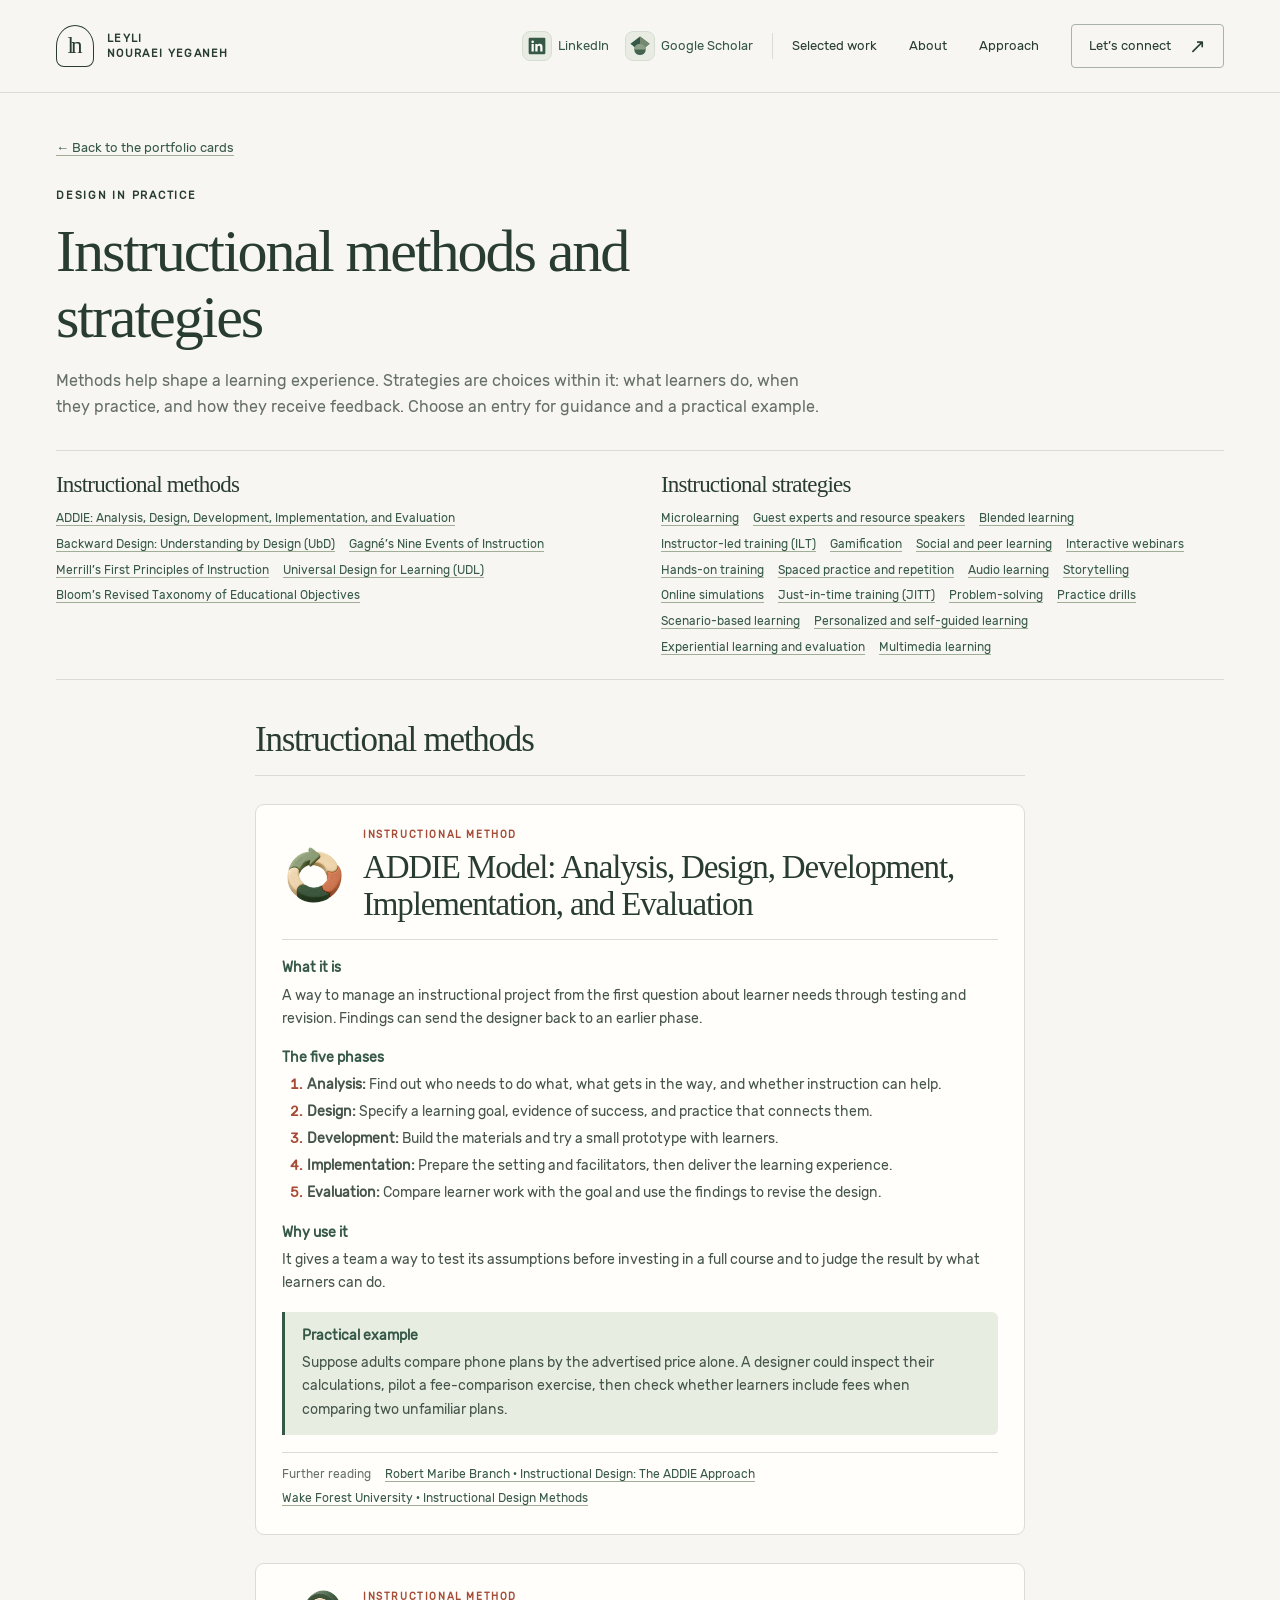
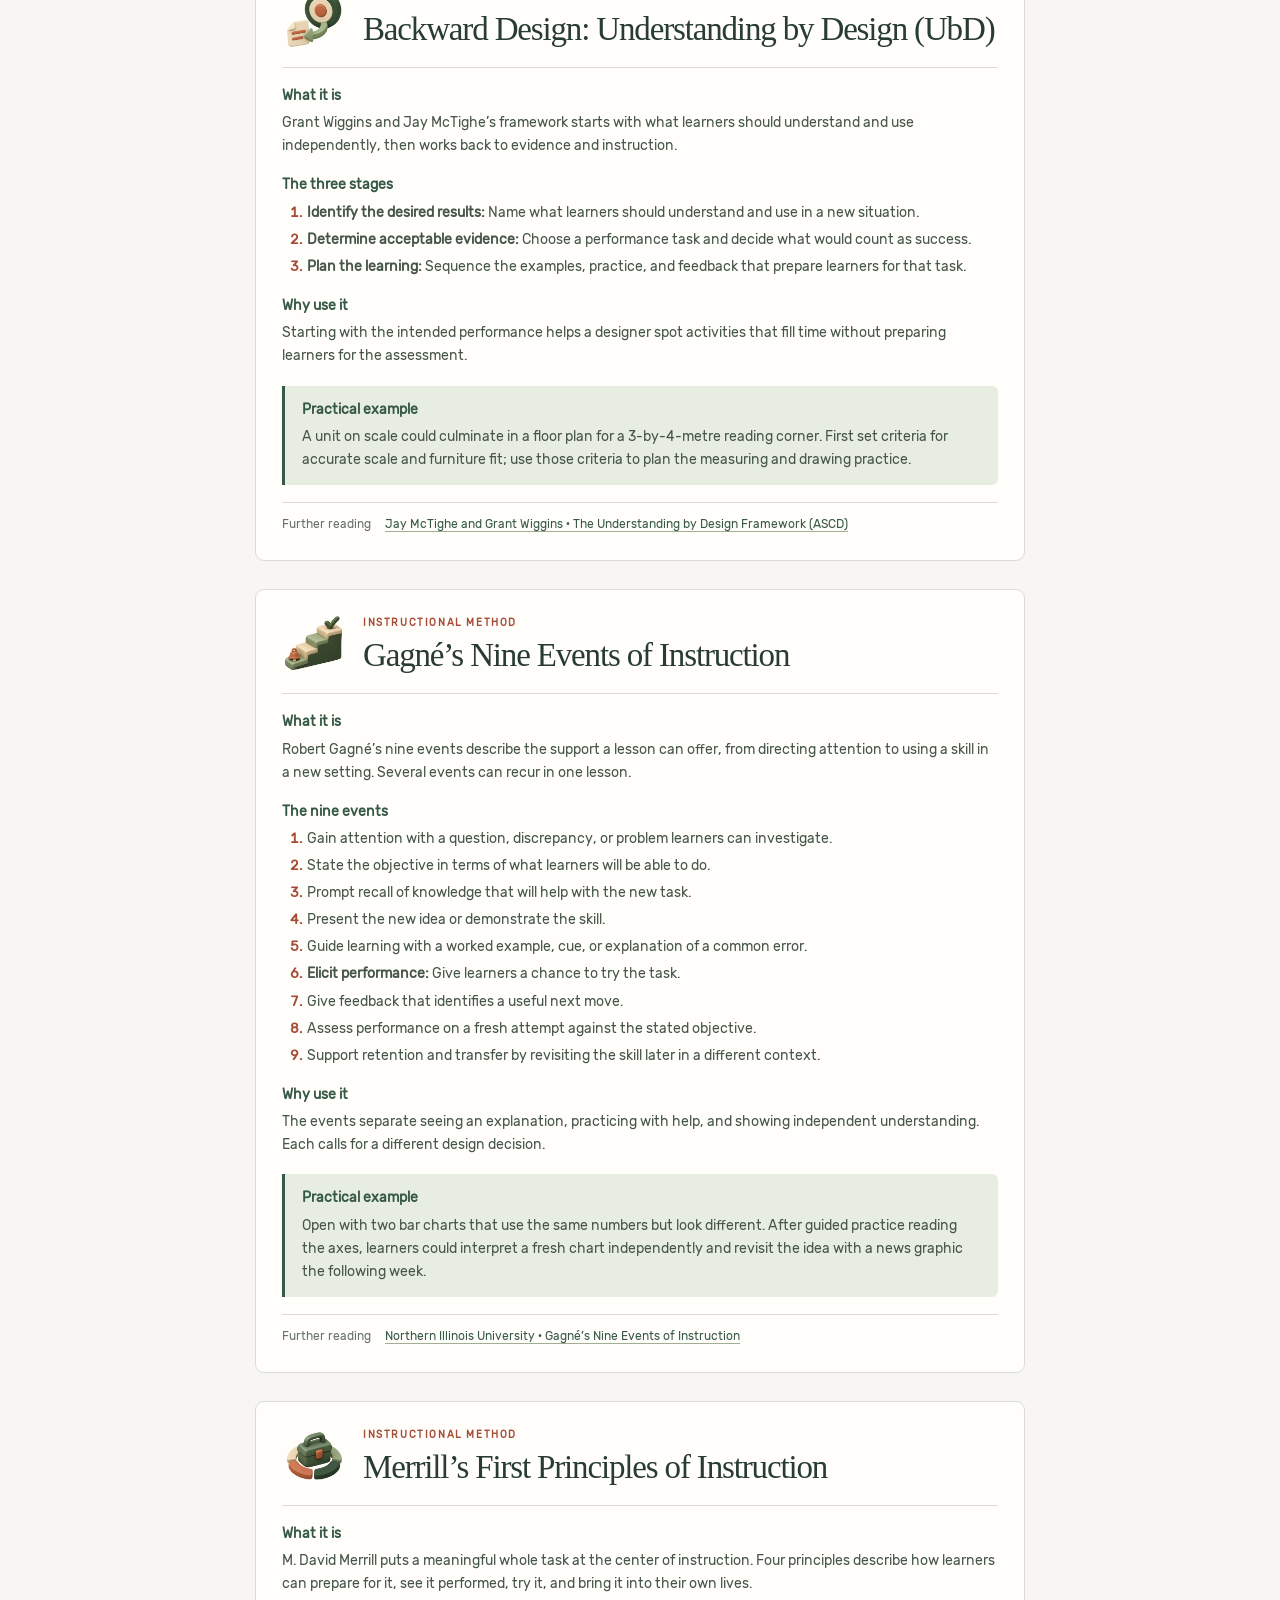
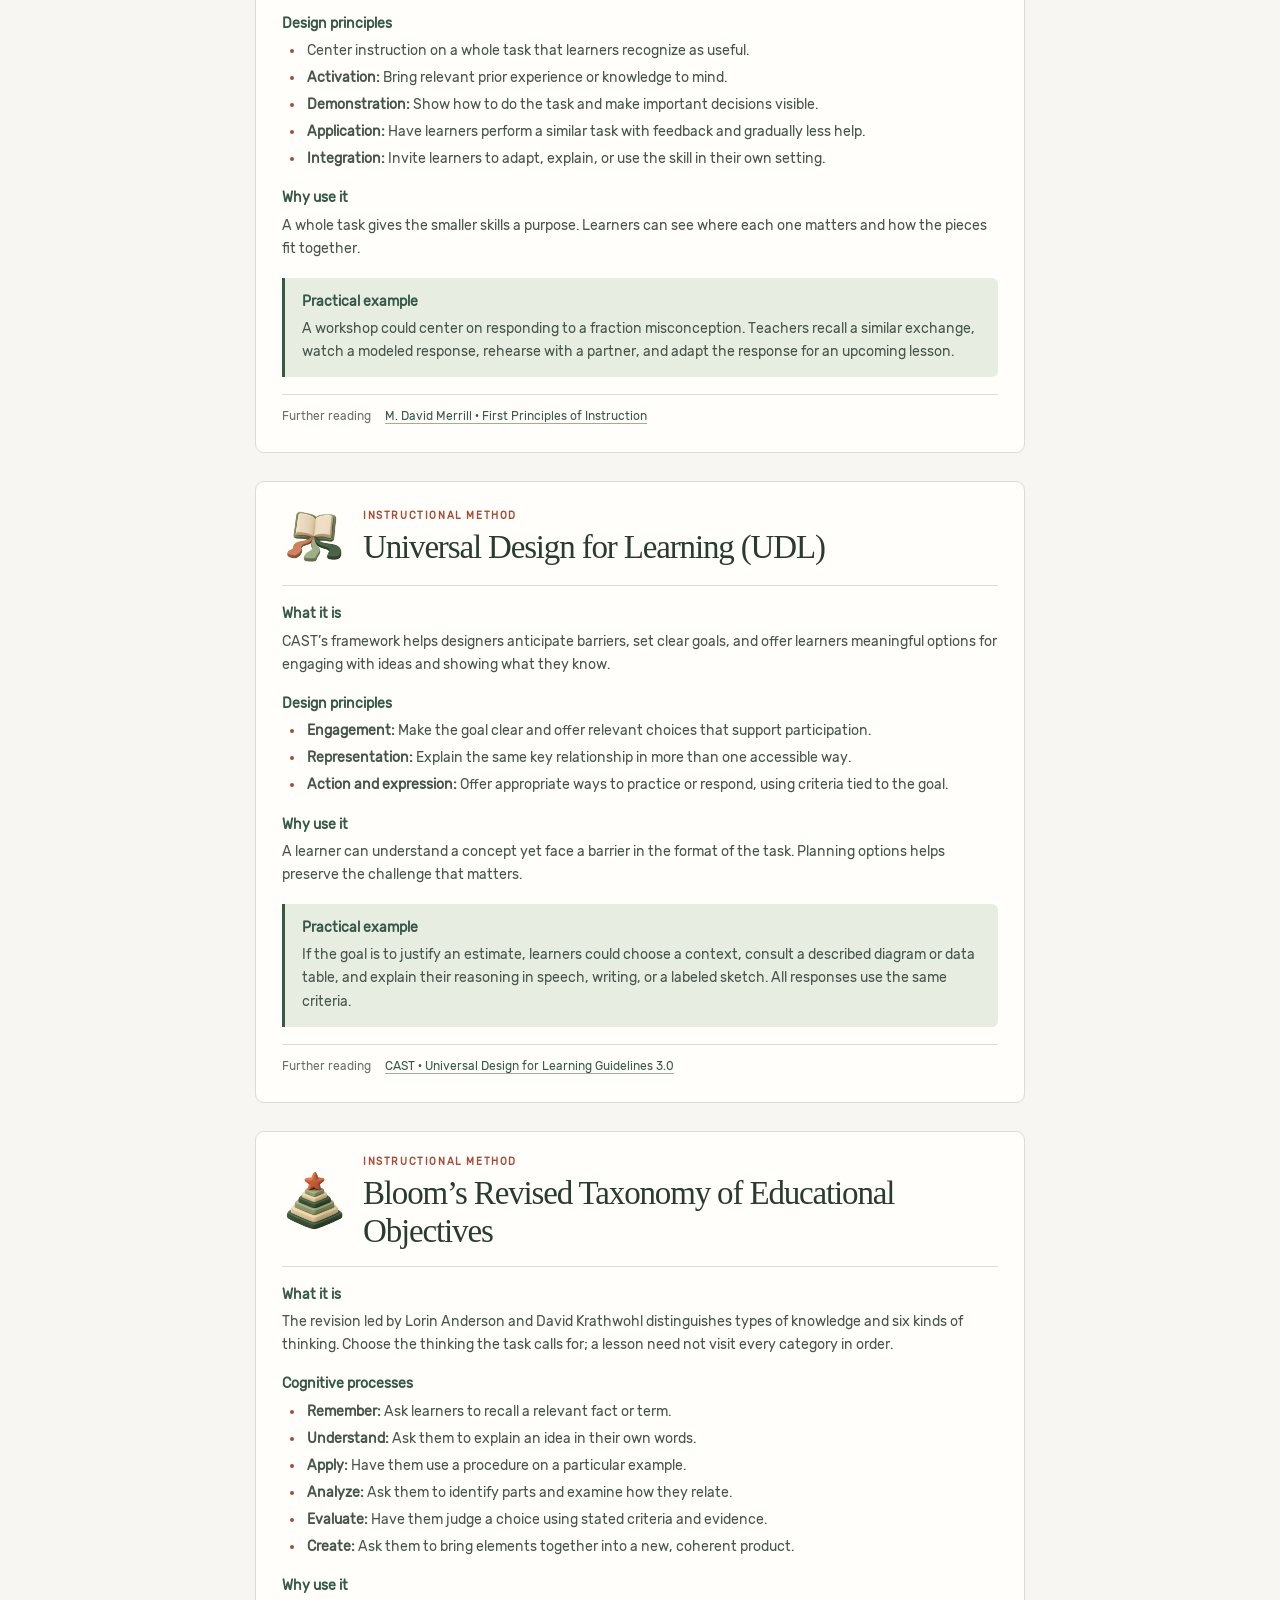
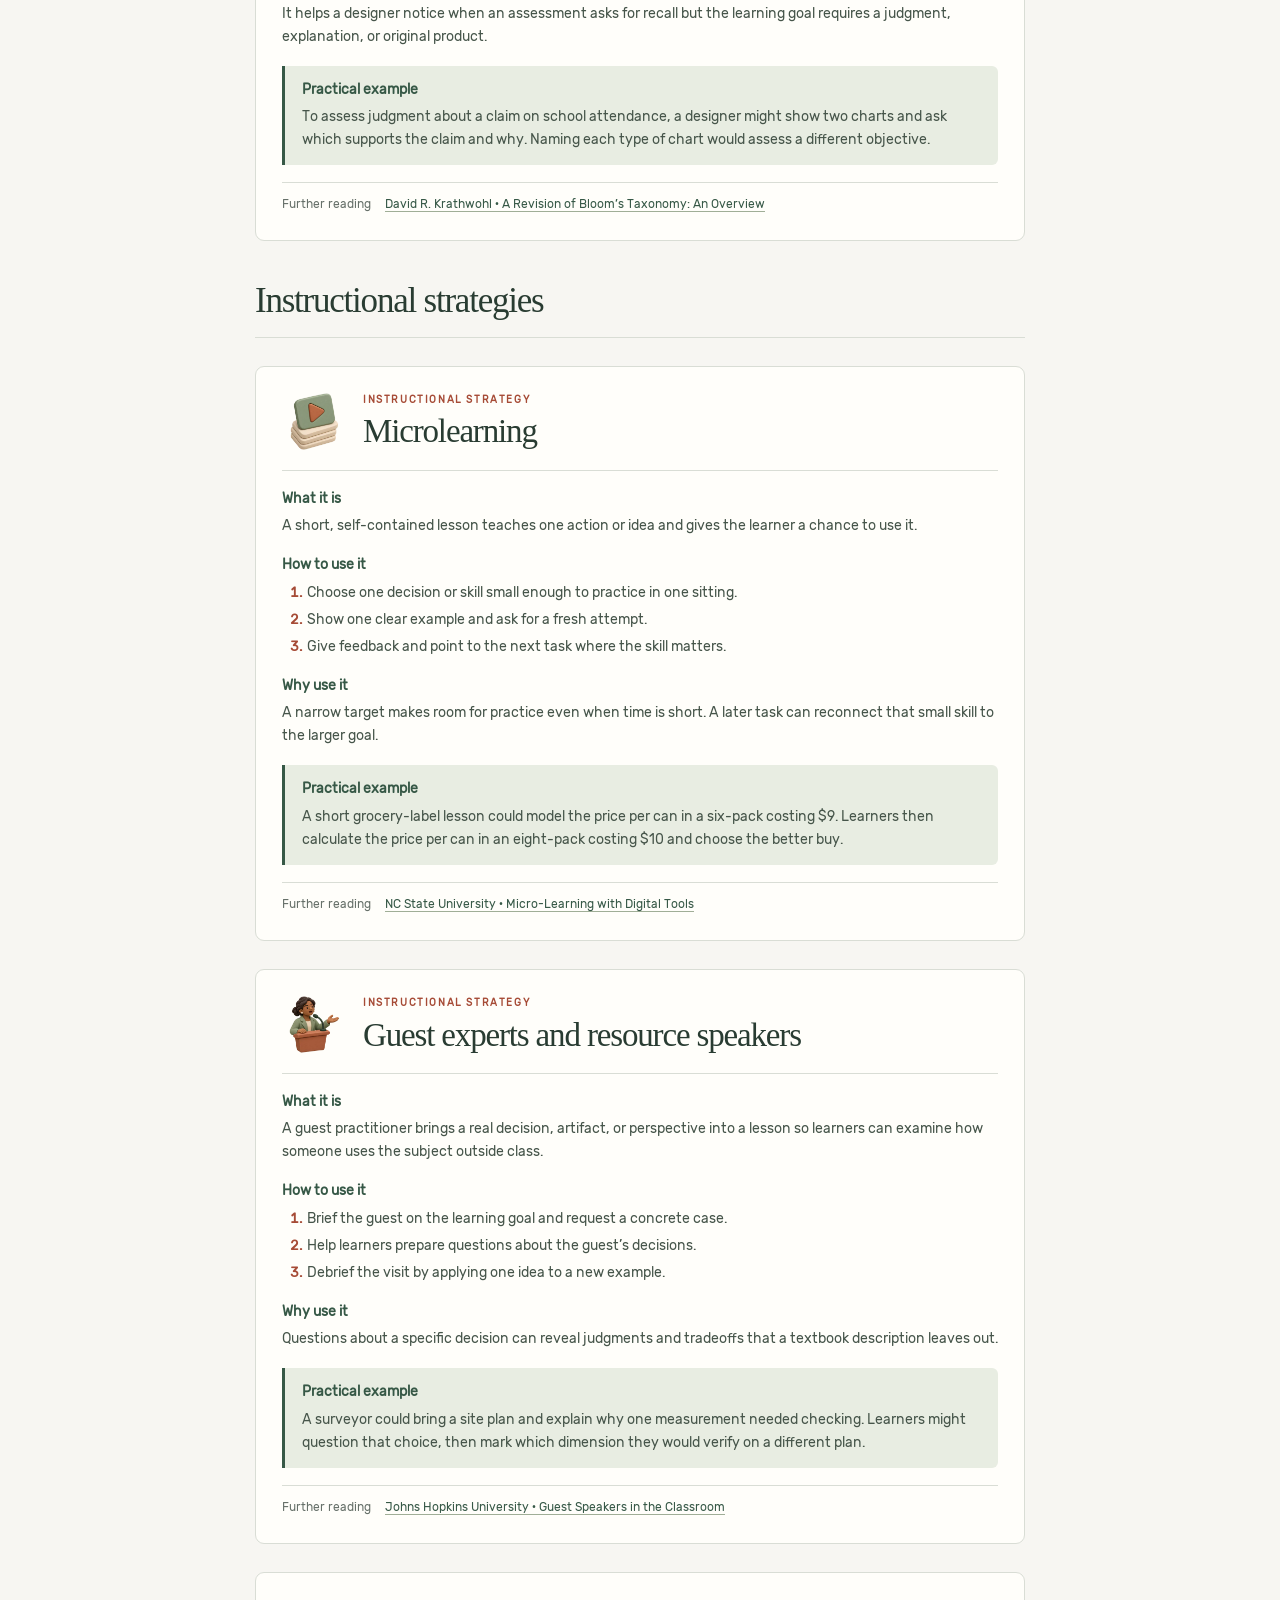
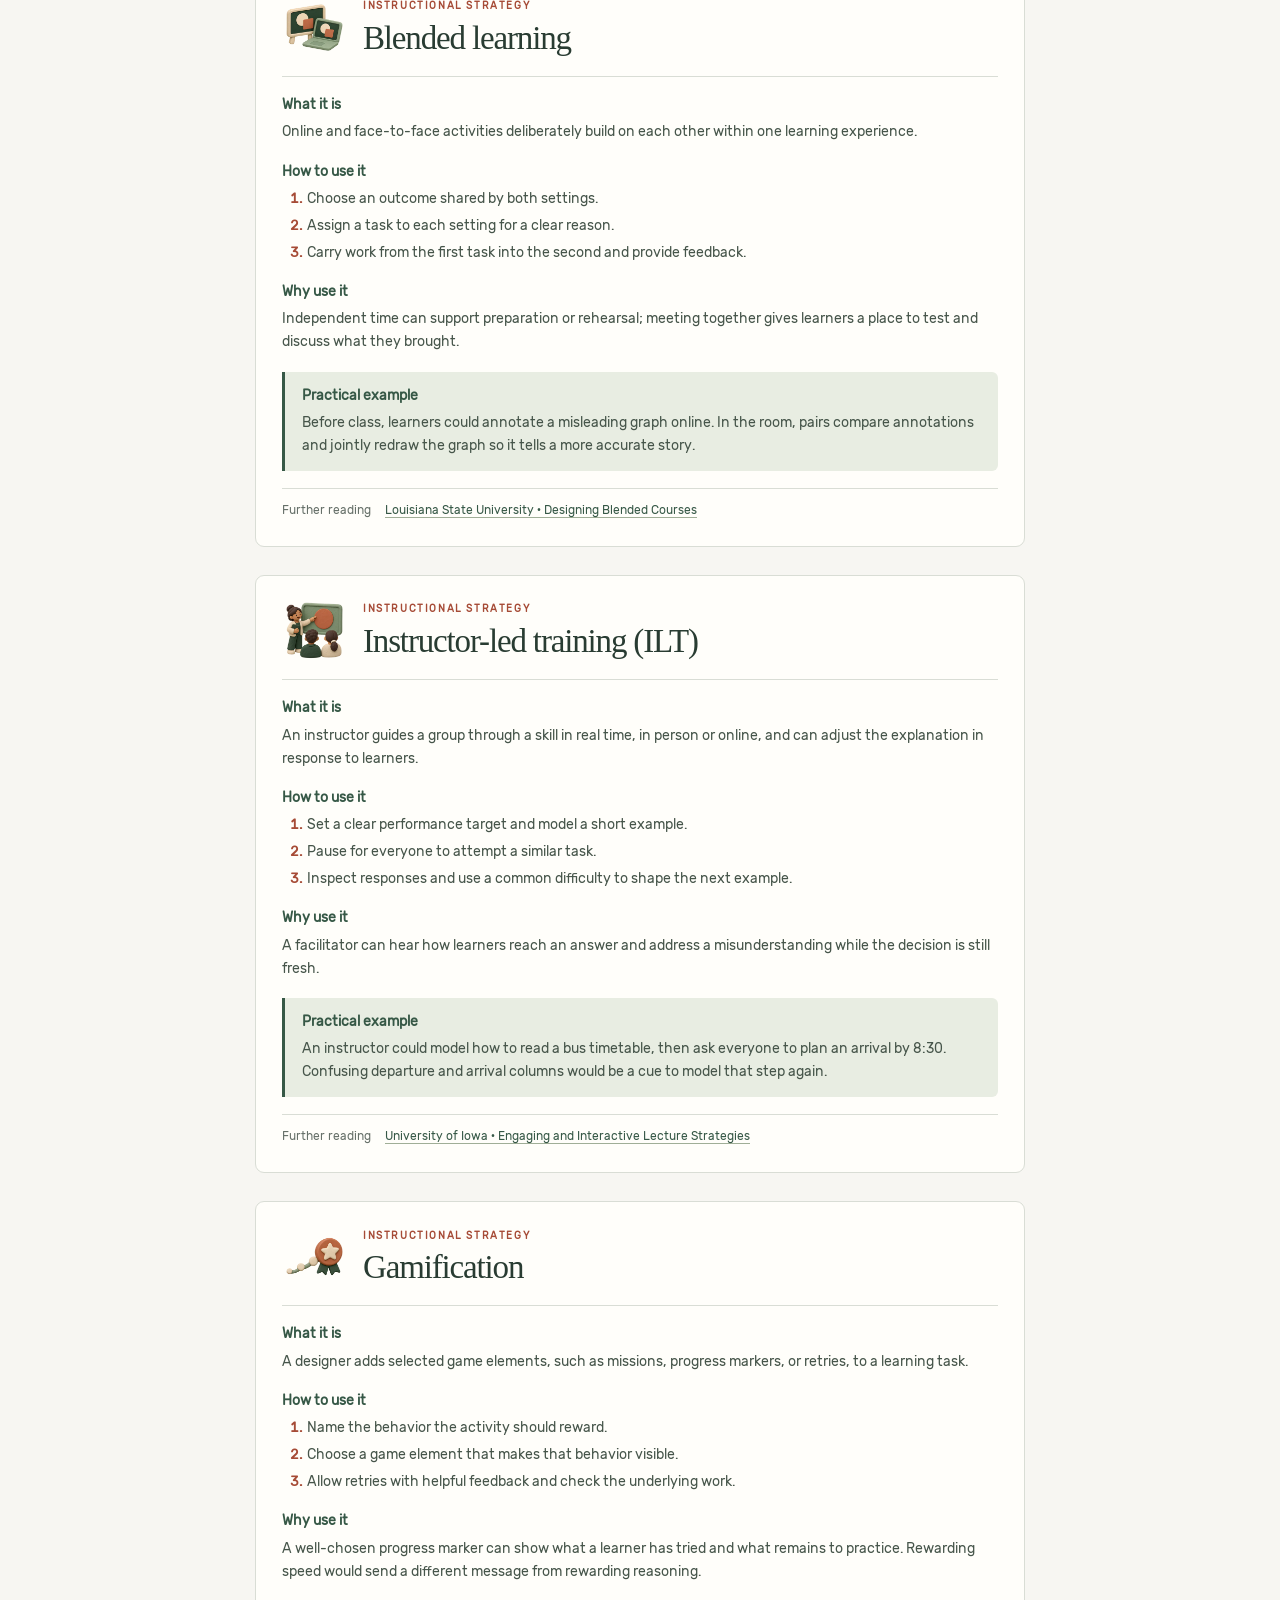
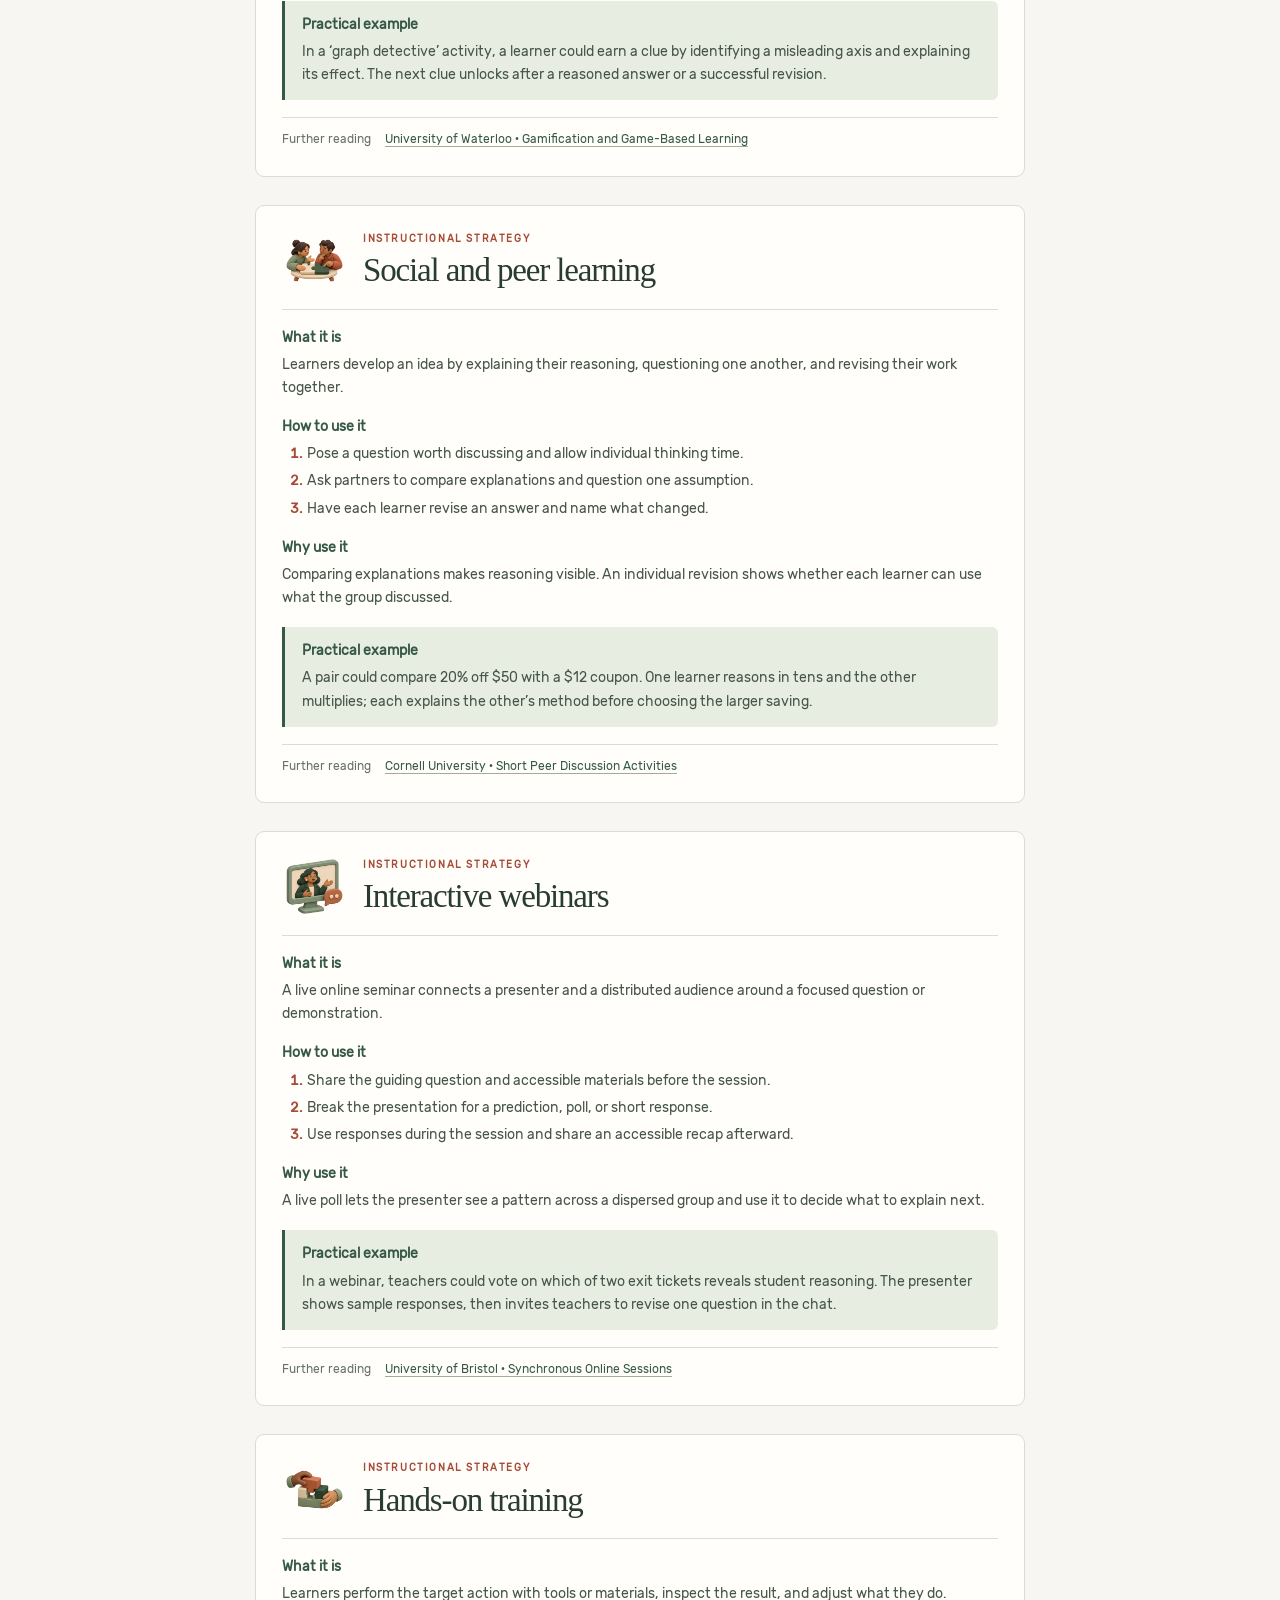
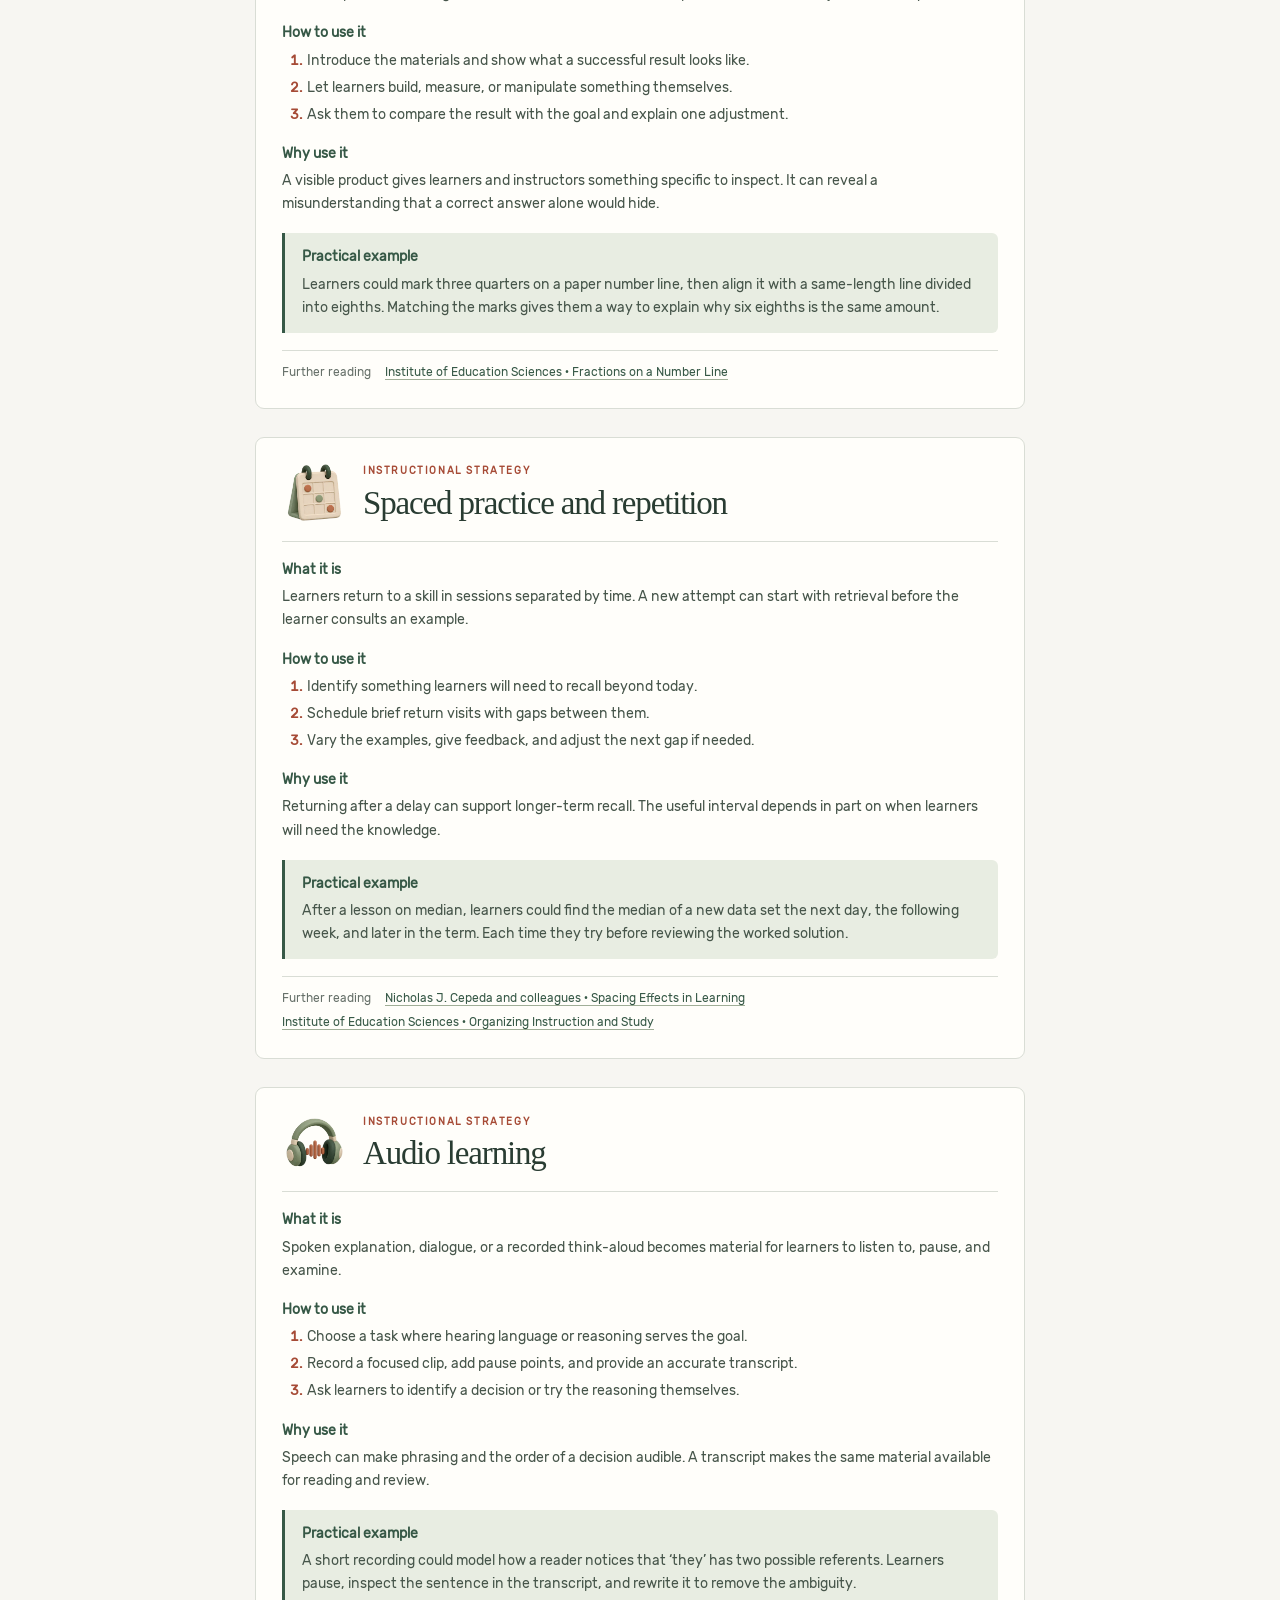
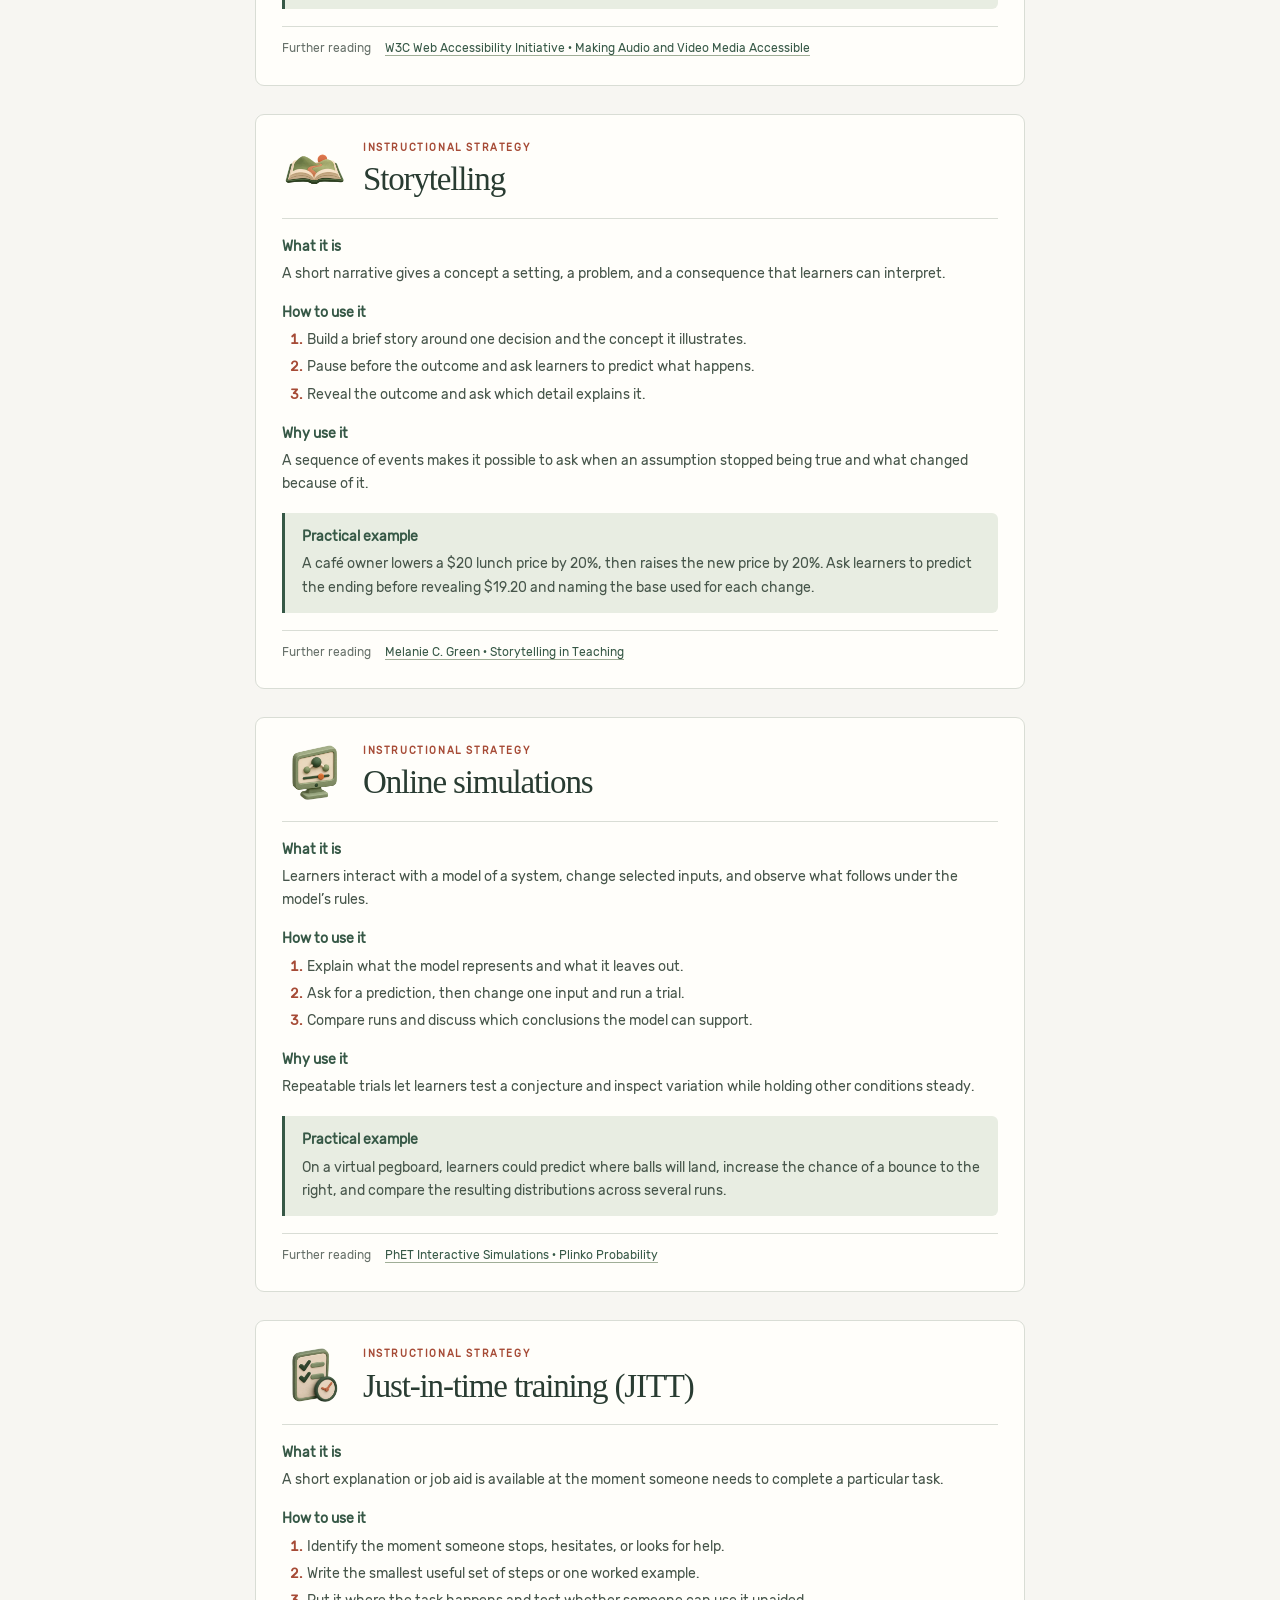
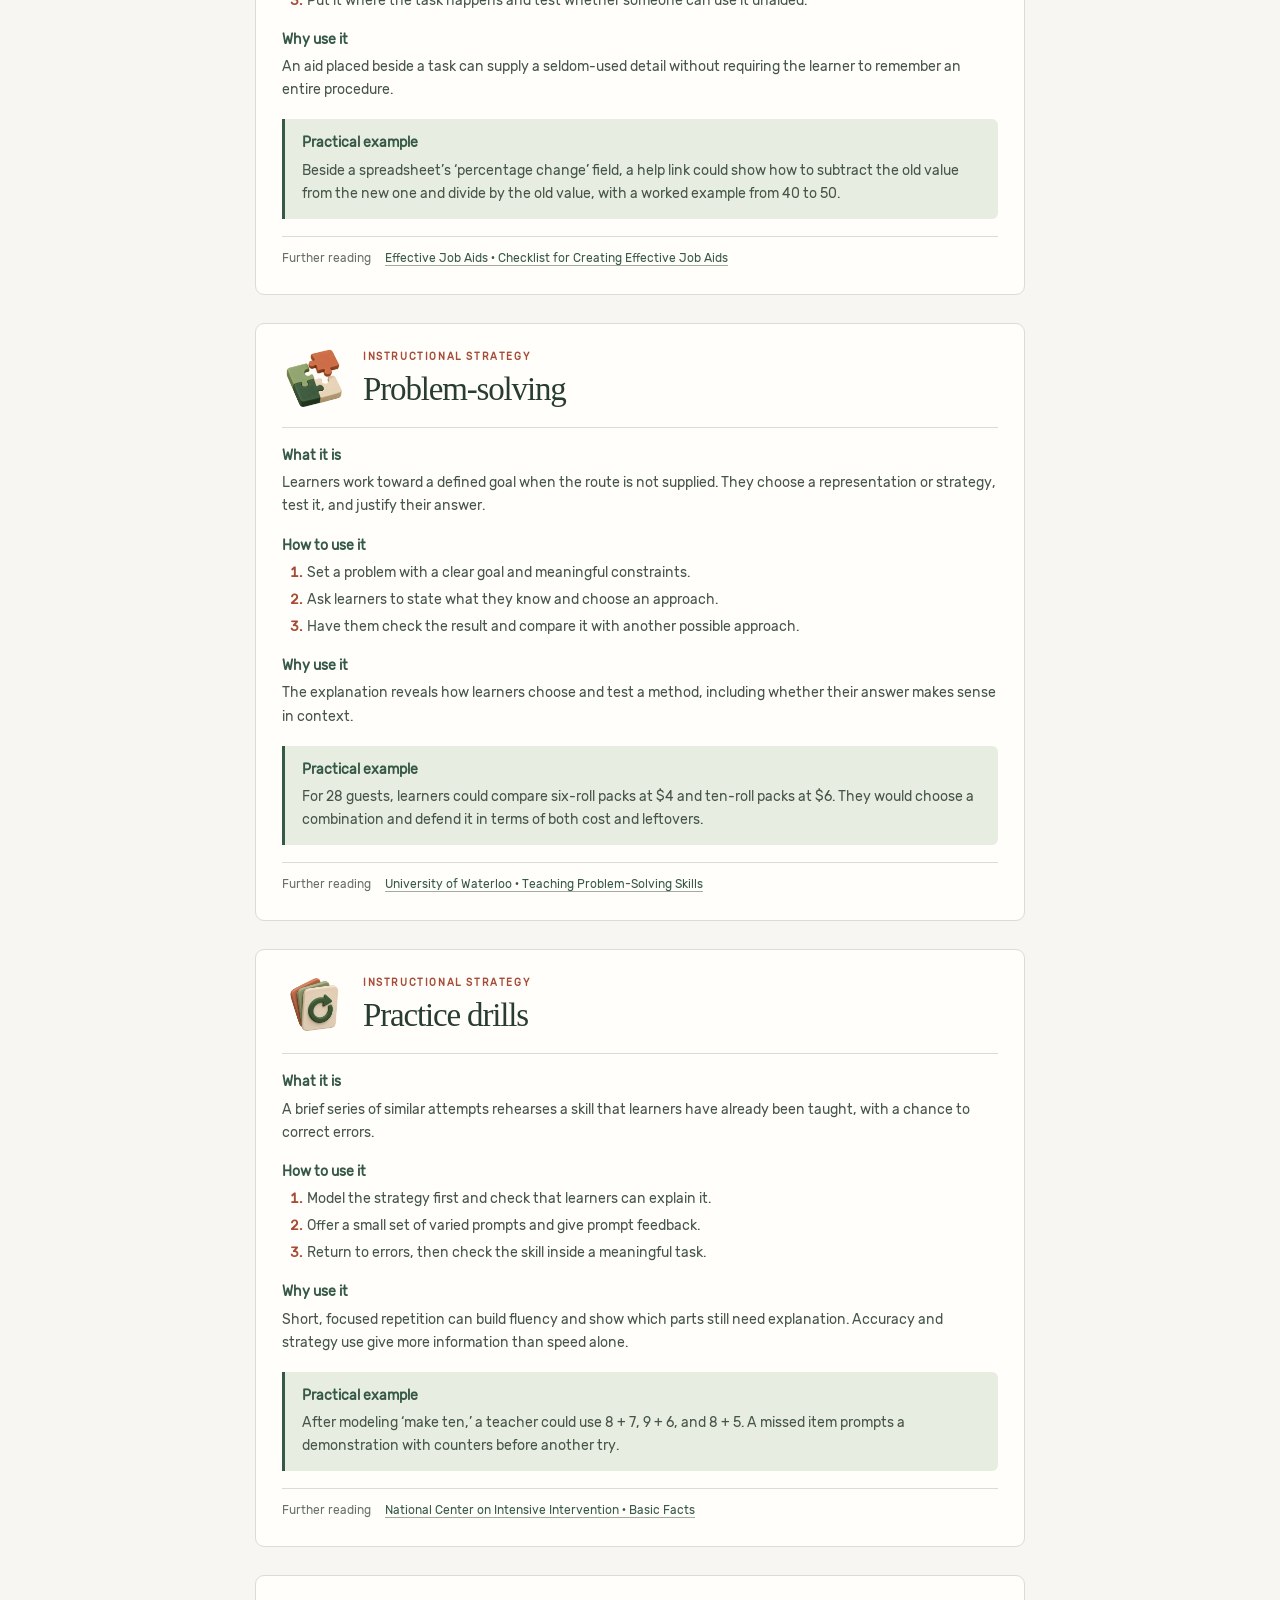
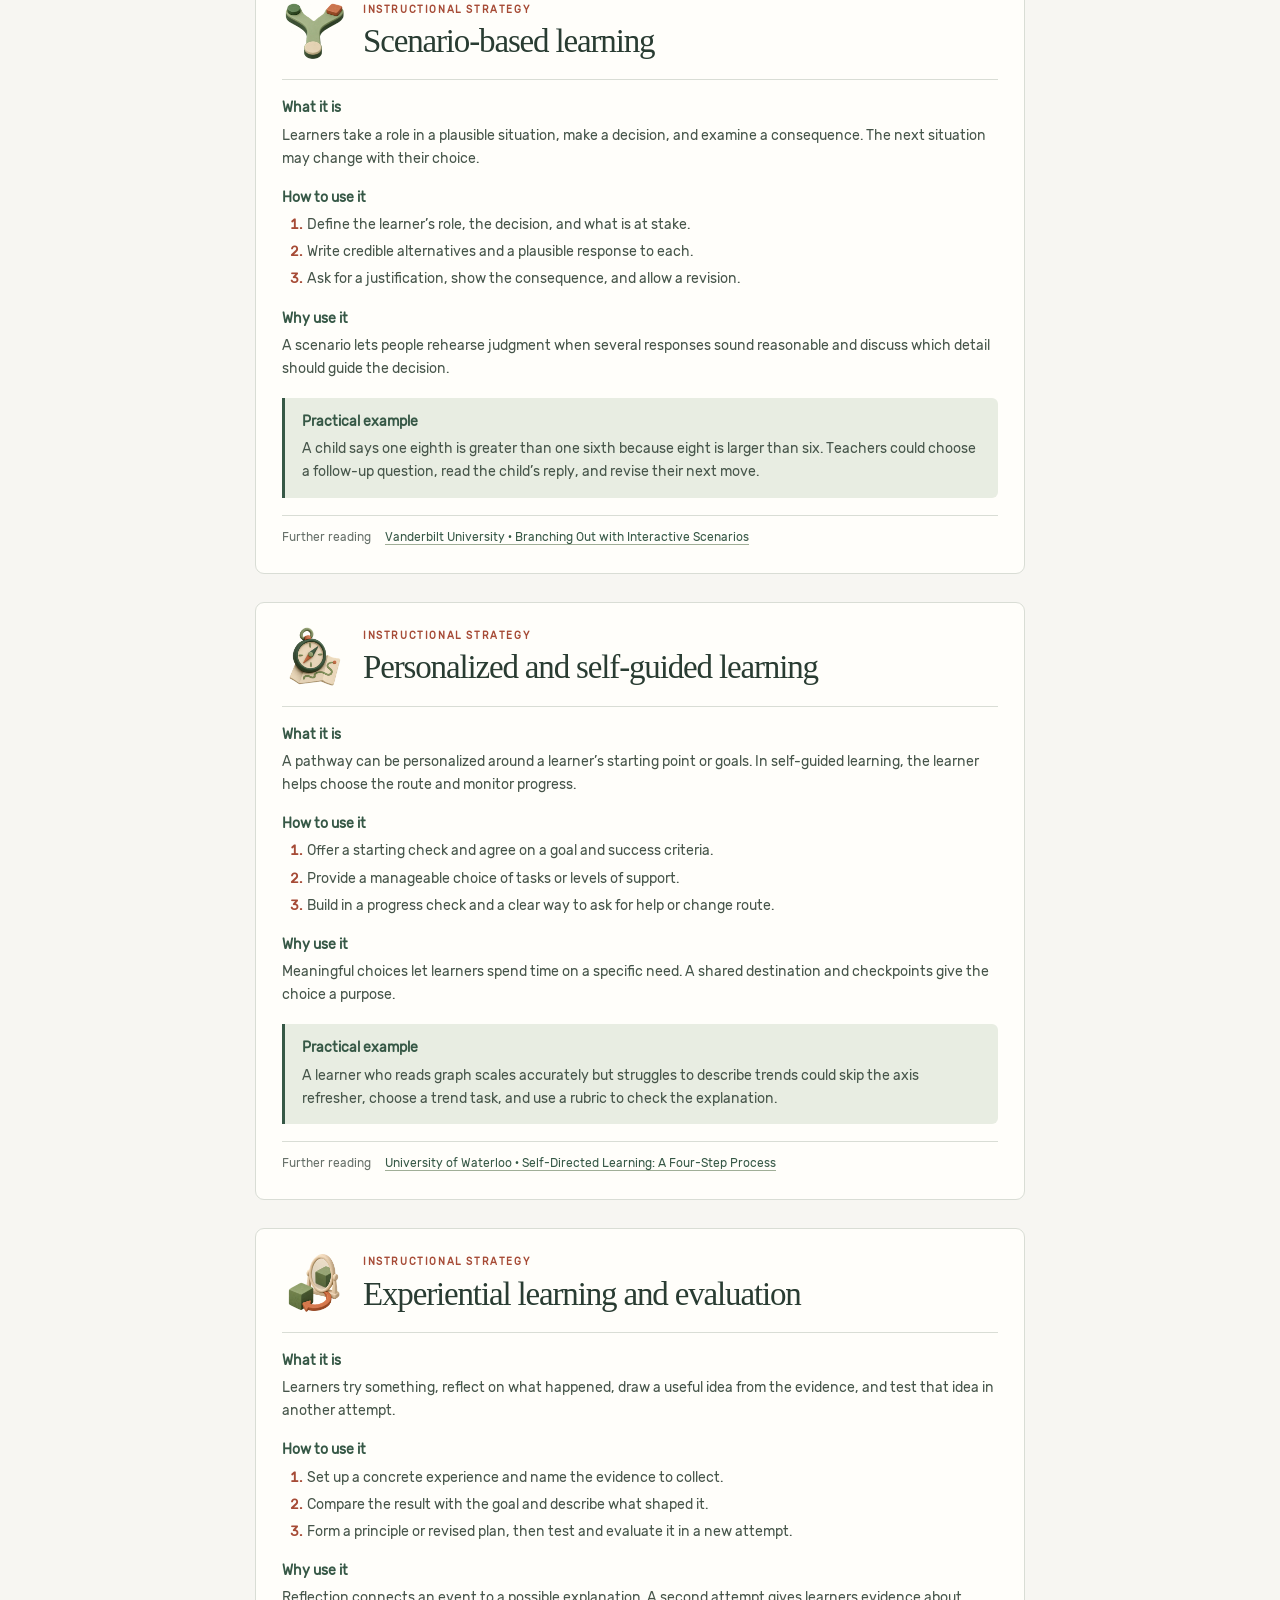
<file: instructional-practice/index.html>
<!doctype html>
<html lang="en"><head><meta charset="utf-8"><meta name="viewport" content="width=device-width, initial-scale=1"><title>Instructional methods and strategies | Leyli Nouraei Yeganeh</title><meta name="description" content="Explore six instructional design frameworks and nineteen learning strategies, with practical steps, examples, and further reading."><meta name="theme-color" content="#365846"><meta property="og:type" content="website"><meta property="og:title" content="Instructional methods and strategies | Leyli Nouraei Yeganeh"><meta property="og:description" content="Explore six instructional design frameworks and nineteen learning strategies, with practical steps, examples, and further reading."><meta property="og:url" content="https://yeganehleyli.github.io/instructional-practice/"><link rel="canonical" href="https://yeganehleyli.github.io/instructional-practice/"><link rel="icon" href="/assets/favicon.svg" type="image/svg+xml"><link rel="preload" href="/assets/portfolio-sans.woff" as="font" type="font/woff" crossorigin><link rel="stylesheet" href="/styles.css?v=d7964cf6d5"><link rel="stylesheet" href="/instructional-practice/practice.css"><script src="/site.js" defer></script></head><body><a class="skip-link" href="#main">Skip to content</a><div id="top"></div><header class="site-header"><div class="container header-inner"><a href="/" class="brand" aria-label="Leyli Nouraei Yeganeh — home"><span class="brand-mark" aria-hidden="true">ln</span><span class="brand-name">Leyli<br>Nouraei Yeganeh</span></a><nav class="header-profile-links" id="profile-links" aria-label="Professional profiles"><a href="https://www.linkedin.com/in/leyli-nouraei-yeganeh-851478257/" target="_blank" rel="noopener noreferrer" aria-label="LinkedIn profile of Leyli Nouraei Yeganeh (opens in a new tab)" title="Visit my LinkedIn profile"><span class="header-profile-icon"><img src="/assets/profiles/linkedin.svg" width="20" height="20" alt=""></span><span class="header-profile-label">LinkedIn</span></a><a href="https://scholar.google.com/citations?user=LFZGxkoAAAAJ&amp;hl=en" target="_blank" rel="noopener noreferrer" aria-label="Google Scholar profile of Leyli Nouraei Yeganeh (opens in a new tab)" title="View my publications on Google Scholar"><span class="header-profile-icon"><img src="/assets/profiles/google-scholar.svg" width="20" height="20" alt=""></span><span class="header-profile-label">Google Scholar</span></a></nav><button class="menu-toggle" aria-expanded="false" aria-controls="site-navigation">Menu</button><nav class="nav" id="site-navigation" aria-label="Main navigation"><a href="/#work">Selected work</a><a href="/#about">About</a><a href="/#approach">Approach</a><a href="/#contact" class="nav-contact">Let’s connect <span class="arrow" aria-hidden="true">↗</span></a></nav></div></header><main class="container practice-guide" id="main">
<div class="practice-guide-intro"><a class="practice-guide-return" href="/#instructional-practice">← Back to the portfolio cards</a><p class="eyebrow">Design in practice</p><h1>Instructional methods and strategies</h1><p>Methods help shape a learning experience. Strategies are choices within it: what learners do, when they practice, and how they receive feedback. Choose an entry for guidance and a practical example.</p></div>
<nav class="practice-guide-menu" aria-label="Jump to an entry"><div><h2>Instructional methods</h2><ul><li><a href="#addie">ADDIE: Analysis, Design, Development, Implementation, and Evaluation</a></li><li><a href="#backward-design">Backward Design: Understanding by Design (UbD)</a></li><li><a href="#gagne">Gagné’s Nine Events of Instruction</a></li><li><a href="#merrill">Merrill’s First Principles of Instruction</a></li><li><a href="#udl">Universal Design for Learning (UDL)</a></li><li><a href="#bloom">Bloom’s Revised Taxonomy of Educational Objectives</a></li></ul></div><div><h2>Instructional strategies</h2><ul><li><a href="#microlearning">Microlearning</a></li><li><a href="#guest-experts">Guest experts and resource speakers</a></li><li><a href="#blended-learning">Blended learning</a></li><li><a href="#instructor-led">Instructor-led training (ILT)</a></li><li><a href="#gamification">Gamification</a></li><li><a href="#peer-learning">Social and peer learning</a></li><li><a href="#webinars">Interactive webinars</a></li><li><a href="#hands-on">Hands-on training</a></li><li><a href="#spaced-practice">Spaced practice and repetition</a></li><li><a href="#audio-learning">Audio learning</a></li><li><a href="#storytelling">Storytelling</a></li><li><a href="#simulations">Online simulations</a></li><li><a href="#just-in-time">Just-in-time training (JITT)</a></li><li><a href="#problem-solving">Problem-solving</a></li><li><a href="#drills">Practice drills</a></li><li><a href="#scenarios">Scenario-based learning</a></li><li><a href="#self-guided">Personalized and self-guided learning</a></li><li><a href="#experiential">Experiential learning and evaluation</a></li><li><a href="#multimedia">Multimedia learning</a></li></ul></div></nav>
<section class="practice-guide-group" aria-labelledby="guide-methods"><h2 id="guide-methods">Instructional methods</h2>
<article class="practice-entry" id="addie">
<header class="practice-entry-head"><img class="practice-entry-icon" src="/assets/isometric/practice/addie.webp" width="256" height="256" loading="lazy" decoding="async" alt=""><div><p class="eyebrow">Instructional method</p><h3 class="practice-entry-title">ADDIE Model: Analysis, Design, Development, Implementation, and Evaluation</h3></div></header>
<div class="practice-entry-piece"><h4>What it is</h4><p>A way to manage an instructional project from the first question about learner needs through testing and revision. Findings can send the designer back to an earlier phase.</p></div>
<div class="practice-entry-piece"><h4>The five phases</h4><ol><li><strong>Analysis:</strong> Find out who needs to do what, what gets in the way, and whether instruction can help.</li><li><strong>Design:</strong> Specify a learning goal, evidence of success, and practice that connects them.</li><li><strong>Development:</strong> Build the materials and try a small prototype with learners.</li><li><strong>Implementation:</strong> Prepare the setting and facilitators, then deliver the learning experience.</li><li><strong>Evaluation:</strong> Compare learner work with the goal and use the findings to revise the design.</li></ol></div>
<div class="practice-entry-piece"><h4>Why use it</h4><p>It gives a team a way to test its assumptions before investing in a full course and to judge the result by what learners can do.</p></div>
<aside class="practice-example" aria-label="Practical example"><h4>Practical example</h4><p>Suppose adults compare phone plans by the advertised price alone. A designer could inspect their calculations, pilot a fee-comparison exercise, then check whether learners include fees when comparing two unfamiliar plans.</p></aside>
<footer class="practice-sources"><span>Further reading</span><a href="https://link.springer.com/book/10.1007/978-0-387-09506-6">Robert Maribe Branch · Instructional Design: The ADDIE Approach</a><a href="https://sps.wfu.edu/articles/instructional-design-methods/">Wake Forest University · Instructional Design Methods</a></footer></article>
<article class="practice-entry" id="backward-design">
<header class="practice-entry-head"><img class="practice-entry-icon" src="/assets/isometric/practice/backward-design.webp" width="256" height="256" loading="lazy" decoding="async" alt=""><div><p class="eyebrow">Instructional method</p><h3 class="practice-entry-title">Backward Design: Understanding by Design (UbD)</h3></div></header>
<div class="practice-entry-piece"><h4>What it is</h4><p>Grant Wiggins and Jay McTighe’s framework starts with what learners should understand and use independently, then works back to evidence and instruction.</p></div>
<div class="practice-entry-piece"><h4>The three stages</h4><ol><li><strong>Identify the desired results:</strong> Name what learners should understand and use in a new situation.</li><li><strong>Determine acceptable evidence:</strong> Choose a performance task and decide what would count as success.</li><li><strong>Plan the learning:</strong> Sequence the examples, practice, and feedback that prepare learners for that task.</li></ol></div>
<div class="practice-entry-piece"><h4>Why use it</h4><p>Starting with the intended performance helps a designer spot activities that fill time without preparing learners for the assessment.</p></div>
<aside class="practice-example" aria-label="Practical example"><h4>Practical example</h4><p>A unit on scale could culminate in a floor plan for a 3-by-4-metre reading corner. First set criteria for accurate scale and furniture fit; use those criteria to plan the measuring and drawing practice.</p></aside>
<footer class="practice-sources"><span>Further reading</span><a href="https://files.ascd.org/staticfiles/ascd/pdf/siteASCD/publications/UbD_WhitePaper0312.pdf">Jay McTighe and Grant Wiggins · The Understanding by Design Framework (ASCD)</a></footer></article>
<article class="practice-entry" id="gagne">
<header class="practice-entry-head"><img class="practice-entry-icon" src="/assets/isometric/practice/gagne.webp" width="256" height="256" loading="lazy" decoding="async" alt=""><div><p class="eyebrow">Instructional method</p><h3 class="practice-entry-title">Gagné’s Nine Events of Instruction</h3></div></header>
<div class="practice-entry-piece"><h4>What it is</h4><p>Robert Gagné’s nine events describe the support a lesson can offer, from directing attention to using a skill in a new setting. Several events can recur in one lesson.</p></div>
<div class="practice-entry-piece"><h4>The nine events</h4><ol><li>Gain attention with a question, discrepancy, or problem learners can investigate.</li><li>State the objective in terms of what learners will be able to do.</li><li>Prompt recall of knowledge that will help with the new task.</li><li>Present the new idea or demonstrate the skill.</li><li>Guide learning with a worked example, cue, or explanation of a common error.</li><li><strong>Elicit performance:</strong> Give learners a chance to try the task.</li><li>Give feedback that identifies a useful next move.</li><li>Assess performance on a fresh attempt against the stated objective.</li><li>Support retention and transfer by revisiting the skill later in a different context.</li></ol></div>
<div class="practice-entry-piece"><h4>Why use it</h4><p>The events separate seeing an explanation, practicing with help, and showing independent understanding. Each calls for a different design decision.</p></div>
<aside class="practice-example" aria-label="Practical example"><h4>Practical example</h4><p>Open with two bar charts that use the same numbers but look different. After guided practice reading the axes, learners could interpret a fresh chart independently and revisit the idea with a news graphic the following week.</p></aside>
<footer class="practice-sources"><span>Further reading</span><a href="https://www.niu.edu/citl/resources/guides/instructional-guide/gagnes-nine-events-of-instruction.shtml">Northern Illinois University · Gagné’s Nine Events of Instruction</a></footer></article>
<article class="practice-entry" id="merrill">
<header class="practice-entry-head"><img class="practice-entry-icon" src="/assets/isometric/practice/merrill.webp" width="256" height="256" loading="lazy" decoding="async" alt=""><div><p class="eyebrow">Instructional method</p><h3 class="practice-entry-title">Merrill’s First Principles of Instruction</h3></div></header>
<div class="practice-entry-piece"><h4>What it is</h4><p>M. David Merrill puts a meaningful whole task at the center of instruction. Four principles describe how learners can prepare for it, see it performed, try it, and bring it into their own lives.</p></div>
<div class="practice-entry-piece"><h4>Design principles</h4><ul><li>Center instruction on a whole task that learners recognize as useful.</li><li><strong>Activation:</strong> Bring relevant prior experience or knowledge to mind.</li><li><strong>Demonstration:</strong> Show how to do the task and make important decisions visible.</li><li><strong>Application:</strong> Have learners perform a similar task with feedback and gradually less help.</li><li><strong>Integration:</strong> Invite learners to adapt, explain, or use the skill in their own setting.</li></ul></div>
<div class="practice-entry-piece"><h4>Why use it</h4><p>A whole task gives the smaller skills a purpose. Learners can see where each one matters and how the pieces fit together.</p></div>
<aside class="practice-example" aria-label="Practical example"><h4>Practical example</h4><p>A workshop could center on responding to a fraction misconception. Teachers recall a similar exchange, watch a modeled response, rehearse with a partner, and adapt the response for an upcoming lesson.</p></aside>
<footer class="practice-sources"><span>Further reading</span><a href="https://link.springer.com/article/10.1007/BF02505024">M. David Merrill · First Principles of Instruction</a></footer></article>
<article class="practice-entry" id="udl">
<header class="practice-entry-head"><img class="practice-entry-icon" src="/assets/isometric/practice/udl.webp" width="256" height="256" loading="lazy" decoding="async" alt=""><div><p class="eyebrow">Instructional method</p><h3 class="practice-entry-title">Universal Design for Learning (UDL)</h3></div></header>
<div class="practice-entry-piece"><h4>What it is</h4><p>CAST’s framework helps designers anticipate barriers, set clear goals, and offer learners meaningful options for engaging with ideas and showing what they know.</p></div>
<div class="practice-entry-piece"><h4>Design principles</h4><ul><li><strong>Engagement:</strong> Make the goal clear and offer relevant choices that support participation.</li><li><strong>Representation:</strong> Explain the same key relationship in more than one accessible way.</li><li><strong>Action and expression:</strong> Offer appropriate ways to practice or respond, using criteria tied to the goal.</li></ul></div>
<div class="practice-entry-piece"><h4>Why use it</h4><p>A learner can understand a concept yet face a barrier in the format of the task. Planning options helps preserve the challenge that matters.</p></div>
<aside class="practice-example" aria-label="Practical example"><h4>Practical example</h4><p>If the goal is to justify an estimate, learners could choose a context, consult a described diagram or data table, and explain their reasoning in speech, writing, or a labeled sketch. All responses use the same criteria.</p></aside>
<footer class="practice-sources"><span>Further reading</span><a href="https://udlguidelines.cast.org/">CAST · Universal Design for Learning Guidelines 3.0</a></footer></article>
<article class="practice-entry" id="bloom">
<header class="practice-entry-head"><img class="practice-entry-icon" src="/assets/isometric/practice/bloom.webp" width="256" height="256" loading="lazy" decoding="async" alt=""><div><p class="eyebrow">Instructional method</p><h3 class="practice-entry-title">Bloom’s Revised Taxonomy of Educational Objectives</h3></div></header>
<div class="practice-entry-piece"><h4>What it is</h4><p>The revision led by Lorin Anderson and David Krathwohl distinguishes types of knowledge and six kinds of thinking. Choose the thinking the task calls for; a lesson need not visit every category in order.</p></div>
<div class="practice-entry-piece"><h4>Cognitive processes</h4><ul><li><strong>Remember:</strong> Ask learners to recall a relevant fact or term.</li><li><strong>Understand:</strong> Ask them to explain an idea in their own words.</li><li><strong>Apply:</strong> Have them use a procedure on a particular example.</li><li><strong>Analyze:</strong> Ask them to identify parts and examine how they relate.</li><li><strong>Evaluate:</strong> Have them judge a choice using stated criteria and evidence.</li><li><strong>Create:</strong> Ask them to bring elements together into a new, coherent product.</li></ul></div>
<div class="practice-entry-piece"><h4>Why use it</h4><p>It helps a designer notice when an assessment asks for recall but the learning goal requires a judgment, explanation, or original product.</p></div>
<aside class="practice-example" aria-label="Practical example"><h4>Practical example</h4><p>To assess judgment about a claim on school attendance, a designer might show two charts and ask which supports the claim and why. Naming each type of chart would assess a different objective.</p></aside>
<footer class="practice-sources"><span>Further reading</span><a href="https://bcrc.bio.umass.edu/si/sites/bcrc.bio.umass.edu.si/files/Krathwohl_Revised_Taxonomy.pdf">David R. Krathwohl · A Revision of Bloom’s Taxonomy: An Overview</a></footer></article>
</section>
<section class="practice-guide-group" aria-labelledby="guide-strategies"><h2 id="guide-strategies">Instructional strategies</h2>
<article class="practice-entry" id="microlearning">
<header class="practice-entry-head"><img class="practice-entry-icon" src="/assets/isometric/practice/microlearning.webp" width="256" height="256" loading="lazy" decoding="async" alt=""><div><p class="eyebrow">Instructional strategy</p><h3 class="practice-entry-title">Microlearning</h3></div></header>
<div class="practice-entry-piece"><h4>What it is</h4><p>A short, self-contained lesson teaches one action or idea and gives the learner a chance to use it.</p></div>
<div class="practice-entry-piece"><h4>How to use it</h4><ol><li>Choose one decision or skill small enough to practice in one sitting.</li><li>Show one clear example and ask for a fresh attempt.</li><li>Give feedback and point to the next task where the skill matters.</li></ol></div>
<div class="practice-entry-piece"><h4>Why use it</h4><p>A narrow target makes room for practice even when time is short. A later task can reconnect that small skill to the larger goal.</p></div>
<aside class="practice-example" aria-label="Practical example"><h4>Practical example</h4><p>A short grocery-label lesson could model the price per can in a six-pack costing $9. Learners then calculate the price per can in an eight-pack costing $10 and choose the better buy.</p></aside>
<footer class="practice-sources"><span>Further reading</span><a href="https://teaching-resources.delta.ncsu.edu/micro-learning-with-digital-tools/">NC State University · Micro-Learning with Digital Tools</a></footer></article>
<article class="practice-entry" id="guest-experts">
<header class="practice-entry-head"><img class="practice-entry-icon" src="/assets/isometric/practice/guest-experts.webp" width="256" height="256" loading="lazy" decoding="async" alt=""><div><p class="eyebrow">Instructional strategy</p><h3 class="practice-entry-title">Guest experts and resource speakers</h3></div></header>
<div class="practice-entry-piece"><h4>What it is</h4><p>A guest practitioner brings a real decision, artifact, or perspective into a lesson so learners can examine how someone uses the subject outside class.</p></div>
<div class="practice-entry-piece"><h4>How to use it</h4><ol><li>Brief the guest on the learning goal and request a concrete case.</li><li>Help learners prepare questions about the guest’s decisions.</li><li>Debrief the visit by applying one idea to a new example.</li></ol></div>
<div class="practice-entry-piece"><h4>Why use it</h4><p>Questions about a specific decision can reveal judgments and tradeoffs that a textbook description leaves out.</p></div>
<aside class="practice-example" aria-label="Practical example"><h4>Practical example</h4><p>A surveyor could bring a site plan and explain why one measurement needed checking. Learners might question that choice, then mark which dimension they would verify on a different plan.</p></aside>
<footer class="practice-sources"><span>Further reading</span><a href="https://ii.library.jhu.edu/2023/06/27/quick-tips-guest-speakers-in-the-classroom/">Johns Hopkins University · Guest Speakers in the Classroom</a></footer></article>
<article class="practice-entry" id="blended-learning">
<header class="practice-entry-head"><img class="practice-entry-icon" src="/assets/isometric/practice/blended-learning.webp" width="256" height="256" loading="lazy" decoding="async" alt=""><div><p class="eyebrow">Instructional strategy</p><h3 class="practice-entry-title">Blended learning</h3></div></header>
<div class="practice-entry-piece"><h4>What it is</h4><p>Online and face-to-face activities deliberately build on each other within one learning experience.</p></div>
<div class="practice-entry-piece"><h4>How to use it</h4><ol><li>Choose an outcome shared by both settings.</li><li>Assign a task to each setting for a clear reason.</li><li>Carry work from the first task into the second and provide feedback.</li></ol></div>
<div class="practice-entry-piece"><h4>Why use it</h4><p>Independent time can support preparation or rehearsal; meeting together gives learners a place to test and discuss what they brought.</p></div>
<aside class="practice-example" aria-label="Practical example"><h4>Practical example</h4><p>Before class, learners could annotate a misleading graph online. In the room, pairs compare annotations and jointly redraw the graph so it tells a more accurate story.</p></aside>
<footer class="practice-sources"><span>Further reading</span><a href="https://facultysupport.lsu.edu/resources/designing-blended-courses/">Louisiana State University · Designing Blended Courses</a></footer></article>
<article class="practice-entry" id="instructor-led">
<header class="practice-entry-head"><img class="practice-entry-icon" src="/assets/isometric/practice/instructor-led.webp" width="256" height="256" loading="lazy" decoding="async" alt=""><div><p class="eyebrow">Instructional strategy</p><h3 class="practice-entry-title">Instructor-led training (ILT)</h3></div></header>
<div class="practice-entry-piece"><h4>What it is</h4><p>An instructor guides a group through a skill in real time, in person or online, and can adjust the explanation in response to learners.</p></div>
<div class="practice-entry-piece"><h4>How to use it</h4><ol><li>Set a clear performance target and model a short example.</li><li>Pause for everyone to attempt a similar task.</li><li>Inspect responses and use a common difficulty to shape the next example.</li></ol></div>
<div class="practice-entry-piece"><h4>Why use it</h4><p>A facilitator can hear how learners reach an answer and address a misunderstanding while the decision is still fresh.</p></div>
<aside class="practice-example" aria-label="Practical example"><h4>Practical example</h4><p>An instructor could model how to read a bus timetable, then ask everyone to plan an arrival by 8:30. Confusing departure and arrival columns would be a cue to model that step again.</p></aside>
<footer class="practice-sources"><span>Further reading</span><a href="https://teaching.center.uiowa.edu/engaging-and-interactive-lecture-strategies">University of Iowa · Engaging and Interactive Lecture Strategies</a></footer></article>
<article class="practice-entry" id="gamification">
<header class="practice-entry-head"><img class="practice-entry-icon" src="/assets/isometric/practice/gamification.webp" width="256" height="256" loading="lazy" decoding="async" alt=""><div><p class="eyebrow">Instructional strategy</p><h3 class="practice-entry-title">Gamification</h3></div></header>
<div class="practice-entry-piece"><h4>What it is</h4><p>A designer adds selected game elements, such as missions, progress markers, or retries, to a learning task.</p></div>
<div class="practice-entry-piece"><h4>How to use it</h4><ol><li>Name the behavior the activity should reward.</li><li>Choose a game element that makes that behavior visible.</li><li>Allow retries with helpful feedback and check the underlying work.</li></ol></div>
<div class="practice-entry-piece"><h4>Why use it</h4><p>A well-chosen progress marker can show what a learner has tried and what remains to practice. Rewarding speed would send a different message from rewarding reasoning.</p></div>
<aside class="practice-example" aria-label="Practical example"><h4>Practical example</h4><p>In a ‘graph detective’ activity, a learner could earn a clue by identifying a misleading axis and explaining its effect. The next clue unlocks after a reasoned answer or a successful revision.</p></aside>
<footer class="practice-sources"><span>Further reading</span><a href="https://uwaterloo.ca/centre-for-teaching-excellence/catalogs/tip-sheets/gamification-and-game-based-learning">University of Waterloo · Gamification and Game-Based Learning</a></footer></article>
<article class="practice-entry" id="peer-learning">
<header class="practice-entry-head"><img class="practice-entry-icon" src="/assets/isometric/practice/peer-learning.webp" width="256" height="256" loading="lazy" decoding="async" alt=""><div><p class="eyebrow">Instructional strategy</p><h3 class="practice-entry-title">Social and peer learning</h3></div></header>
<div class="practice-entry-piece"><h4>What it is</h4><p>Learners develop an idea by explaining their reasoning, questioning one another, and revising their work together.</p></div>
<div class="practice-entry-piece"><h4>How to use it</h4><ol><li>Pose a question worth discussing and allow individual thinking time.</li><li>Ask partners to compare explanations and question one assumption.</li><li>Have each learner revise an answer and name what changed.</li></ol></div>
<div class="practice-entry-piece"><h4>Why use it</h4><p>Comparing explanations makes reasoning visible. An individual revision shows whether each learner can use what the group discussed.</p></div>
<aside class="practice-example" aria-label="Practical example"><h4>Practical example</h4><p>A pair could compare 20% off $50 with a $12 coupon. One learner reasons in tens and the other multiplies; each explains the other’s method before choosing the larger saving.</p></aside>
<footer class="practice-sources"><span>Further reading</span><a href="https://teaching.cornell.edu/teaching-resources/active-collaborative-learning/collaborative-learning/incorporating-short-peer">Cornell University · Short Peer Discussion Activities</a></footer></article>
<article class="practice-entry" id="webinars">
<header class="practice-entry-head"><img class="practice-entry-icon" src="/assets/isometric/practice/webinars.webp" width="256" height="256" loading="lazy" decoding="async" alt=""><div><p class="eyebrow">Instructional strategy</p><h3 class="practice-entry-title">Interactive webinars</h3></div></header>
<div class="practice-entry-piece"><h4>What it is</h4><p>A live online seminar connects a presenter and a distributed audience around a focused question or demonstration.</p></div>
<div class="practice-entry-piece"><h4>How to use it</h4><ol><li>Share the guiding question and accessible materials before the session.</li><li>Break the presentation for a prediction, poll, or short response.</li><li>Use responses during the session and share an accessible recap afterward.</li></ol></div>
<div class="practice-entry-piece"><h4>Why use it</h4><p>A live poll lets the presenter see a pattern across a dispersed group and use it to decide what to explain next.</p></div>
<aside class="practice-example" aria-label="Practical example"><h4>Practical example</h4><p>In a webinar, teachers could vote on which of two exit tickets reveals student reasoning. The presenter shows sample responses, then invites teachers to revise one question in the chat.</p></aside>
<footer class="practice-sources"><span>Further reading</span><a href="https://www.bristol.ac.uk/digital-education/teaching-online/synchronous-online-sessions/">University of Bristol · Synchronous Online Sessions</a></footer></article>
<article class="practice-entry" id="hands-on">
<header class="practice-entry-head"><img class="practice-entry-icon" src="/assets/isometric/practice/hands-on.webp" width="256" height="256" loading="lazy" decoding="async" alt=""><div><p class="eyebrow">Instructional strategy</p><h3 class="practice-entry-title">Hands-on training</h3></div></header>
<div class="practice-entry-piece"><h4>What it is</h4><p>Learners perform the target action with tools or materials, inspect the result, and adjust what they do.</p></div>
<div class="practice-entry-piece"><h4>How to use it</h4><ol><li>Introduce the materials and show what a successful result looks like.</li><li>Let learners build, measure, or manipulate something themselves.</li><li>Ask them to compare the result with the goal and explain one adjustment.</li></ol></div>
<div class="practice-entry-piece"><h4>Why use it</h4><p>A visible product gives learners and instructors something specific to inspect. It can reveal a misunderstanding that a correct answer alone would hide.</p></div>
<aside class="practice-example" aria-label="Practical example"><h4>Practical example</h4><p>Learners could mark three quarters on a paper number line, then align it with a same-length line divided into eighths. Matching the marks gives them a way to explain why six eighths is the same amount.</p></aside>
<footer class="practice-sources"><span>Further reading</span><a href="https://ies.ed.gov/ncee/rel/fractions-grade-6/pdf/Module1_Workbook.pdf">Institute of Education Sciences · Fractions on a Number Line</a></footer></article>
<article class="practice-entry" id="spaced-practice">
<header class="practice-entry-head"><img class="practice-entry-icon" src="/assets/isometric/practice/spaced-practice.webp" width="256" height="256" loading="lazy" decoding="async" alt=""><div><p class="eyebrow">Instructional strategy</p><h3 class="practice-entry-title">Spaced practice and repetition</h3></div></header>
<div class="practice-entry-piece"><h4>What it is</h4><p>Learners return to a skill in sessions separated by time. A new attempt can start with retrieval before the learner consults an example.</p></div>
<div class="practice-entry-piece"><h4>How to use it</h4><ol><li>Identify something learners will need to recall beyond today.</li><li>Schedule brief return visits with gaps between them.</li><li>Vary the examples, give feedback, and adjust the next gap if needed.</li></ol></div>
<div class="practice-entry-piece"><h4>Why use it</h4><p>Returning after a delay can support longer-term recall. The useful interval depends in part on when learners will need the knowledge.</p></div>
<aside class="practice-example" aria-label="Practical example"><h4>Practical example</h4><p>After a lesson on median, learners could find the median of a new data set the next day, the following week, and later in the term. Each time they try before reviewing the worked solution.</p></aside>
<footer class="practice-sources"><span>Further reading</span><a href="https://digitalcommons.usf.edu/psy_facpub/1766/">Nicholas J. Cepeda and colleagues · Spacing Effects in Learning</a><a href="https://ies.ed.gov/ncee/WWC/PracticeGuide/1">Institute of Education Sciences · Organizing Instruction and Study</a></footer></article>
<article class="practice-entry" id="audio-learning">
<header class="practice-entry-head"><img class="practice-entry-icon" src="/assets/isometric/practice/audio-learning.webp" width="256" height="256" loading="lazy" decoding="async" alt=""><div><p class="eyebrow">Instructional strategy</p><h3 class="practice-entry-title">Audio learning</h3></div></header>
<div class="practice-entry-piece"><h4>What it is</h4><p>Spoken explanation, dialogue, or a recorded think-aloud becomes material for learners to listen to, pause, and examine.</p></div>
<div class="practice-entry-piece"><h4>How to use it</h4><ol><li>Choose a task where hearing language or reasoning serves the goal.</li><li>Record a focused clip, add pause points, and provide an accurate transcript.</li><li>Ask learners to identify a decision or try the reasoning themselves.</li></ol></div>
<div class="practice-entry-piece"><h4>Why use it</h4><p>Speech can make phrasing and the order of a decision audible. A transcript makes the same material available for reading and review.</p></div>
<aside class="practice-example" aria-label="Practical example"><h4>Practical example</h4><p>A short recording could model how a reader notices that ‘they’ has two possible referents. Learners pause, inspect the sentence in the transcript, and rewrite it to remove the ambiguity.</p></aside>
<footer class="practice-sources"><span>Further reading</span><a href="https://www.w3.org/WAI/media/av/">W3C Web Accessibility Initiative · Making Audio and Video Media Accessible</a></footer></article>
<article class="practice-entry" id="storytelling">
<header class="practice-entry-head"><img class="practice-entry-icon" src="/assets/isometric/practice/storytelling.webp" width="256" height="256" loading="lazy" decoding="async" alt=""><div><p class="eyebrow">Instructional strategy</p><h3 class="practice-entry-title">Storytelling</h3></div></header>
<div class="practice-entry-piece"><h4>What it is</h4><p>A short narrative gives a concept a setting, a problem, and a consequence that learners can interpret.</p></div>
<div class="practice-entry-piece"><h4>How to use it</h4><ol><li>Build a brief story around one decision and the concept it illustrates.</li><li>Pause before the outcome and ask learners to predict what happens.</li><li>Reveal the outcome and ask which detail explains it.</li></ol></div>
<div class="practice-entry-piece"><h4>Why use it</h4><p>A sequence of events makes it possible to ask when an assumption stopped being true and what changed because of it.</p></div>
<aside class="practice-example" aria-label="Practical example"><h4>Practical example</h4><p>A café owner lowers a $20 lunch price by 20%, then raises the new price by 20%. Ask learners to predict the ending before revealing $19.20 and naming the base used for each change.</p></aside>
<footer class="practice-sources"><span>Further reading</span><a href="https://www.psychologicalscience.org/observer/storytelling-in-teaching">Melanie C. Green · Storytelling in Teaching</a></footer></article>
<article class="practice-entry" id="simulations">
<header class="practice-entry-head"><img class="practice-entry-icon" src="/assets/isometric/practice/simulations.webp" width="256" height="256" loading="lazy" decoding="async" alt=""><div><p class="eyebrow">Instructional strategy</p><h3 class="practice-entry-title">Online simulations</h3></div></header>
<div class="practice-entry-piece"><h4>What it is</h4><p>Learners interact with a model of a system, change selected inputs, and observe what follows under the model’s rules.</p></div>
<div class="practice-entry-piece"><h4>How to use it</h4><ol><li>Explain what the model represents and what it leaves out.</li><li>Ask for a prediction, then change one input and run a trial.</li><li>Compare runs and discuss which conclusions the model can support.</li></ol></div>
<div class="practice-entry-piece"><h4>Why use it</h4><p>Repeatable trials let learners test a conjecture and inspect variation while holding other conditions steady.</p></div>
<aside class="practice-example" aria-label="Practical example"><h4>Practical example</h4><p>On a virtual pegboard, learners could predict where balls will land, increase the chance of a bounce to the right, and compare the resulting distributions across several runs.</p></aside>
<footer class="practice-sources"><span>Further reading</span><a href="https://phet.colorado.edu/en/simulations/plinko-probability">PhET Interactive Simulations · Plinko Probability</a></footer></article>
<article class="practice-entry" id="just-in-time">
<header class="practice-entry-head"><img class="practice-entry-icon" src="/assets/isometric/practice/just-in-time.webp" width="256" height="256" loading="lazy" decoding="async" alt=""><div><p class="eyebrow">Instructional strategy</p><h3 class="practice-entry-title">Just-in-time training (JITT)</h3></div></header>
<div class="practice-entry-piece"><h4>What it is</h4><p>A short explanation or job aid is available at the moment someone needs to complete a particular task.</p></div>
<div class="practice-entry-piece"><h4>How to use it</h4><ol><li>Identify the moment someone stops, hesitates, or looks for help.</li><li>Write the smallest useful set of steps or one worked example.</li><li>Put it where the task happens and test whether someone can use it unaided.</li></ol></div>
<div class="practice-entry-piece"><h4>Why use it</h4><p>An aid placed beside a task can supply a seldom-used detail without requiring the learner to remember an entire procedure.</p></div>
<aside class="practice-example" aria-label="Practical example"><h4>Practical example</h4><p>Beside a spreadsheet’s ‘percentage change’ field, a help link could show how to subtract the old value from the new one and divide by the old value, with a worked example from 40 to 50.</p></aside>
<footer class="practice-sources"><span>Further reading</span><a href="https://www.oreilly.com/library/view/effective-job-aids-instructional/759711/759711_ch04lev1sec1.html">Effective Job Aids · Checklist for Creating Effective Job Aids</a></footer></article>
<article class="practice-entry" id="problem-solving">
<header class="practice-entry-head"><img class="practice-entry-icon" src="/assets/isometric/practice/problem-solving.webp" width="256" height="256" loading="lazy" decoding="async" alt=""><div><p class="eyebrow">Instructional strategy</p><h3 class="practice-entry-title">Problem-solving</h3></div></header>
<div class="practice-entry-piece"><h4>What it is</h4><p>Learners work toward a defined goal when the route is not supplied. They choose a representation or strategy, test it, and justify their answer.</p></div>
<div class="practice-entry-piece"><h4>How to use it</h4><ol><li>Set a problem with a clear goal and meaningful constraints.</li><li>Ask learners to state what they know and choose an approach.</li><li>Have them check the result and compare it with another possible approach.</li></ol></div>
<div class="practice-entry-piece"><h4>Why use it</h4><p>The explanation reveals how learners choose and test a method, including whether their answer makes sense in context.</p></div>
<aside class="practice-example" aria-label="Practical example"><h4>Practical example</h4><p>For 28 guests, learners could compare six-roll packs at $4 and ten-roll packs at $6. They would choose a combination and defend it in terms of both cost and leftovers.</p></aside>
<footer class="practice-sources"><span>Further reading</span><a href="https://uwaterloo.ca/centre-for-teaching-excellence/catalogs/tip-sheets/teaching-problem-solving-skills">University of Waterloo · Teaching Problem-Solving Skills</a></footer></article>
<article class="practice-entry" id="drills">
<header class="practice-entry-head"><img class="practice-entry-icon" src="/assets/isometric/practice/drills.webp" width="256" height="256" loading="lazy" decoding="async" alt=""><div><p class="eyebrow">Instructional strategy</p><h3 class="practice-entry-title">Practice drills</h3></div></header>
<div class="practice-entry-piece"><h4>What it is</h4><p>A brief series of similar attempts rehearses a skill that learners have already been taught, with a chance to correct errors.</p></div>
<div class="practice-entry-piece"><h4>How to use it</h4><ol><li>Model the strategy first and check that learners can explain it.</li><li>Offer a small set of varied prompts and give prompt feedback.</li><li>Return to errors, then check the skill inside a meaningful task.</li></ol></div>
<div class="practice-entry-piece"><h4>Why use it</h4><p>Short, focused repetition can build fluency and show which parts still need explanation. Accuracy and strategy use give more information than speed alone.</p></div>
<aside class="practice-example" aria-label="Practical example"><h4>Practical example</h4><p>After modeling ‘make ten,’ a teacher could use 8 + 7, 9 + 6, and 8 + 5. A missed item prompts a demonstration with counters before another try.</p></aside>
<footer class="practice-sources"><span>Further reading</span><a href="https://intensiveintervention.org/sites/default/files/Basic_Math_Guide_508.pdf">National Center on Intensive Intervention · Basic Facts</a></footer></article>
<article class="practice-entry" id="scenarios">
<header class="practice-entry-head"><img class="practice-entry-icon" src="/assets/isometric/practice/scenarios.webp" width="256" height="256" loading="lazy" decoding="async" alt=""><div><p class="eyebrow">Instructional strategy</p><h3 class="practice-entry-title">Scenario-based learning</h3></div></header>
<div class="practice-entry-piece"><h4>What it is</h4><p>Learners take a role in a plausible situation, make a decision, and examine a consequence. The next situation may change with their choice.</p></div>
<div class="practice-entry-piece"><h4>How to use it</h4><ol><li>Define the learner’s role, the decision, and what is at stake.</li><li>Write credible alternatives and a plausible response to each.</li><li>Ask for a justification, show the consequence, and allow a revision.</li></ol></div>
<div class="practice-entry-piece"><h4>Why use it</h4><p>A scenario lets people rehearse judgment when several responses sound reasonable and discuss which detail should guide the decision.</p></div>
<aside class="practice-example" aria-label="Practical example"><h4>Practical example</h4><p>A child says one eighth is greater than one sixth because eight is larger than six. Teachers could choose a follow-up question, read the child’s reply, and revise their next move.</p></aside>
<footer class="practice-sources"><span>Further reading</span><a href="https://www.vanderbilt.edu/cdr/module1/branching-out-with-interactive-scenarios/">Vanderbilt University · Branching Out with Interactive Scenarios</a></footer></article>
<article class="practice-entry" id="self-guided">
<header class="practice-entry-head"><img class="practice-entry-icon" src="/assets/isometric/practice/self-guided.webp" width="256" height="256" loading="lazy" decoding="async" alt=""><div><p class="eyebrow">Instructional strategy</p><h3 class="practice-entry-title">Personalized and self-guided learning</h3></div></header>
<div class="practice-entry-piece"><h4>What it is</h4><p>A pathway can be personalized around a learner’s starting point or goals. In self-guided learning, the learner helps choose the route and monitor progress.</p></div>
<div class="practice-entry-piece"><h4>How to use it</h4><ol><li>Offer a starting check and agree on a goal and success criteria.</li><li>Provide a manageable choice of tasks or levels of support.</li><li>Build in a progress check and a clear way to ask for help or change route.</li></ol></div>
<div class="practice-entry-piece"><h4>Why use it</h4><p>Meaningful choices let learners spend time on a specific need. A shared destination and checkpoints give the choice a purpose.</p></div>
<aside class="practice-example" aria-label="Practical example"><h4>Practical example</h4><p>A learner who reads graph scales accurately but struggles to describe trends could skip the axis refresher, choose a trend task, and use a rubric to check the explanation.</p></aside>
<footer class="practice-sources"><span>Further reading</span><a href="https://uwaterloo.ca/centre-for-teaching-excellence/catalogs/tip-sheets/self-directed-learning-four-step-process">University of Waterloo · Self-Directed Learning: A Four-Step Process</a></footer></article>
<article class="practice-entry" id="experiential">
<header class="practice-entry-head"><img class="practice-entry-icon" src="/assets/isometric/practice/experiential.webp" width="256" height="256" loading="lazy" decoding="async" alt=""><div><p class="eyebrow">Instructional strategy</p><h3 class="practice-entry-title">Experiential learning and evaluation</h3></div></header>
<div class="practice-entry-piece"><h4>What it is</h4><p>Learners try something, reflect on what happened, draw a useful idea from the evidence, and test that idea in another attempt.</p></div>
<div class="practice-entry-piece"><h4>How to use it</h4><ol><li>Set up a concrete experience and name the evidence to collect.</li><li>Compare the result with the goal and describe what shaped it.</li><li>Form a principle or revised plan, then test and evaluate it in a new attempt.</li></ol></div>
<div class="practice-entry-piece"><h4>Why use it</h4><p>Reflection connects an event to a possible explanation. A second attempt gives learners evidence about whether their proposed change helped.</p></div>
<aside class="practice-example" aria-label="Practical example"><h4>Practical example</h4><p>One tutor could give directions for drawing a polygon without naming it. Comparing a partner’s drawing with the original reveals an ambiguous phrase; the tutor revises it and tries with another partner.</p></aside>
<footer class="practice-sources"><span>Further reading</span><a href="https://experientiallearninginstitute.org/what-is-experiential-learning/">Institute for Experiential Learning · What Is Experiential Learning?</a></footer></article>
<article class="practice-entry" id="multimedia">
<header class="practice-entry-head"><img class="practice-entry-icon" src="/assets/isometric/practice/multimedia.webp" width="256" height="256" loading="lazy" decoding="async" alt=""><div><p class="eyebrow">Instructional strategy</p><h3 class="practice-entry-title">Multimedia learning</h3></div></header>
<div class="practice-entry-piece"><h4>What it is</h4><p>Words and relevant visuals work together to explain an idea, such as a diagram with labels or an animation with narration.</p></div>
<div class="practice-entry-piece"><h4>How to use it</h4><ol><li>Choose the relationship or process the learner needs to see.</li><li>Pair each important visual change with a concise explanation.</li><li>Remove distractions, provide accessible equivalents, and check understanding with a fresh example.</li></ol></div>
<div class="practice-entry-piece"><h4>Why use it</h4><p>A well-matched picture and explanation let learners connect a verbal idea to the relationship it describes. Extra media need a reason to be there.</p></div>
<aside class="practice-example" aria-label="Practical example"><h4>Practical example</h4><p>An animation could fill a rectangle with four rows of six tiles as narration connects each row to 4 × 6. A still diagram and text description keep the same relationship available for review.</p></aside>
<footer class="practice-sources"><span>Further reading</span><a href="https://www.cambridge.org/highereducation/books/multimedialearning/FB7E79A165D24D47CEACEB4D2C426ECD">Richard E. Mayer · Multimedia Learning</a><a href="https://www.w3.org/WAI/media/av/">W3C Web Accessibility Initiative · Making Audio and Video Media Accessible</a></footer></article>
</section>
</main><footer class="site-footer"><div class="container footer-inner"><p>© 2026 Leyli Nouraei Yeganeh · Binghamton, NY</p><div class="footer-links"><a href="https://scholar.google.com/citations?user=LFZGxkoAAAAJ&hl=en" target="_blank" rel="noopener noreferrer">Google Scholar ↗</a><a href="/assets/Leyli_Nouraei_Yeganeh_Portfolio.pdf" download>Portfolio PDF ↓</a><a href="https://leyli-learning-design.opalsole4.chatgpt.site/profile-photo" target="_blank" rel="noopener noreferrer">Edit profile photo</a><a href="#top">Back to top ↑</a></div></div></footer></body></html>
</file>
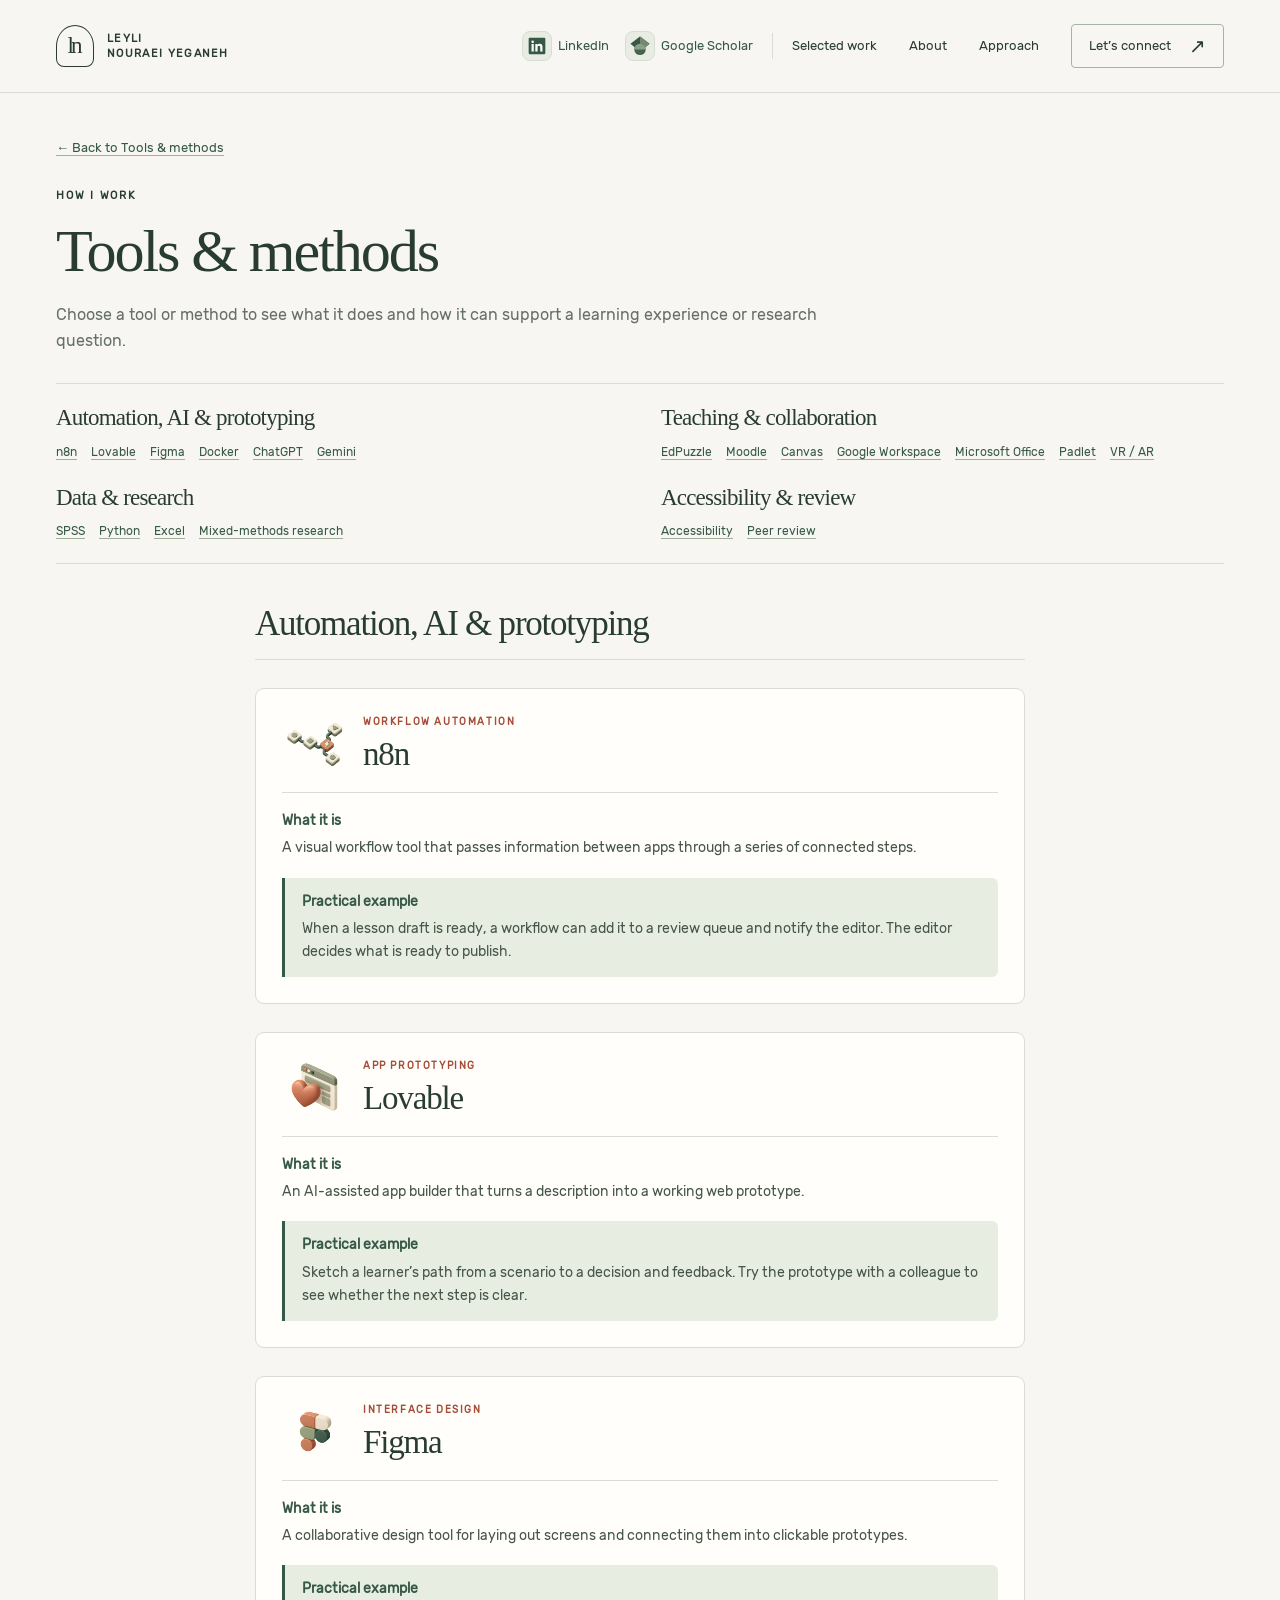
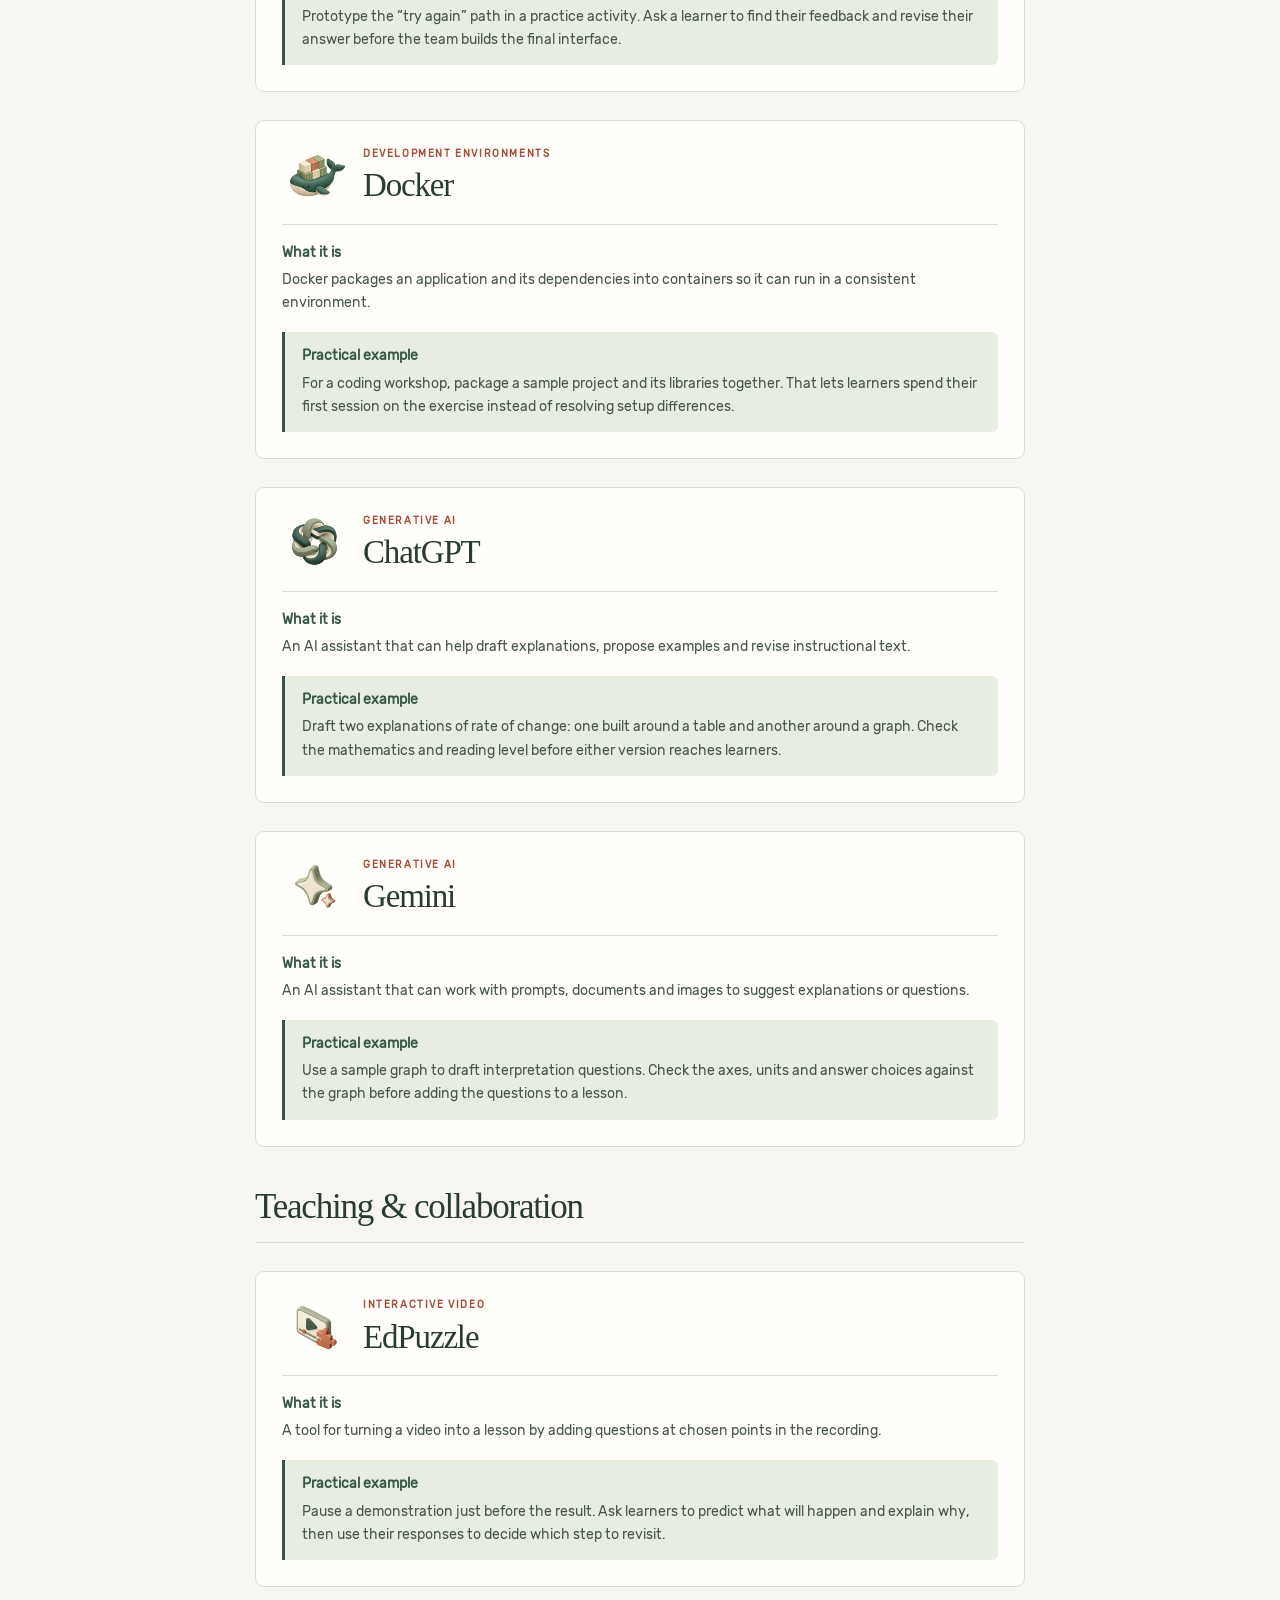
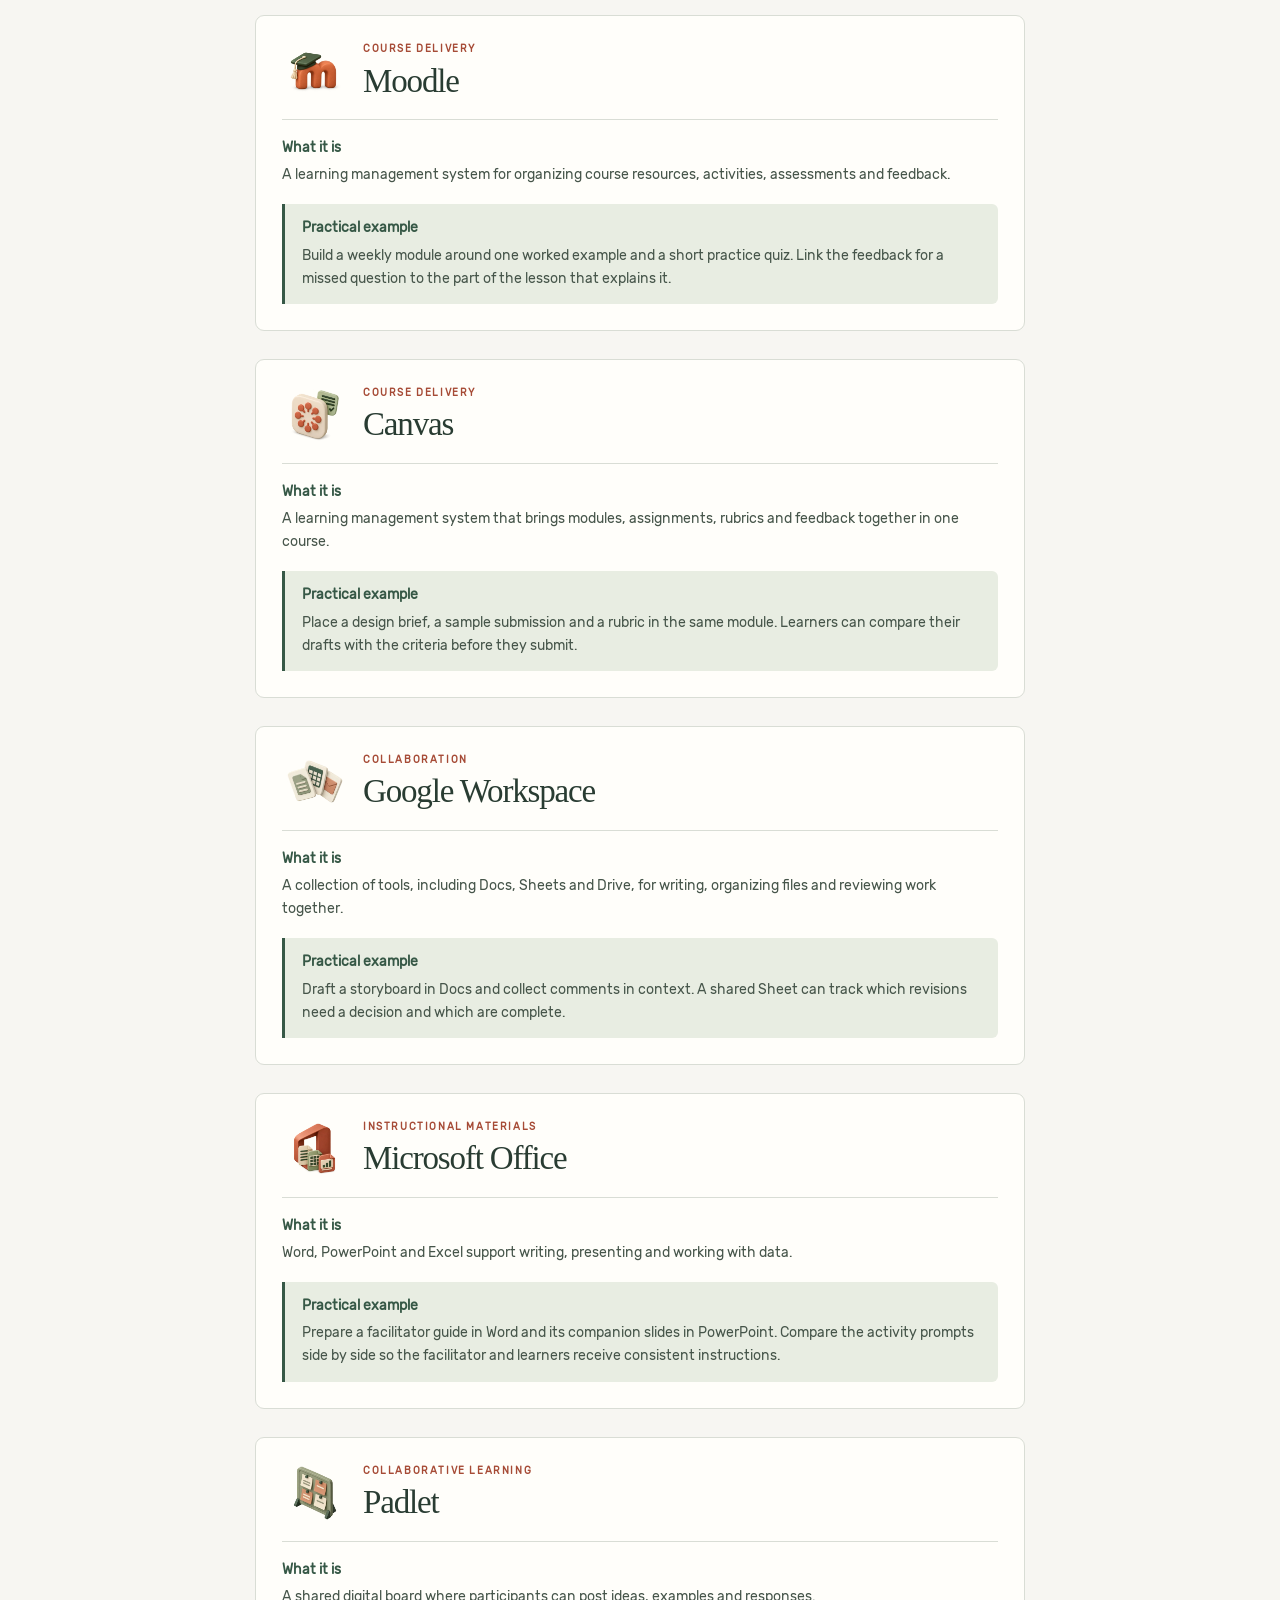
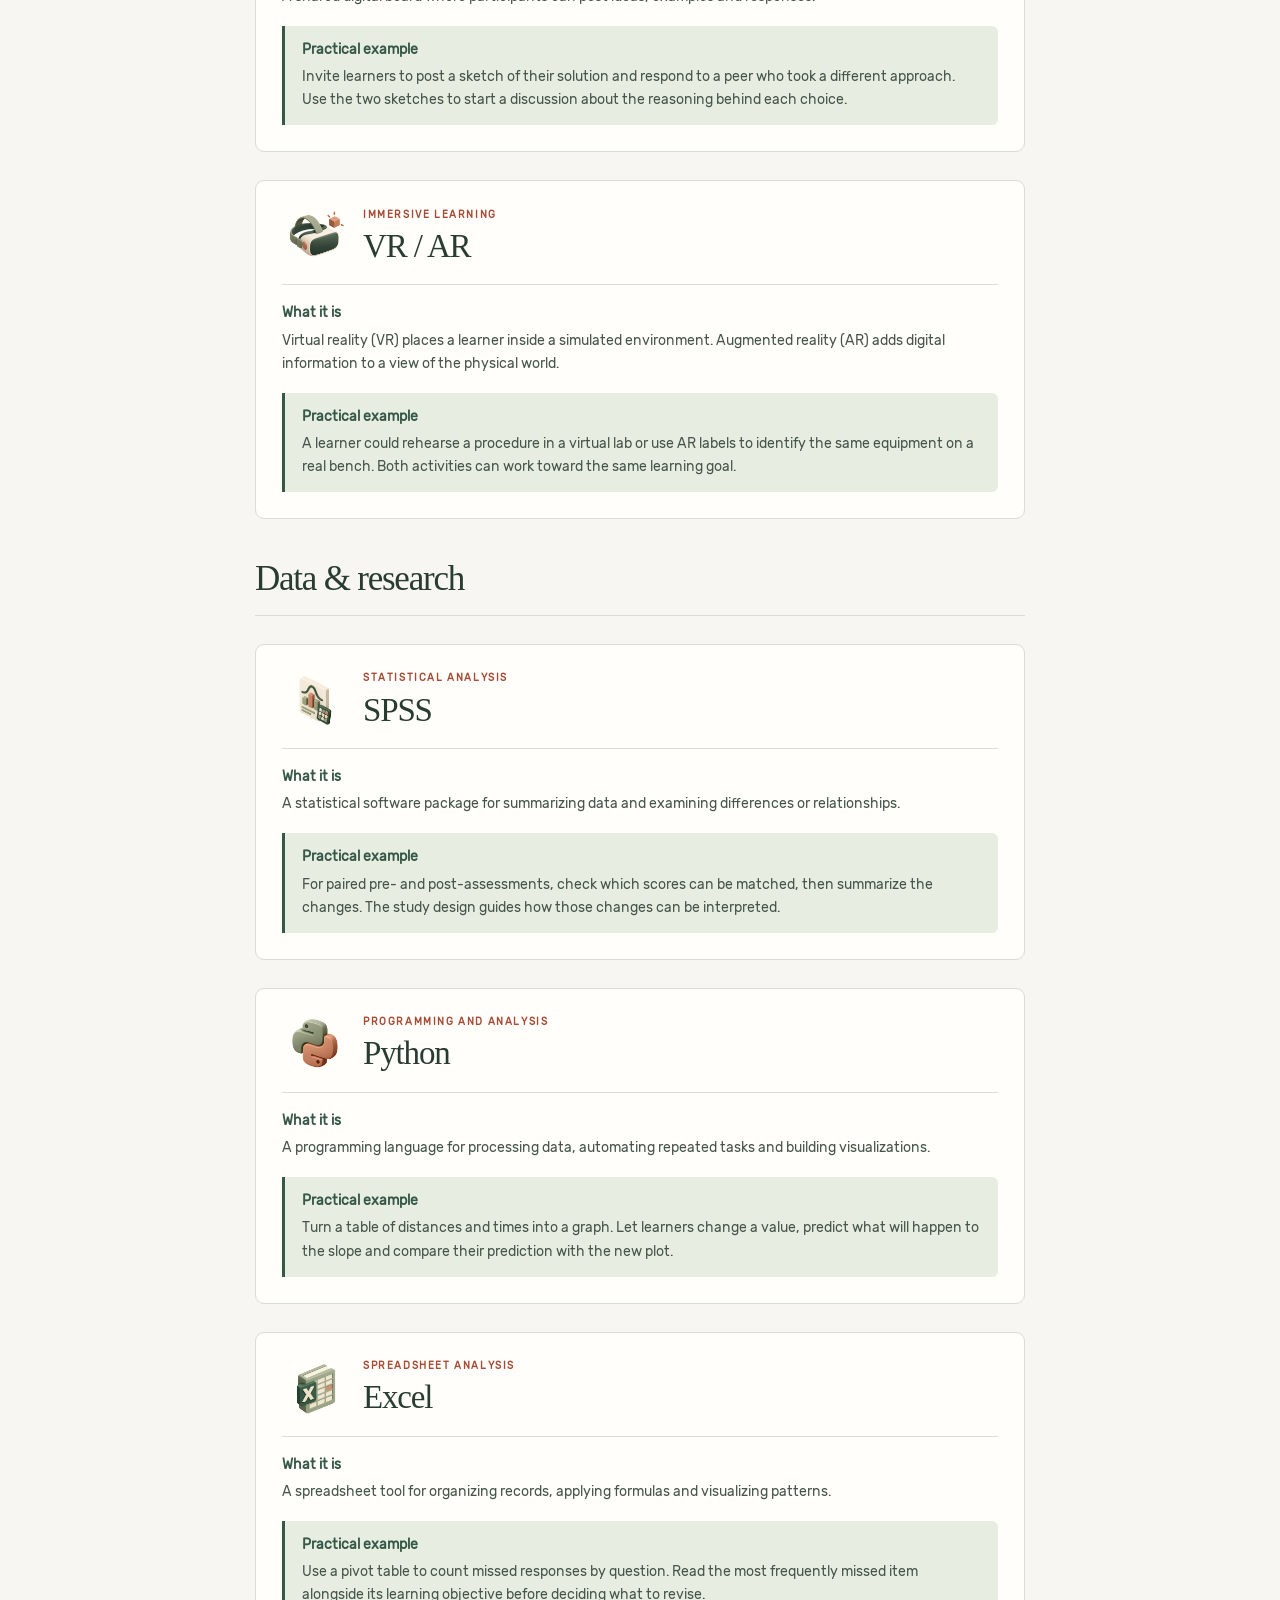
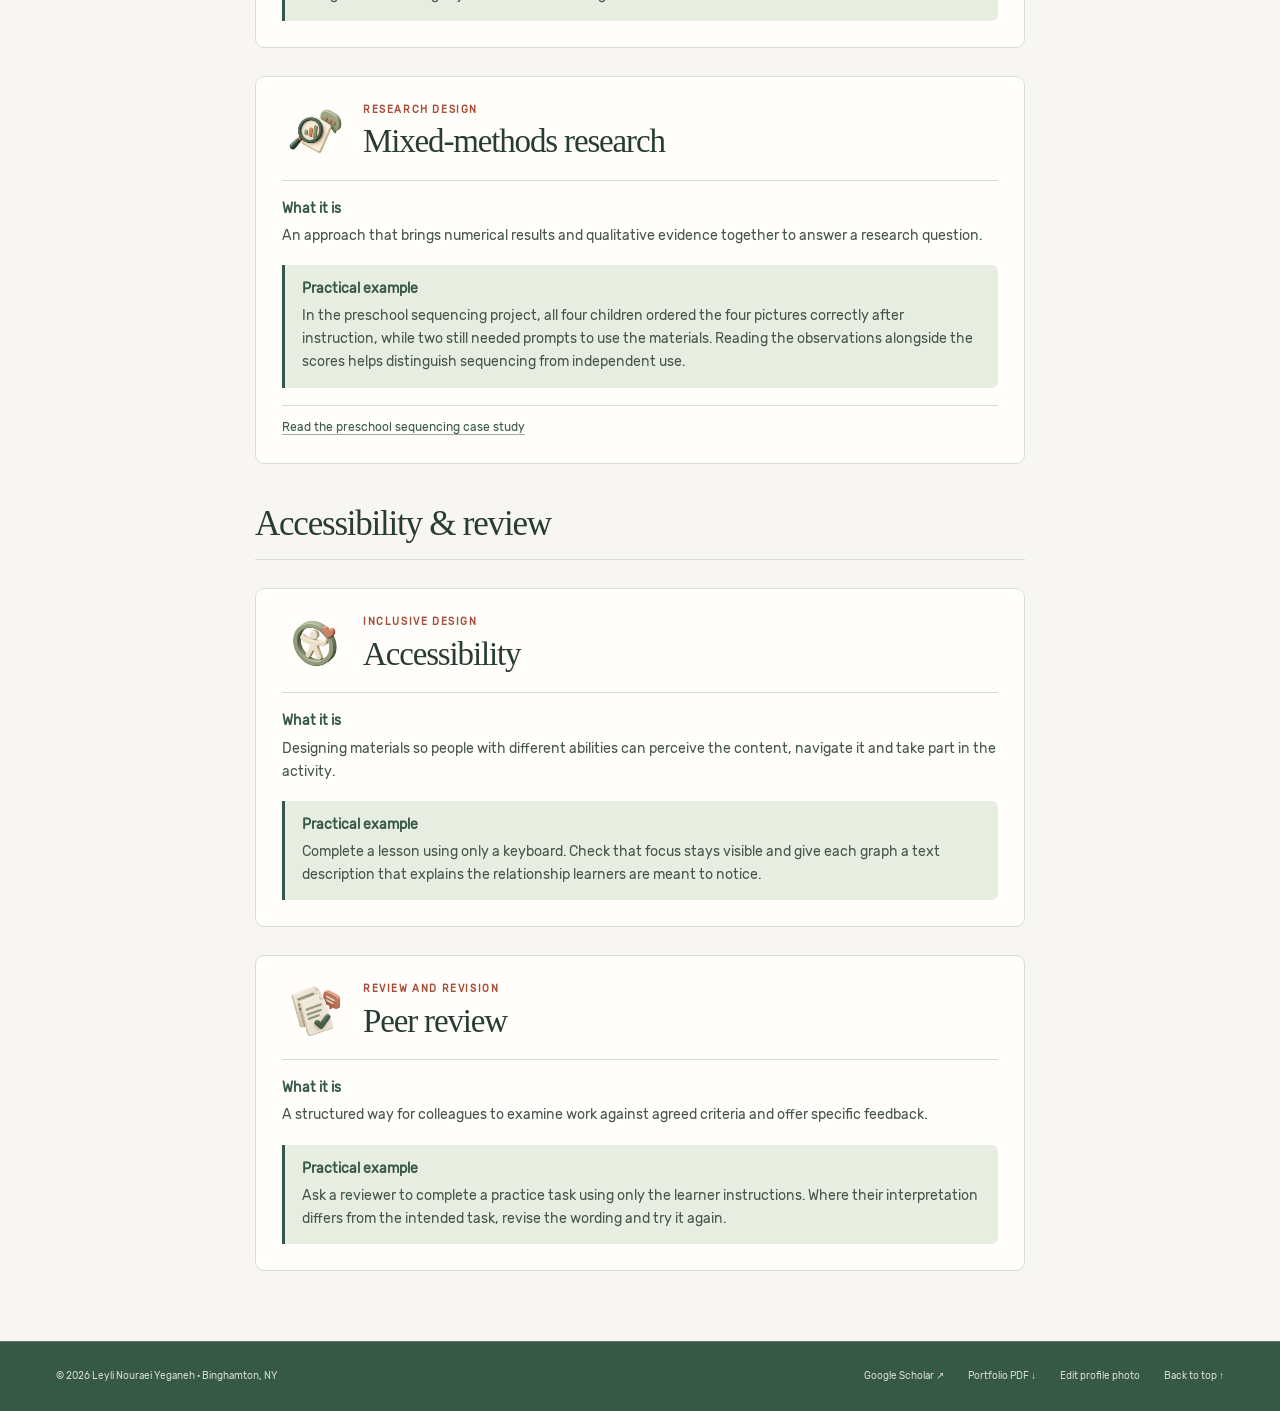
<file: tools-methods/index.html>
<!doctype html>
<html lang="en"><head><meta charset="utf-8"><meta name="viewport" content="width=device-width, initial-scale=1"><title>Tools &amp; methods | Leyli Nouraei Yeganeh</title><meta name="description" content="Explore nineteen tools and methods for learning design, course delivery and research, each with an example."><meta name="theme-color" content="#365846"><meta property="og:type" content="website"><meta property="og:title" content="Tools &amp; methods | Leyli Nouraei Yeganeh"><meta property="og:description" content="Explore nineteen tools and methods for learning design, course delivery and research, each with an example."><meta property="og:url" content="https://yeganehleyli.github.io/tools-methods/"><link rel="canonical" href="https://yeganehleyli.github.io/tools-methods/"><link rel="icon" href="/assets/favicon.svg" type="image/svg+xml"><link rel="preload" href="/assets/portfolio-sans.woff" as="font" type="font/woff" crossorigin><link rel="stylesheet" href="/styles.css?v=d7964cf6d5"><link rel="stylesheet" href="/instructional-practice/practice.css?v=bd0e7a7bd2"><script src="/site.js" defer></script></head><body><a class="skip-link" href="#main">Skip to content</a><div id="top"></div><header class="site-header"><div class="container header-inner"><a href="/" class="brand" aria-label="Leyli Nouraei Yeganeh — home"><span class="brand-mark" aria-hidden="true">ln</span><span class="brand-name">Leyli<br>Nouraei Yeganeh</span></a><nav class="header-profile-links" id="profile-links" aria-label="Professional profiles"><a href="https://www.linkedin.com/in/leyli-nouraei-yeganeh-851478257/" target="_blank" rel="noopener noreferrer" aria-label="LinkedIn profile of Leyli Nouraei Yeganeh (opens in a new tab)" title="Visit my LinkedIn profile"><span class="header-profile-icon"><img src="/assets/profiles/linkedin.svg" width="20" height="20" alt=""></span><span class="header-profile-label">LinkedIn</span></a><a href="https://scholar.google.com/citations?user=LFZGxkoAAAAJ&amp;hl=en" target="_blank" rel="noopener noreferrer" aria-label="Google Scholar profile of Leyli Nouraei Yeganeh (opens in a new tab)" title="View my publications on Google Scholar"><span class="header-profile-icon"><img src="/assets/profiles/google-scholar.svg" width="20" height="20" alt=""></span><span class="header-profile-label">Google Scholar</span></a></nav><button class="menu-toggle" aria-expanded="false" aria-controls="site-navigation">Menu</button><nav class="nav" id="site-navigation" aria-label="Main navigation"><a href="/#work">Selected work</a><a href="/#about">About</a><a href="/#approach">Approach</a><a href="/#contact" class="nav-contact">Let’s connect <span class="arrow" aria-hidden="true">↗</span></a></nav></div></header><main class="container practice-guide" id="main">
<div class="practice-guide-intro"><a class="practice-guide-return" href="/#tools-methods">← Back to Tools &amp; methods</a><p class="eyebrow">How I work</p><h1>Tools &amp; methods</h1><p>Choose a tool or method to see what it does and how it can support a learning experience or research question.</p></div>
<nav class="practice-guide-menu" aria-label="Jump to a tool or method"><div><h2>Automation, AI &amp; prototyping</h2><ul><li><a href="#n8n">n8n</a></li><li><a href="#lovable">Lovable</a></li><li><a href="#figma">Figma</a></li><li><a href="#docker">Docker</a></li><li><a href="#chatgpt">ChatGPT</a></li><li><a href="#gemini">Gemini</a></li></ul></div><div><h2>Teaching &amp; collaboration</h2><ul><li><a href="#edpuzzle">EdPuzzle</a></li><li><a href="#moodle">Moodle</a></li><li><a href="#canvas">Canvas</a></li><li><a href="#google-workspace">Google Workspace</a></li><li><a href="#microsoft-office">Microsoft Office</a></li><li><a href="#padlet">Padlet</a></li><li><a href="#vr-ar">VR / AR</a></li></ul></div><div><h2>Data &amp; research</h2><ul><li><a href="#spss">SPSS</a></li><li><a href="#python">Python</a></li><li><a href="#excel">Excel</a></li><li><a href="#mixed-methods-research">Mixed-methods research</a></li></ul></div><div><h2>Accessibility &amp; review</h2><ul><li><a href="#accessibility">Accessibility</a></li><li><a href="#peer-review">Peer review</a></li></ul></div></nav>
<section class="practice-guide-group" aria-labelledby="group-prototyping"><h2 id="group-prototyping">Automation, AI &amp; prototyping</h2>
<article class="practice-entry" id="n8n">
<header class="practice-entry-head"><img class="practice-entry-icon" src="/assets/isometric/tools/n8n.webp" width="256" height="256" loading="lazy" decoding="async" alt=""><div><p class="eyebrow">Workflow automation</p><h3 class="practice-entry-title">n8n</h3></div></header>
<div class="practice-entry-piece"><h4>What it is</h4><p>A visual workflow tool that passes information between apps through a series of connected steps.</p></div>
<aside class="practice-example" aria-label="Practical example"><h4>Practical example</h4><p>When a lesson draft is ready, a workflow can add it to a review queue and notify the editor. The editor decides what is ready to publish.</p></aside></article>
<article class="practice-entry" id="lovable">
<header class="practice-entry-head"><img class="practice-entry-icon" src="/assets/isometric/tools/lovable.webp" width="256" height="256" loading="lazy" decoding="async" alt=""><div><p class="eyebrow">App prototyping</p><h3 class="practice-entry-title">Lovable</h3></div></header>
<div class="practice-entry-piece"><h4>What it is</h4><p>An AI-assisted app builder that turns a description into a working web prototype.</p></div>
<aside class="practice-example" aria-label="Practical example"><h4>Practical example</h4><p>Sketch a learner’s path from a scenario to a decision and feedback. Try the prototype with a colleague to see whether the next step is clear.</p></aside></article>
<article class="practice-entry" id="figma">
<header class="practice-entry-head"><img class="practice-entry-icon" src="/assets/isometric/tools/figma.webp" width="256" height="256" loading="lazy" decoding="async" alt=""><div><p class="eyebrow">Interface design</p><h3 class="practice-entry-title">Figma</h3></div></header>
<div class="practice-entry-piece"><h4>What it is</h4><p>A collaborative design tool for laying out screens and connecting them into clickable prototypes.</p></div>
<aside class="practice-example" aria-label="Practical example"><h4>Practical example</h4><p>Prototype the “try again” path in a practice activity. Ask a learner to find their feedback and revise their answer before the team builds the final interface.</p></aside></article>
<article class="practice-entry" id="docker">
<header class="practice-entry-head"><img class="practice-entry-icon" src="/assets/isometric/tools/docker.webp" width="256" height="256" loading="lazy" decoding="async" alt=""><div><p class="eyebrow">Development environments</p><h3 class="practice-entry-title">Docker</h3></div></header>
<div class="practice-entry-piece"><h4>What it is</h4><p>Docker packages an application and its dependencies into containers so it can run in a consistent environment.</p></div>
<aside class="practice-example" aria-label="Practical example"><h4>Practical example</h4><p>For a coding workshop, package a sample project and its libraries together. That lets learners spend their first session on the exercise instead of resolving setup differences.</p></aside></article>
<article class="practice-entry" id="chatgpt">
<header class="practice-entry-head"><img class="practice-entry-icon" src="/assets/isometric/tools/chatgpt.webp" width="256" height="256" loading="lazy" decoding="async" alt=""><div><p class="eyebrow">Generative AI</p><h3 class="practice-entry-title">ChatGPT</h3></div></header>
<div class="practice-entry-piece"><h4>What it is</h4><p>An AI assistant that can help draft explanations, propose examples and revise instructional text.</p></div>
<aside class="practice-example" aria-label="Practical example"><h4>Practical example</h4><p>Draft two explanations of rate of change: one built around a table and another around a graph. Check the mathematics and reading level before either version reaches learners.</p></aside></article>
<article class="practice-entry" id="gemini">
<header class="practice-entry-head"><img class="practice-entry-icon" src="/assets/isometric/tools/gemini.webp" width="256" height="256" loading="lazy" decoding="async" alt=""><div><p class="eyebrow">Generative AI</p><h3 class="practice-entry-title">Gemini</h3></div></header>
<div class="practice-entry-piece"><h4>What it is</h4><p>An AI assistant that can work with prompts, documents and images to suggest explanations or questions.</p></div>
<aside class="practice-example" aria-label="Practical example"><h4>Practical example</h4><p>Use a sample graph to draft interpretation questions. Check the axes, units and answer choices against the graph before adding the questions to a lesson.</p></aside></article>
</section>
<section class="practice-guide-group" aria-labelledby="group-teaching"><h2 id="group-teaching">Teaching &amp; collaboration</h2>
<article class="practice-entry" id="edpuzzle">
<header class="practice-entry-head"><img class="practice-entry-icon" src="/assets/isometric/tools/edpuzzle.webp" width="256" height="256" loading="lazy" decoding="async" alt=""><div><p class="eyebrow">Interactive video</p><h3 class="practice-entry-title">EdPuzzle</h3></div></header>
<div class="practice-entry-piece"><h4>What it is</h4><p>A tool for turning a video into a lesson by adding questions at chosen points in the recording.</p></div>
<aside class="practice-example" aria-label="Practical example"><h4>Practical example</h4><p>Pause a demonstration just before the result. Ask learners to predict what will happen and explain why, then use their responses to decide which step to revisit.</p></aside></article>
<article class="practice-entry" id="moodle">
<header class="practice-entry-head"><img class="practice-entry-icon" src="/assets/isometric/tools/moodle.webp" width="256" height="256" loading="lazy" decoding="async" alt=""><div><p class="eyebrow">Course delivery</p><h3 class="practice-entry-title">Moodle</h3></div></header>
<div class="practice-entry-piece"><h4>What it is</h4><p>A learning management system for organizing course resources, activities, assessments and feedback.</p></div>
<aside class="practice-example" aria-label="Practical example"><h4>Practical example</h4><p>Build a weekly module around one worked example and a short practice quiz. Link the feedback for a missed question to the part of the lesson that explains it.</p></aside></article>
<article class="practice-entry" id="canvas">
<header class="practice-entry-head"><img class="practice-entry-icon" src="/assets/isometric/tools/canvas.webp" width="256" height="256" loading="lazy" decoding="async" alt=""><div><p class="eyebrow">Course delivery</p><h3 class="practice-entry-title">Canvas</h3></div></header>
<div class="practice-entry-piece"><h4>What it is</h4><p>A learning management system that brings modules, assignments, rubrics and feedback together in one course.</p></div>
<aside class="practice-example" aria-label="Practical example"><h4>Practical example</h4><p>Place a design brief, a sample submission and a rubric in the same module. Learners can compare their drafts with the criteria before they submit.</p></aside></article>
<article class="practice-entry" id="google-workspace">
<header class="practice-entry-head"><img class="practice-entry-icon" src="/assets/isometric/tools/google-workspace.webp" width="256" height="256" loading="lazy" decoding="async" alt=""><div><p class="eyebrow">Collaboration</p><h3 class="practice-entry-title">Google Workspace</h3></div></header>
<div class="practice-entry-piece"><h4>What it is</h4><p>A collection of tools, including Docs, Sheets and Drive, for writing, organizing files and reviewing work together.</p></div>
<aside class="practice-example" aria-label="Practical example"><h4>Practical example</h4><p>Draft a storyboard in Docs and collect comments in context. A shared Sheet can track which revisions need a decision and which are complete.</p></aside></article>
<article class="practice-entry" id="microsoft-office">
<header class="practice-entry-head"><img class="practice-entry-icon" src="/assets/isometric/tools/microsoft-office.webp" width="256" height="256" loading="lazy" decoding="async" alt=""><div><p class="eyebrow">Instructional materials</p><h3 class="practice-entry-title">Microsoft Office</h3></div></header>
<div class="practice-entry-piece"><h4>What it is</h4><p>Word, PowerPoint and Excel support writing, presenting and working with data.</p></div>
<aside class="practice-example" aria-label="Practical example"><h4>Practical example</h4><p>Prepare a facilitator guide in Word and its companion slides in PowerPoint. Compare the activity prompts side by side so the facilitator and learners receive consistent instructions.</p></aside></article>
<article class="practice-entry" id="padlet">
<header class="practice-entry-head"><img class="practice-entry-icon" src="/assets/isometric/tools/padlet.webp" width="256" height="256" loading="lazy" decoding="async" alt=""><div><p class="eyebrow">Collaborative learning</p><h3 class="practice-entry-title">Padlet</h3></div></header>
<div class="practice-entry-piece"><h4>What it is</h4><p>A shared digital board where participants can post ideas, examples and responses.</p></div>
<aside class="practice-example" aria-label="Practical example"><h4>Practical example</h4><p>Invite learners to post a sketch of their solution and respond to a peer who took a different approach. Use the two sketches to start a discussion about the reasoning behind each choice.</p></aside></article>
<article class="practice-entry" id="vr-ar">
<header class="practice-entry-head"><img class="practice-entry-icon" src="/assets/isometric/tools/vr-ar.webp" width="256" height="256" loading="lazy" decoding="async" alt=""><div><p class="eyebrow">Immersive learning</p><h3 class="practice-entry-title">VR / AR</h3></div></header>
<div class="practice-entry-piece"><h4>What it is</h4><p>Virtual reality (VR) places a learner inside a simulated environment. Augmented reality (AR) adds digital information to a view of the physical world.</p></div>
<aside class="practice-example" aria-label="Practical example"><h4>Practical example</h4><p>A learner could rehearse a procedure in a virtual lab or use AR labels to identify the same equipment on a real bench. Both activities can work toward the same learning goal.</p></aside></article>
</section>
<section class="practice-guide-group" aria-labelledby="group-analysis"><h2 id="group-analysis">Data &amp; research</h2>
<article class="practice-entry" id="spss">
<header class="practice-entry-head"><img class="practice-entry-icon" src="/assets/isometric/tools/spss.webp" width="256" height="256" loading="lazy" decoding="async" alt=""><div><p class="eyebrow">Statistical analysis</p><h3 class="practice-entry-title">SPSS</h3></div></header>
<div class="practice-entry-piece"><h4>What it is</h4><p>A statistical software package for summarizing data and examining differences or relationships.</p></div>
<aside class="practice-example" aria-label="Practical example"><h4>Practical example</h4><p>For paired pre- and post-assessments, check which scores can be matched, then summarize the changes. The study design guides how those changes can be interpreted.</p></aside></article>
<article class="practice-entry" id="python">
<header class="practice-entry-head"><img class="practice-entry-icon" src="/assets/isometric/tools/python.webp" width="256" height="256" loading="lazy" decoding="async" alt=""><div><p class="eyebrow">Programming and analysis</p><h3 class="practice-entry-title">Python</h3></div></header>
<div class="practice-entry-piece"><h4>What it is</h4><p>A programming language for processing data, automating repeated tasks and building visualizations.</p></div>
<aside class="practice-example" aria-label="Practical example"><h4>Practical example</h4><p>Turn a table of distances and times into a graph. Let learners change a value, predict what will happen to the slope and compare their prediction with the new plot.</p></aside></article>
<article class="practice-entry" id="excel">
<header class="practice-entry-head"><img class="practice-entry-icon" src="/assets/isometric/tools/excel.webp" width="256" height="256" loading="lazy" decoding="async" alt=""><div><p class="eyebrow">Spreadsheet analysis</p><h3 class="practice-entry-title">Excel</h3></div></header>
<div class="practice-entry-piece"><h4>What it is</h4><p>A spreadsheet tool for organizing records, applying formulas and visualizing patterns.</p></div>
<aside class="practice-example" aria-label="Practical example"><h4>Practical example</h4><p>Use a pivot table to count missed responses by question. Read the most frequently missed item alongside its learning objective before deciding what to revise.</p></aside></article>
<article class="practice-entry" id="mixed-methods-research">
<header class="practice-entry-head"><img class="practice-entry-icon" src="/assets/isometric/tools/mixed-methods-research.webp" width="256" height="256" loading="lazy" decoding="async" alt=""><div><p class="eyebrow">Research design</p><h3 class="practice-entry-title">Mixed-methods research</h3></div></header>
<div class="practice-entry-piece"><h4>What it is</h4><p>An approach that brings numerical results and qualitative evidence together to answer a research question.</p></div>
<aside class="practice-example" aria-label="Practical example"><h4>Practical example</h4><p>In the preschool sequencing project, all four children ordered the four pictures correctly after instruction, while two still needed prompts to use the materials. Reading the observations alongside the scores helps distinguish sequencing from independent use.</p></aside><footer class="practice-sources"><a href="/projects/preschool-story-sequencing/">Read the preschool sequencing case study</a></footer></article>
</section>
<section class="practice-guide-group" aria-labelledby="group-review"><h2 id="group-review">Accessibility &amp; review</h2>
<article class="practice-entry" id="accessibility">
<header class="practice-entry-head"><img class="practice-entry-icon" src="/assets/isometric/tools/accessibility.webp" width="256" height="256" loading="lazy" decoding="async" alt=""><div><p class="eyebrow">Inclusive design</p><h3 class="practice-entry-title">Accessibility</h3></div></header>
<div class="practice-entry-piece"><h4>What it is</h4><p>Designing materials so people with different abilities can perceive the content, navigate it and take part in the activity.</p></div>
<aside class="practice-example" aria-label="Practical example"><h4>Practical example</h4><p>Complete a lesson using only a keyboard. Check that focus stays visible and give each graph a text description that explains the relationship learners are meant to notice.</p></aside></article>
<article class="practice-entry" id="peer-review">
<header class="practice-entry-head"><img class="practice-entry-icon" src="/assets/isometric/tools/peer-review.webp" width="256" height="256" loading="lazy" decoding="async" alt=""><div><p class="eyebrow">Review and revision</p><h3 class="practice-entry-title">Peer review</h3></div></header>
<div class="practice-entry-piece"><h4>What it is</h4><p>A structured way for colleagues to examine work against agreed criteria and offer specific feedback.</p></div>
<aside class="practice-example" aria-label="Practical example"><h4>Practical example</h4><p>Ask a reviewer to complete a practice task using only the learner instructions. Where their interpretation differs from the intended task, revise the wording and try it again.</p></aside></article>
</section>
</main><footer class="site-footer"><div class="container footer-inner"><p>© 2026 Leyli Nouraei Yeganeh · Binghamton, NY</p><div class="footer-links"><a href="https://scholar.google.com/citations?user=LFZGxkoAAAAJ&hl=en" target="_blank" rel="noopener noreferrer">Google Scholar ↗</a><a href="/assets/Leyli_Nouraei_Yeganeh_Portfolio.pdf" download>Portfolio PDF ↓</a><a href="https://leyli-learning-design.opalsole4.chatgpt.site/profile-photo" target="_blank" rel="noopener noreferrer">Edit profile photo</a><a href="#top">Back to top ↑</a></div></div></footer></body></html>
</file>
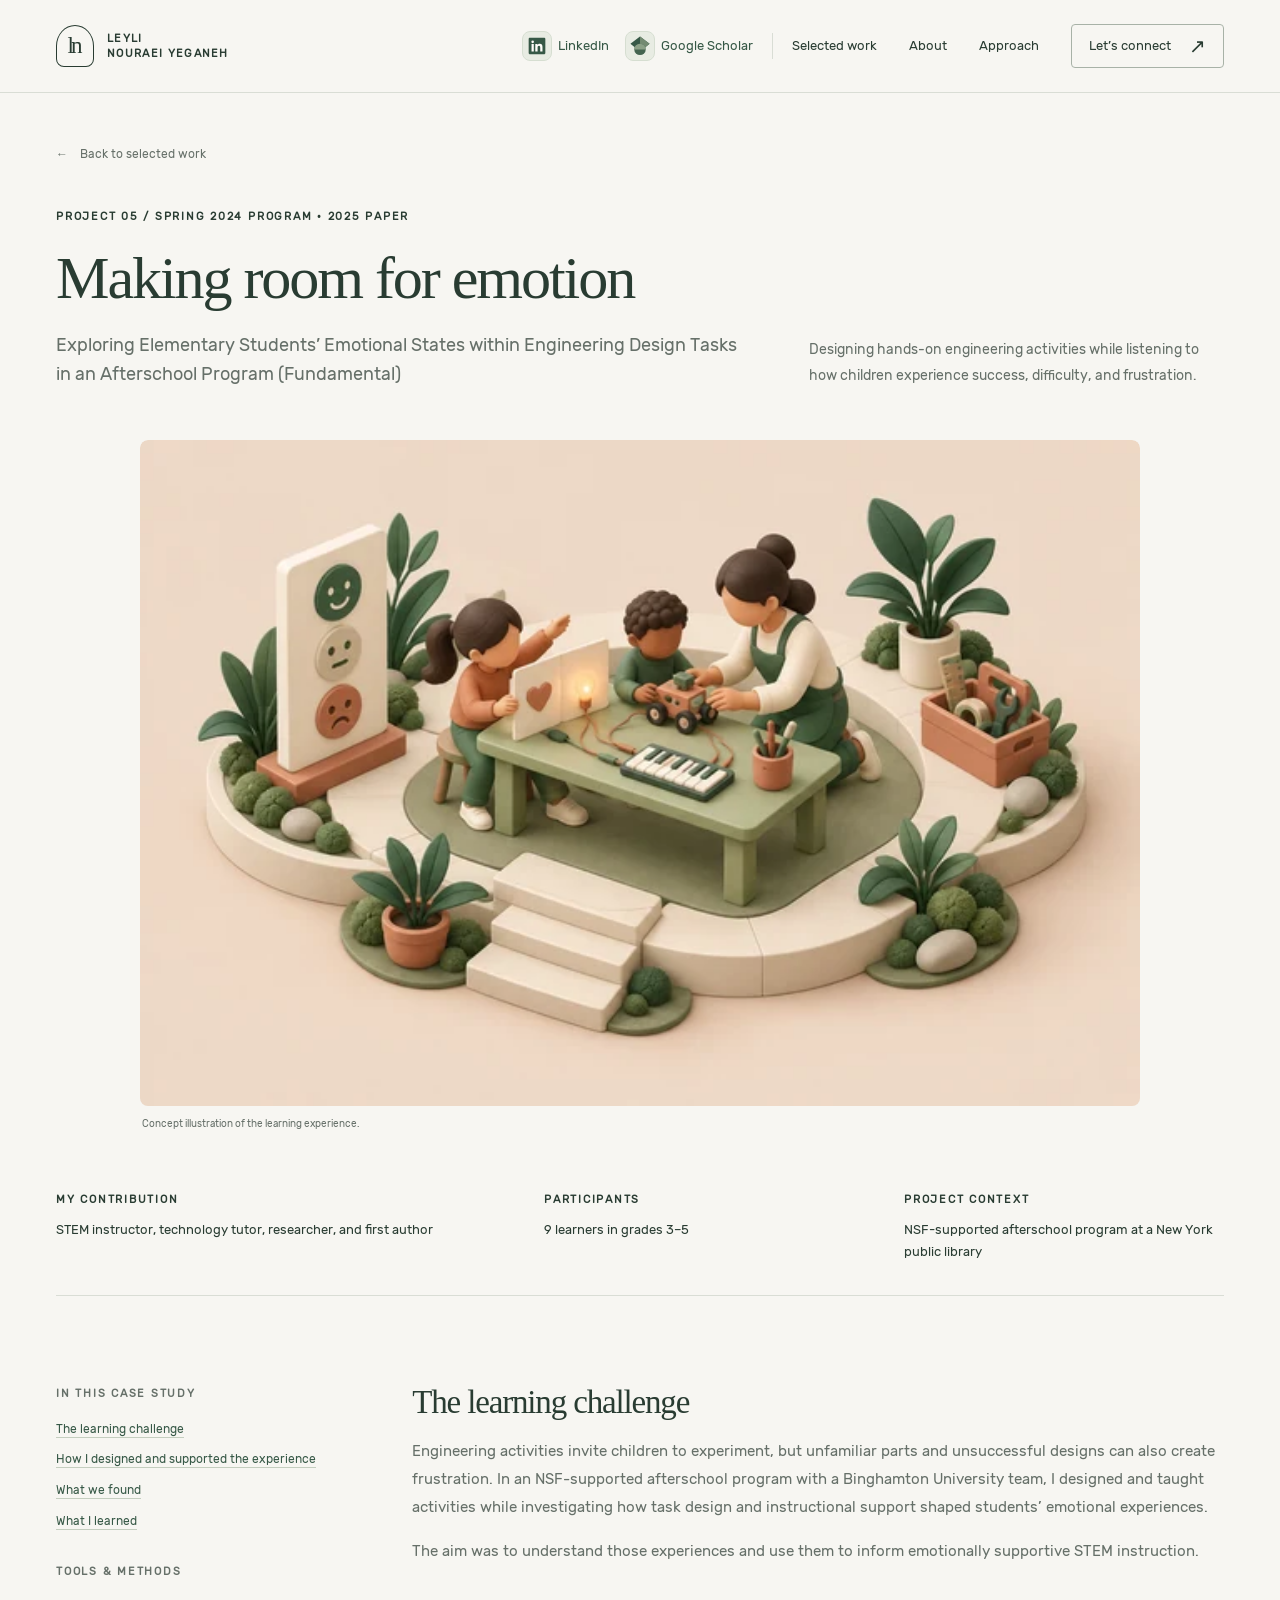
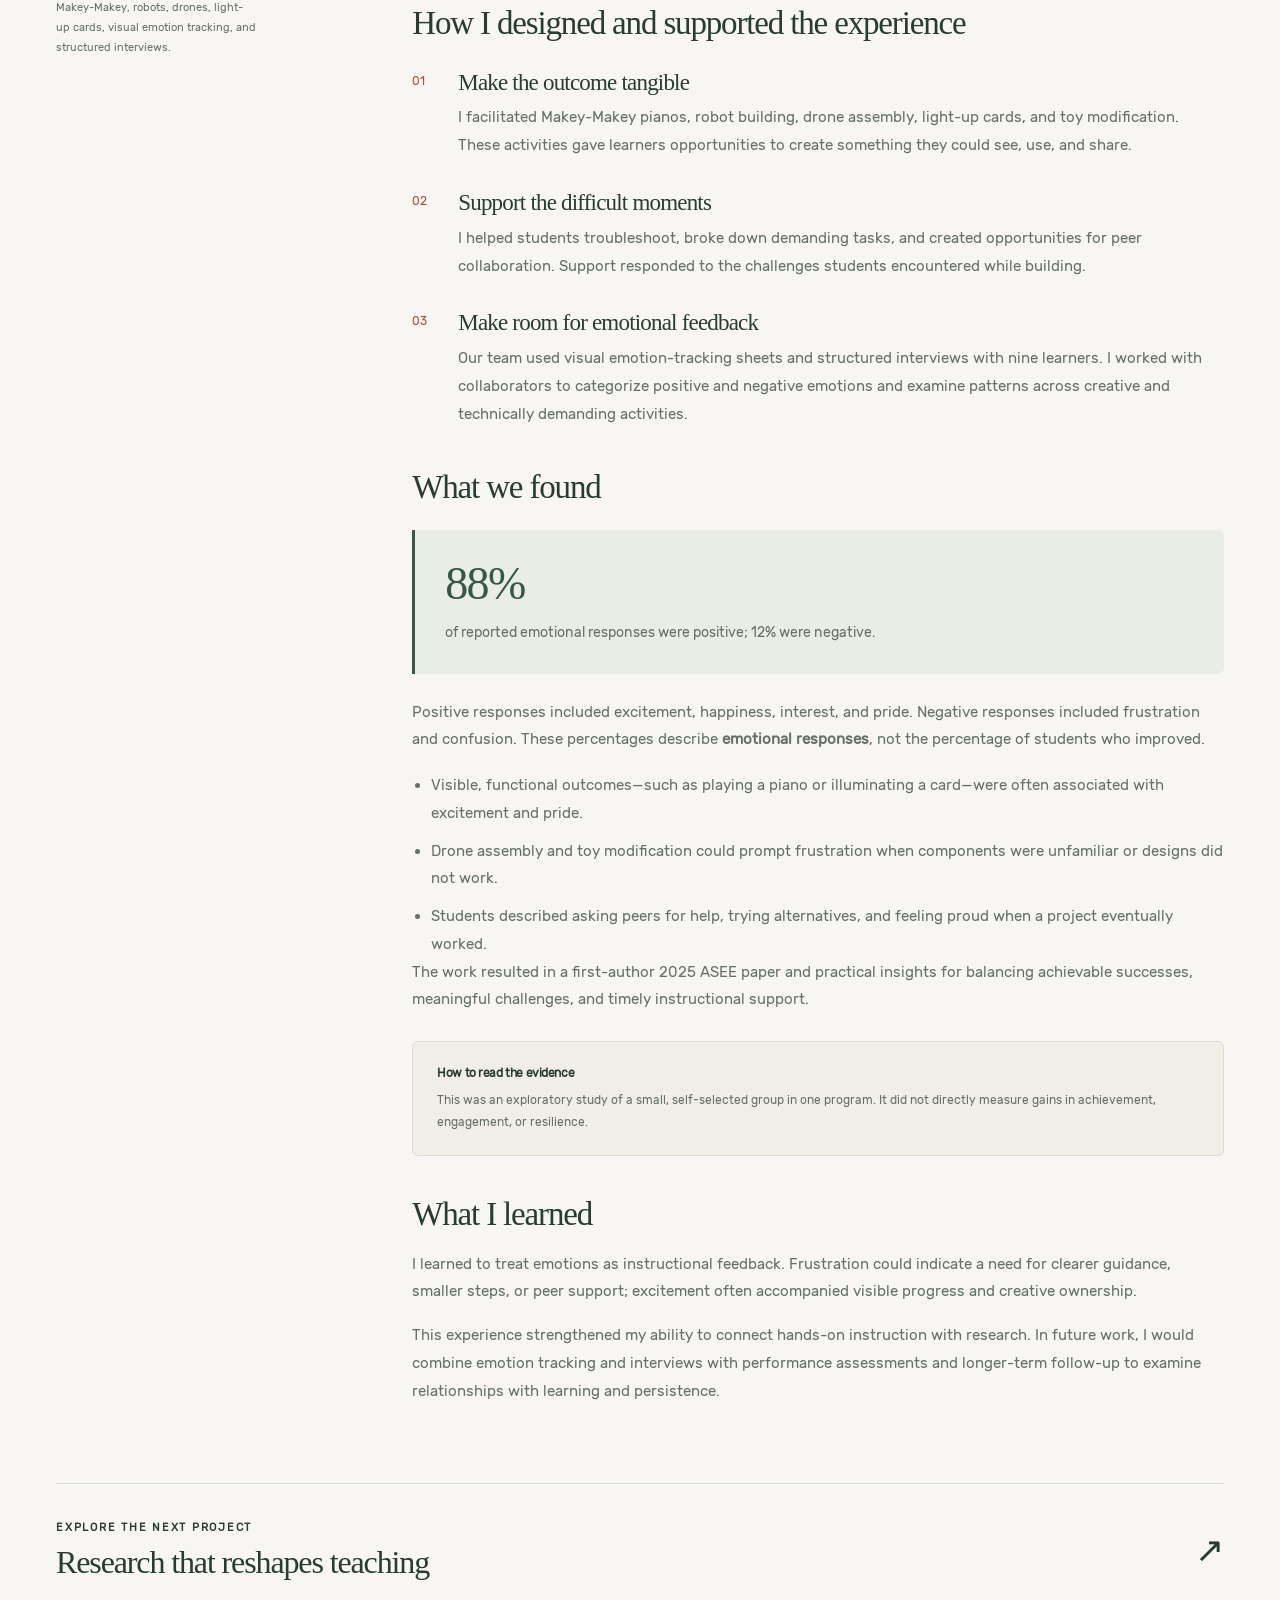
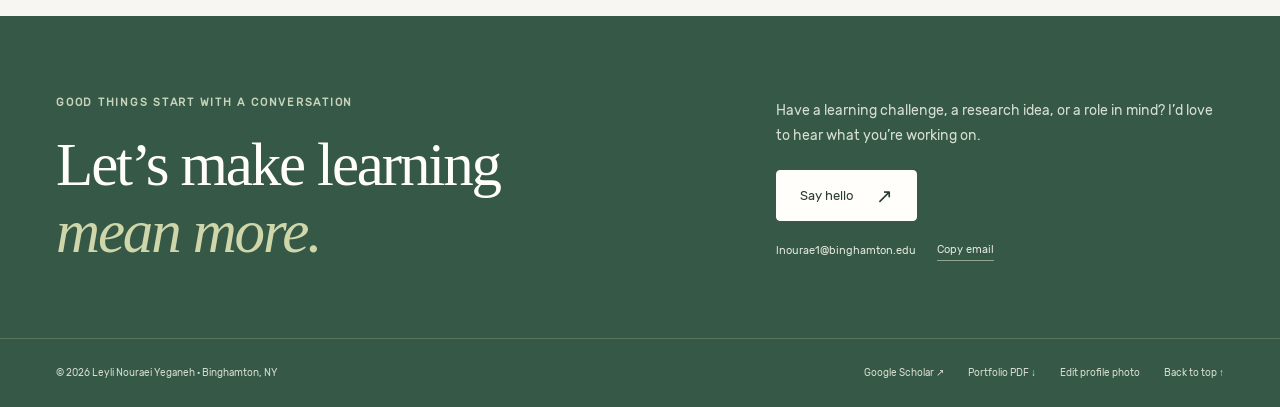
<file: projects/engineering-emotions/index.html>
<!doctype html>
<html lang="en"><head><meta charset="utf-8"><meta name="viewport" content="width=device-width, initial-scale=1"><title>Making room for emotion — Leyli Nouraei Yeganeh</title><meta name="description" content="Designing hands-on engineering activities while listening to how children experience success, difficulty, and frustration."><meta name="theme-color" content="#365846"><meta property="og:type" content="website"><meta property="og:title" content="Making room for emotion — Leyli Nouraei Yeganeh"><meta property="og:description" content="Designing hands-on engineering activities while listening to how children experience success, difficulty, and frustration."><meta property="og:url" content="https://yeganehleyli.github.io/projects/engineering-emotions/"><meta property="og:image" content="https://yeganehleyli.github.io/assets/isometric/engineering-emotions-1440.webp"><link rel="canonical" href="https://yeganehleyli.github.io/projects/engineering-emotions/"><link rel="icon" href="/assets/favicon.svg" type="image/svg+xml"><link rel="preload" href="/assets/portfolio-sans.woff" as="font" type="font/woff" crossorigin><link rel="stylesheet" href="/styles.css?v=d7964cf6d5"><script src="/site.js" defer></script></head><body><a class="skip-link" href="#main">Skip to content</a><div id="top"></div><header class="site-header"><div class="container header-inner"><a href="/" class="brand" aria-label="Leyli Nouraei Yeganeh — home"><span class="brand-mark" aria-hidden="true">ln</span><span class="brand-name">Leyli<br>Nouraei Yeganeh</span></a><nav class="header-profile-links" id="profile-links" aria-label="Professional profiles"><a href="https://www.linkedin.com/in/leyli-nouraei-yeganeh-851478257/" target="_blank" rel="noopener noreferrer" aria-label="LinkedIn profile of Leyli Nouraei Yeganeh (opens in a new tab)" title="Visit my LinkedIn profile"><span class="header-profile-icon"><img src="/assets/profiles/linkedin.svg" width="20" height="20" alt=""></span><span class="header-profile-label">LinkedIn</span></a><a href="https://scholar.google.com/citations?user=LFZGxkoAAAAJ&amp;hl=en" target="_blank" rel="noopener noreferrer" aria-label="Google Scholar profile of Leyli Nouraei Yeganeh (opens in a new tab)" title="View my publications on Google Scholar"><span class="header-profile-icon"><img src="/assets/profiles/google-scholar.svg" width="20" height="20" alt=""></span><span class="header-profile-label">Google Scholar</span></a></nav><button class="menu-toggle" aria-expanded="false" aria-controls="site-navigation">Menu</button><nav class="nav" id="site-navigation" aria-label="Main navigation"><a href="/#work">Selected work</a><a href="/#about">About</a><a href="/#approach">Approach</a><a href="/#contact" class="nav-contact">Let’s connect <span class="arrow" aria-hidden="true">↗</span></a></nav></div></header><main id="main" class="extended-case"><section class="case-hero"><div class="container"><a class="back-link" href="/#more-projects"><span aria-hidden="true">←</span> Back to selected work</a><div class="case-heading-grid"><div><p class="eyebrow">Project 05 / Spring 2024 program · 2025 paper</p><h1>Making room for emotion</h1><p class="case-subtitle">Exploring Elementary Students’ Emotional States within Engineering Design Tasks in an Afterschool Program (Fundamental)</p></div><div><p class="case-summary">Designing hands-on engineering activities while listening to how children experience success, difficulty, and frustration.</p></div></div></div></section><div class="container"><figure class="case-visual"><img class="case-cover" src="/assets/isometric/engineering-emotions-1440.webp" srcset="/assets/isometric/engineering-emotions-600.webp 600w, /assets/isometric/engineering-emotions-960.webp 960w, /assets/isometric/engineering-emotions-1440.webp 1440w" sizes="(max-width: 1040px) calc(100vw - 40px), 1000px" alt="Isometric concept illustration of an instructor and children building a robot and light-up card beside an emotion check-in board." width="1440" height="960" loading="eager" decoding="async"><figcaption>Concept illustration of the learning experience.</figcaption></figure><dl class="case-at-glance"><div><dt class="eyebrow">My contribution</dt><dd>STEM instructor, technology tutor, researcher, and first author</dd></div><div><dt class="eyebrow">Participants</dt><dd>9 learners in grades 3–5</dd></div><div><dt class="eyebrow">Project context</dt><dd>NSF-supported afterschool program at a New York public library</dd></div></dl><div class="case-body"><aside class="case-aside"><p class="eyebrow">In this case study</p><nav class="case-page-nav" aria-label="In this case study"><a href="#challenge">The learning challenge</a><a href="#design">How I designed and supported the experience</a><a href="#evidence">What we found</a><a href="#reflection">What I learned</a></nav><p class="eyebrow case-aside-label">Tools &amp; methods</p><p>Makey-Makey, robots, drones, light-up cards, visual emotion tracking, and structured interviews.</p></aside><div><section class="case-section" id="challenge" aria-labelledby="challenge-heading"><h2 id="challenge-heading">The learning challenge</h2><p>Engineering activities invite children to experiment, but unfamiliar parts and unsuccessful designs can also create frustration. In an NSF-supported afterschool program with a Binghamton University team, I designed and taught activities while investigating how task design and instructional support shaped students’ emotional experiences.</p><p>The aim was to understand those experiences and use them to inform emotionally supportive STEM instruction.</p></section><section class="case-section" id="design" aria-labelledby="design-heading"><h2 id="design-heading">How I designed and supported the experience</h2><ol class="case-steps"><li><h3>Make the outcome tangible</h3><p>I facilitated Makey-Makey pianos, robot building, drone assembly, light-up cards, and toy modification. These activities gave learners opportunities to create something they could see, use, and share.</p></li><li><h3>Support the difficult moments</h3><p>I helped students troubleshoot, broke down demanding tasks, and created opportunities for peer collaboration. Support responded to the challenges students encountered while building.</p></li><li><h3>Make room for emotional feedback</h3><p>Our team used visual emotion-tracking sheets and structured interviews with nine learners. I worked with collaborators to categorize positive and negative emotions and examine patterns across creative and technically demanding activities.</p></li></ol></section><section class="case-section" id="evidence" aria-labelledby="evidence-heading"><h2 id="evidence-heading">What we found</h2><div class="case-highlight"><span class="case-highlight-number">88%</span><p>of reported emotional responses were positive; 12% were negative.</p></div><p>Positive responses included excitement, happiness, interest, and pride. Negative responses included frustration and confusion. These percentages describe <strong>emotional responses</strong>, not the percentage of students who improved.</p><ul><li>Visible, functional outcomes—such as playing a piano or illuminating a card—were often associated with excitement and pride.</li><li>Drone assembly and toy modification could prompt frustration when components were unfamiliar or designs did not work.</li><li>Students described asking peers for help, trying alternatives, and feeling proud when a project eventually worked.</li></ul><p>The work resulted in a first-author 2025 ASEE paper and practical insights for balancing achievable successes, meaningful challenges, and timely instructional support.</p><aside class="case-evidence-note"><h3>How to read the evidence</h3><p>This was an exploratory study of a small, self-selected group in one program. It did not directly measure gains in achievement, engagement, or resilience.</p></aside></section><section class="case-section" id="reflection" aria-labelledby="reflection-heading"><h2 id="reflection-heading">What I learned</h2><p>I learned to treat emotions as instructional feedback. Frustration could indicate a need for clearer guidance, smaller steps, or peer support; excitement often accompanied visible progress and creative ownership.</p><p>This experience strengthened my ability to connect hands-on instruction with research. In future work, I would combine emotion tracking and interviews with performance assessments and longer-term follow-up to examine relationships with learning and persistence.</p></section></div></div><section class="next-project" aria-label="Next project"><a href="/projects/microelectronics-ret/"><div><p class="eyebrow">Explore the next project</p><h2>Research that reshapes teaching</h2></div><span class="arrow" aria-hidden="true">↗</span></a></section></div></main><section class="contact-section" id="contact" aria-labelledby="contact-heading"><div class="container contact-inner"><div><p class="eyebrow">Good things start with a conversation</p><h2 id="contact-heading">Let’s make learning<br><em>mean more.</em></h2></div><div class="contact-copy"><p>Have a learning challenge, a research idea, or a role in mind? I’d love to hear what you’re working on.</p><a class="button light" href="mailto:lnourae1@binghamton.edu">Say hello <span class="arrow" aria-hidden="true">↗</span></a><div class="contact-links"><a class="email-address" href="mailto:lnourae1@binghamton.edu">lnourae1@binghamton.edu</a><button class="copy-email" type="button">Copy email</button></div><p class="sr-only" id="contact-status" role="status"></p></div></div></section><footer class="site-footer"><div class="container footer-inner"><p>© 2026 Leyli Nouraei Yeganeh · Binghamton, NY</p><div class="footer-links"><a href="https://scholar.google.com/citations?user=LFZGxkoAAAAJ&hl=en" target="_blank" rel="noopener noreferrer">Google Scholar ↗</a><a href="/assets/Leyli_Nouraei_Yeganeh_Portfolio.pdf" download>Portfolio PDF ↓</a><a href="https://leyli-learning-design.opalsole4.chatgpt.site/profile-photo" target="_blank" rel="noopener noreferrer">Edit profile photo</a><a href="#top">Back to top ↑</a></div></div></footer></body></html>
</file>
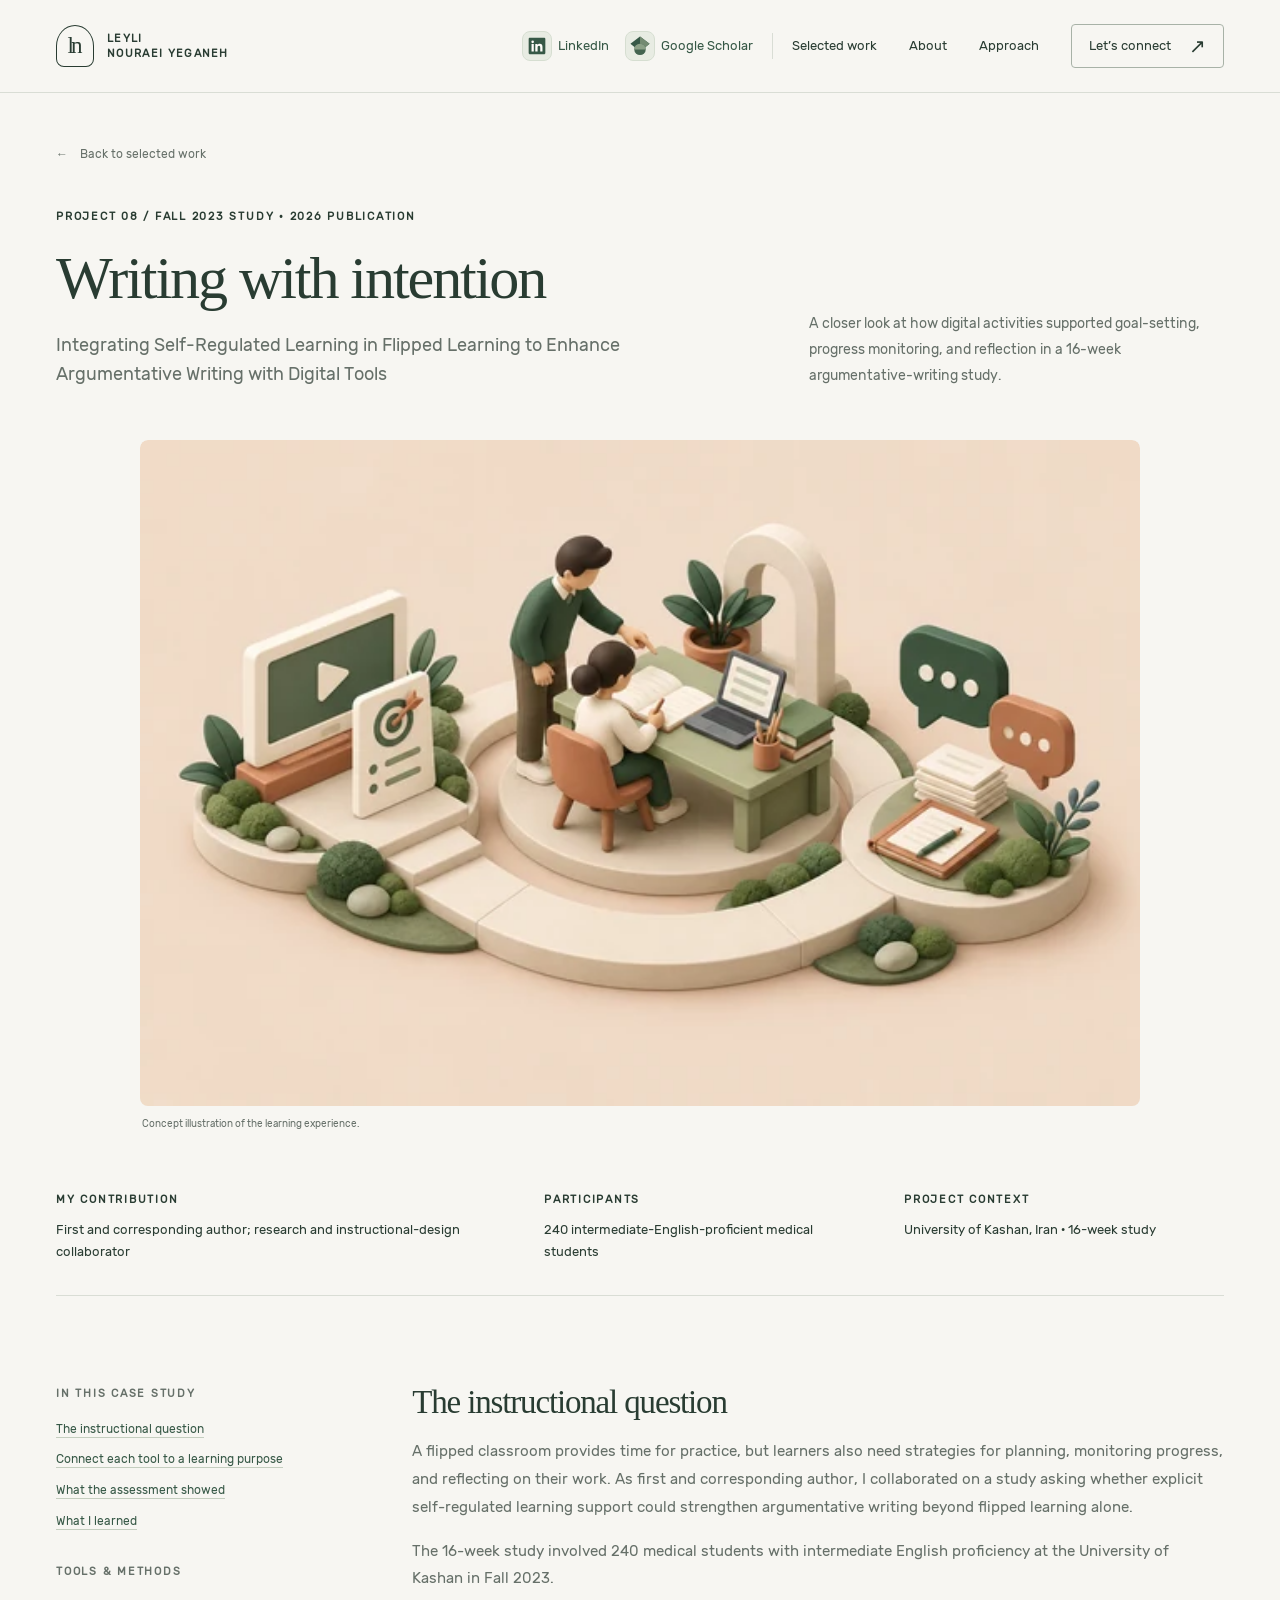
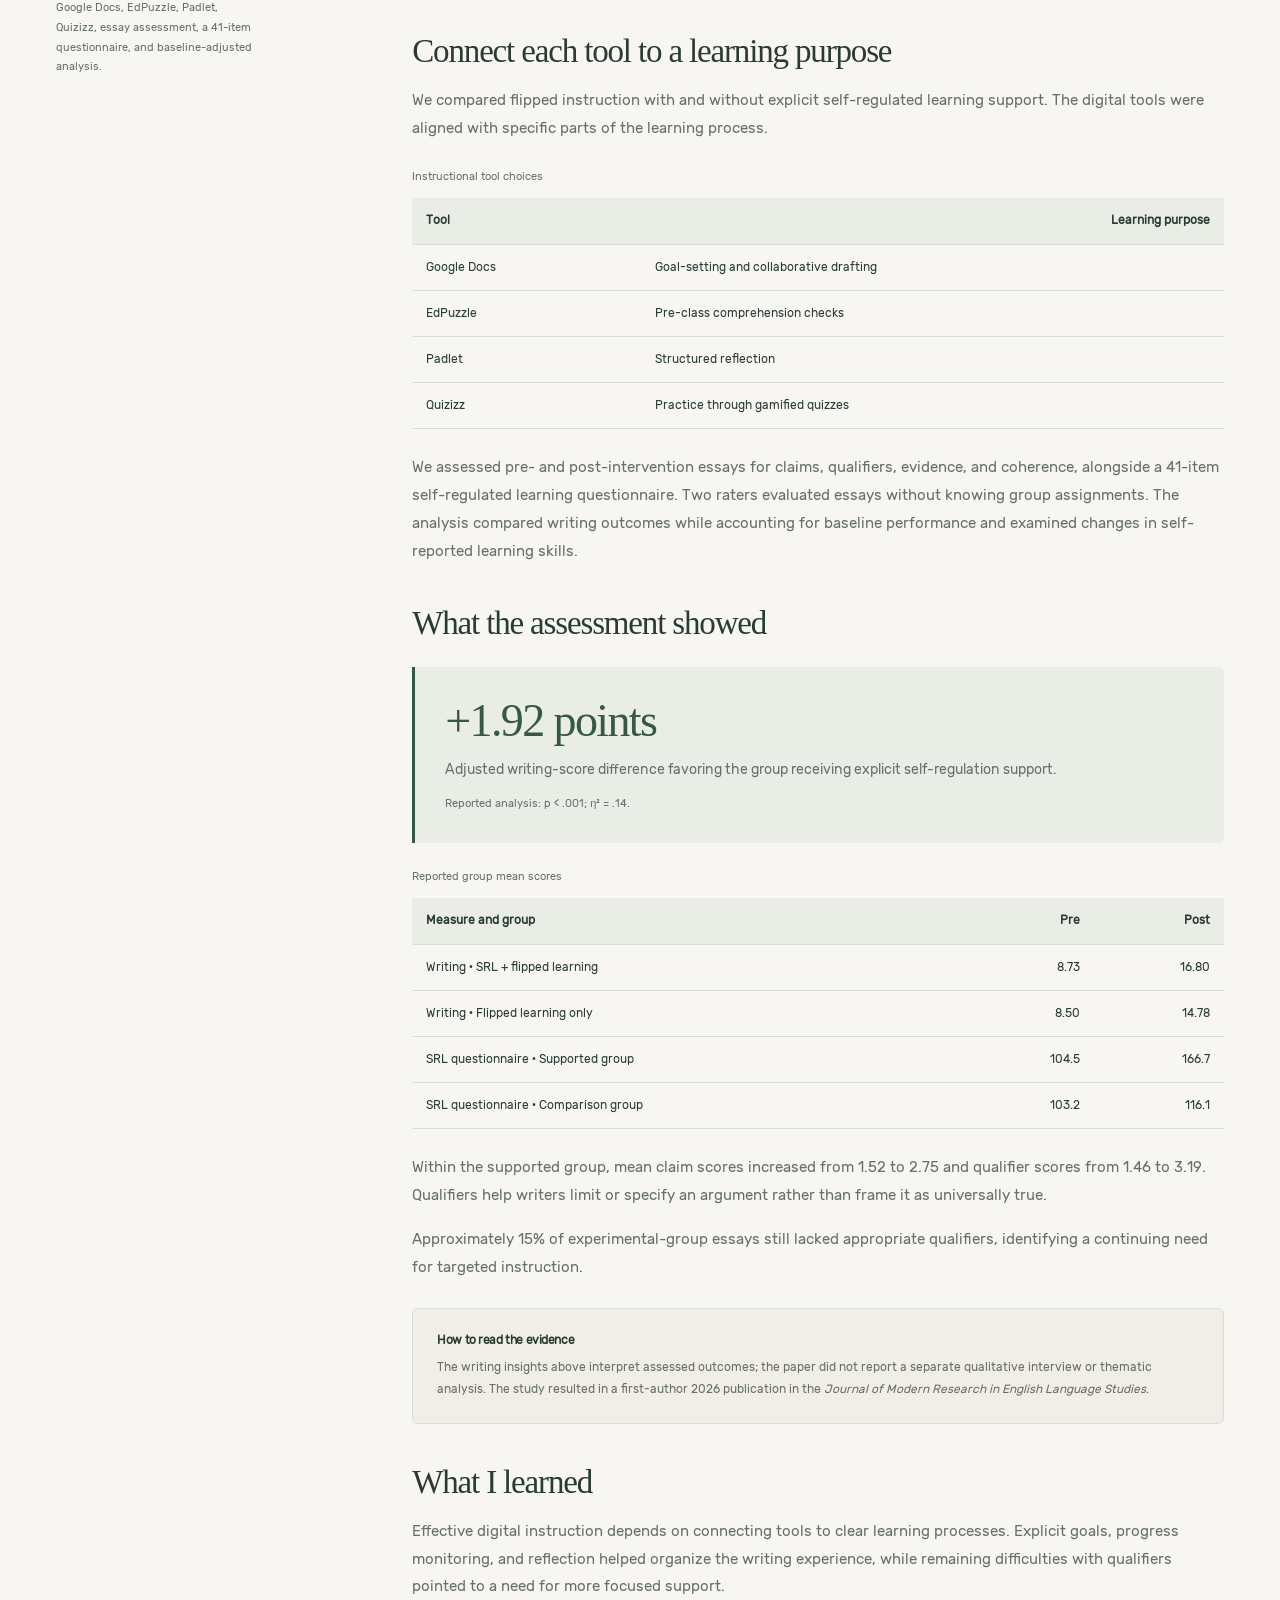
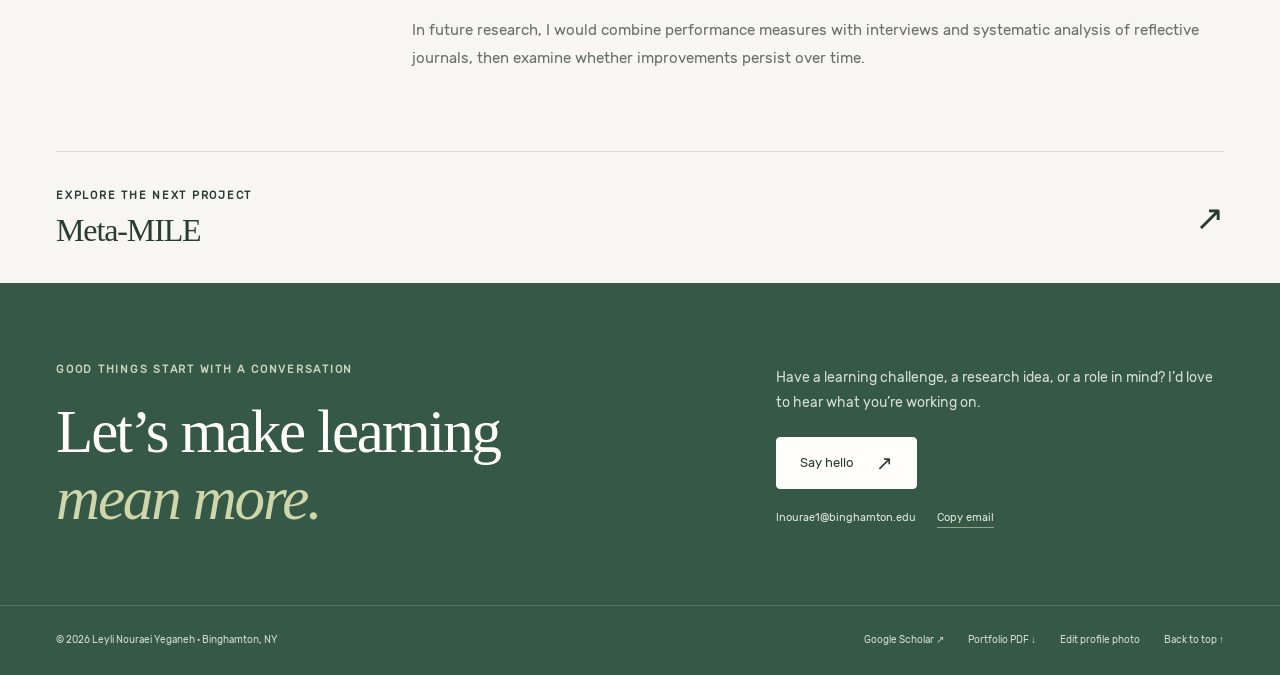
<file: projects/flipped-writing-design/index.html>
<!doctype html>
<html lang="en"><head><meta charset="utf-8"><meta name="viewport" content="width=device-width, initial-scale=1"><title>Writing with intention — Leyli Nouraei Yeganeh</title><meta name="description" content="A closer look at how digital activities supported goal-setting, progress monitoring, and reflection in a 16-week argumentative-writing study."><meta name="theme-color" content="#365846"><meta property="og:type" content="website"><meta property="og:title" content="Writing with intention — Leyli Nouraei Yeganeh"><meta property="og:description" content="A closer look at how digital activities supported goal-setting, progress monitoring, and reflection in a 16-week argumentative-writing study."><meta property="og:url" content="https://yeganehleyli.github.io/projects/flipped-writing-design/"><meta property="og:image" content="https://yeganehleyli.github.io/assets/isometric/flipped-writing-design-1440.webp"><link rel="canonical" href="https://yeganehleyli.github.io/projects/flipped-writing-design/"><link rel="icon" href="/assets/favicon.svg" type="image/svg+xml"><link rel="preload" href="/assets/portfolio-sans.woff" as="font" type="font/woff" crossorigin><link rel="stylesheet" href="/styles.css?v=d7964cf6d5"><script src="/site.js" defer></script></head><body><a class="skip-link" href="#main">Skip to content</a><div id="top"></div><header class="site-header"><div class="container header-inner"><a href="/" class="brand" aria-label="Leyli Nouraei Yeganeh — home"><span class="brand-mark" aria-hidden="true">ln</span><span class="brand-name">Leyli<br>Nouraei Yeganeh</span></a><nav class="header-profile-links" id="profile-links" aria-label="Professional profiles"><a href="https://www.linkedin.com/in/leyli-nouraei-yeganeh-851478257/" target="_blank" rel="noopener noreferrer" aria-label="LinkedIn profile of Leyli Nouraei Yeganeh (opens in a new tab)" title="Visit my LinkedIn profile"><span class="header-profile-icon"><img src="/assets/profiles/linkedin.svg" width="20" height="20" alt=""></span><span class="header-profile-label">LinkedIn</span></a><a href="https://scholar.google.com/citations?user=LFZGxkoAAAAJ&amp;hl=en" target="_blank" rel="noopener noreferrer" aria-label="Google Scholar profile of Leyli Nouraei Yeganeh (opens in a new tab)" title="View my publications on Google Scholar"><span class="header-profile-icon"><img src="/assets/profiles/google-scholar.svg" width="20" height="20" alt=""></span><span class="header-profile-label">Google Scholar</span></a></nav><button class="menu-toggle" aria-expanded="false" aria-controls="site-navigation">Menu</button><nav class="nav" id="site-navigation" aria-label="Main navigation"><a href="/#work">Selected work</a><a href="/#about">About</a><a href="/#approach">Approach</a><a href="/#contact" class="nav-contact">Let’s connect <span class="arrow" aria-hidden="true">↗</span></a></nav></div></header><main id="main" class="extended-case"><section class="case-hero"><div class="container"><a class="back-link" href="/#more-projects"><span aria-hidden="true">←</span> Back to selected work</a><div class="case-heading-grid"><div><p class="eyebrow">Project 08 / Fall 2023 study · 2026 publication</p><h1>Writing with intention</h1><p class="case-subtitle">Integrating Self-Regulated Learning in Flipped Learning to Enhance Argumentative Writing with Digital Tools</p></div><div><p class="case-summary">A closer look at how digital activities supported goal-setting, progress monitoring, and reflection in a 16-week argumentative-writing study.</p></div></div></div></section><div class="container"><figure class="case-visual"><img class="case-cover" src="/assets/isometric/flipped-writing-design-1440.webp" srcset="/assets/isometric/flipped-writing-design-600.webp 600w, /assets/isometric/flipped-writing-design-960.webp 960w, /assets/isometric/flipped-writing-design-1440.webp 1440w" sizes="(max-width: 1040px) calc(100vw - 40px), 1000px" alt="Isometric concept illustration connecting video preparation, a guided writing desk, evidence cards, and reflection notebooks." width="1440" height="960" loading="eager" decoding="async"><figcaption>Concept illustration of the learning experience.</figcaption></figure><dl class="case-at-glance"><div><dt class="eyebrow">My contribution</dt><dd>First and corresponding author; research and instructional-design collaborator</dd></div><div><dt class="eyebrow">Participants</dt><dd>240 intermediate-English-proficient medical students</dd></div><div><dt class="eyebrow">Project context</dt><dd>University of Kashan, Iran · 16-week study</dd></div></dl><div class="case-body"><aside class="case-aside"><p class="eyebrow">In this case study</p><nav class="case-page-nav" aria-label="In this case study"><a href="#challenge">The instructional question</a><a href="#design">Connect each tool to a learning purpose</a><a href="#evidence">What the assessment showed</a><a href="#reflection">What I learned</a></nav><p class="eyebrow case-aside-label">Tools &amp; methods</p><p>Google Docs, EdPuzzle, Padlet, Quizizz, essay assessment, a 41-item questionnaire, and baseline-adjusted analysis.</p></aside><div><section class="case-section" id="challenge" aria-labelledby="challenge-heading"><h2 id="challenge-heading">The instructional question</h2><p>A flipped classroom provides time for practice, but learners also need strategies for planning, monitoring progress, and reflecting on their work. As first and corresponding author, I collaborated on a study asking whether explicit self-regulated learning support could strengthen argumentative writing beyond flipped learning alone.</p><p>The 16-week study involved 240 medical students with intermediate English proficiency at the University of Kashan in Fall 2023.</p></section><section class="case-section" id="design" aria-labelledby="design-heading"><h2 id="design-heading">Connect each tool to a learning purpose</h2><p>We compared flipped instruction with and without explicit self-regulated learning support. The digital tools were aligned with specific parts of the learning process.</p><div class="case-table-wrap" role="region" aria-label="Digital tools and instructional purposes" tabindex="0"><table class="case-table case-table-text"><caption>Instructional tool choices</caption><thead><tr><th scope="col">Tool</th><th scope="col">Learning purpose</th></tr></thead><tbody><tr><th scope="row">Google Docs</th><td>Goal-setting and collaborative drafting</td></tr><tr><th scope="row">EdPuzzle</th><td>Pre-class comprehension checks</td></tr><tr><th scope="row">Padlet</th><td>Structured reflection</td></tr><tr><th scope="row">Quizizz</th><td>Practice through gamified quizzes</td></tr></tbody></table></div><p>We assessed pre- and post-intervention essays for claims, qualifiers, evidence, and coherence, alongside a 41-item self-regulated learning questionnaire. Two raters evaluated essays without knowing group assignments. The analysis compared writing outcomes while accounting for baseline performance and examined changes in self-reported learning skills.</p></section><section class="case-section" id="evidence" aria-labelledby="evidence-heading"><h2 id="evidence-heading">What the assessment showed</h2><div class="case-highlight"><span class="case-highlight-number">+1.92 points</span><p>Adjusted writing-score difference favoring the group receiving explicit self-regulation support.</p><p class="case-stat-note">Reported analysis: p &lt; .001; η² = .14.</p></div><div class="case-table-wrap" role="region" aria-label="Pre and post mean scores by group" tabindex="0"><table class="case-table"><caption>Reported group mean scores</caption><thead><tr><th scope="col">Measure and group</th><th scope="col">Pre</th><th scope="col">Post</th></tr></thead><tbody><tr><th scope="row">Writing · SRL + flipped learning</th><td>8.73</td><td>16.80</td></tr><tr><th scope="row">Writing · Flipped learning only</th><td>8.50</td><td>14.78</td></tr><tr><th scope="row">SRL questionnaire · Supported group</th><td>104.5</td><td>166.7</td></tr><tr><th scope="row">SRL questionnaire · Comparison group</th><td>103.2</td><td>116.1</td></tr></tbody></table></div><p>Within the supported group, mean claim scores increased from 1.52 to 2.75 and qualifier scores from 1.46 to 3.19. Qualifiers help writers limit or specify an argument rather than frame it as universally true.</p><p>Approximately 15% of experimental-group essays still lacked appropriate qualifiers, identifying a continuing need for targeted instruction.</p><aside class="case-evidence-note"><h3>How to read the evidence</h3><p>The writing insights above interpret assessed outcomes; the paper did not report a separate qualitative interview or thematic analysis. The study resulted in a first-author 2026 publication in the <em>Journal of Modern Research in English Language Studies</em>.</p></aside></section><section class="case-section" id="reflection" aria-labelledby="reflection-heading"><h2 id="reflection-heading">What I learned</h2><p>Effective digital instruction depends on connecting tools to clear learning processes. Explicit goals, progress monitoring, and reflection helped organize the writing experience, while remaining difficulties with qualifiers pointed to a need for more focused support.</p><p>In future research, I would combine performance measures with interviews and systematic analysis of reflective journals, then examine whether improvements persist over time.</p></section></div></div><section class="next-project" aria-label="Next project"><a href="/projects/meta-mile/"><div><p class="eyebrow">Explore the next project</p><h2>Meta-MILE</h2></div><span class="arrow" aria-hidden="true">↗</span></a></section></div></main><section class="contact-section" id="contact" aria-labelledby="contact-heading"><div class="container contact-inner"><div><p class="eyebrow">Good things start with a conversation</p><h2 id="contact-heading">Let’s make learning<br><em>mean more.</em></h2></div><div class="contact-copy"><p>Have a learning challenge, a research idea, or a role in mind? I’d love to hear what you’re working on.</p><a class="button light" href="mailto:lnourae1@binghamton.edu">Say hello <span class="arrow" aria-hidden="true">↗</span></a><div class="contact-links"><a class="email-address" href="mailto:lnourae1@binghamton.edu">lnourae1@binghamton.edu</a><button class="copy-email" type="button">Copy email</button></div><p class="sr-only" id="contact-status" role="status"></p></div></div></section><footer class="site-footer"><div class="container footer-inner"><p>© 2026 Leyli Nouraei Yeganeh · Binghamton, NY</p><div class="footer-links"><a href="https://scholar.google.com/citations?user=LFZGxkoAAAAJ&hl=en" target="_blank" rel="noopener noreferrer">Google Scholar ↗</a><a href="/assets/Leyli_Nouraei_Yeganeh_Portfolio.pdf" download>Portfolio PDF ↓</a><a href="https://leyli-learning-design.opalsole4.chatgpt.site/profile-photo" target="_blank" rel="noopener noreferrer">Edit profile photo</a><a href="#top">Back to top ↑</a></div></div></footer></body></html>
</file>
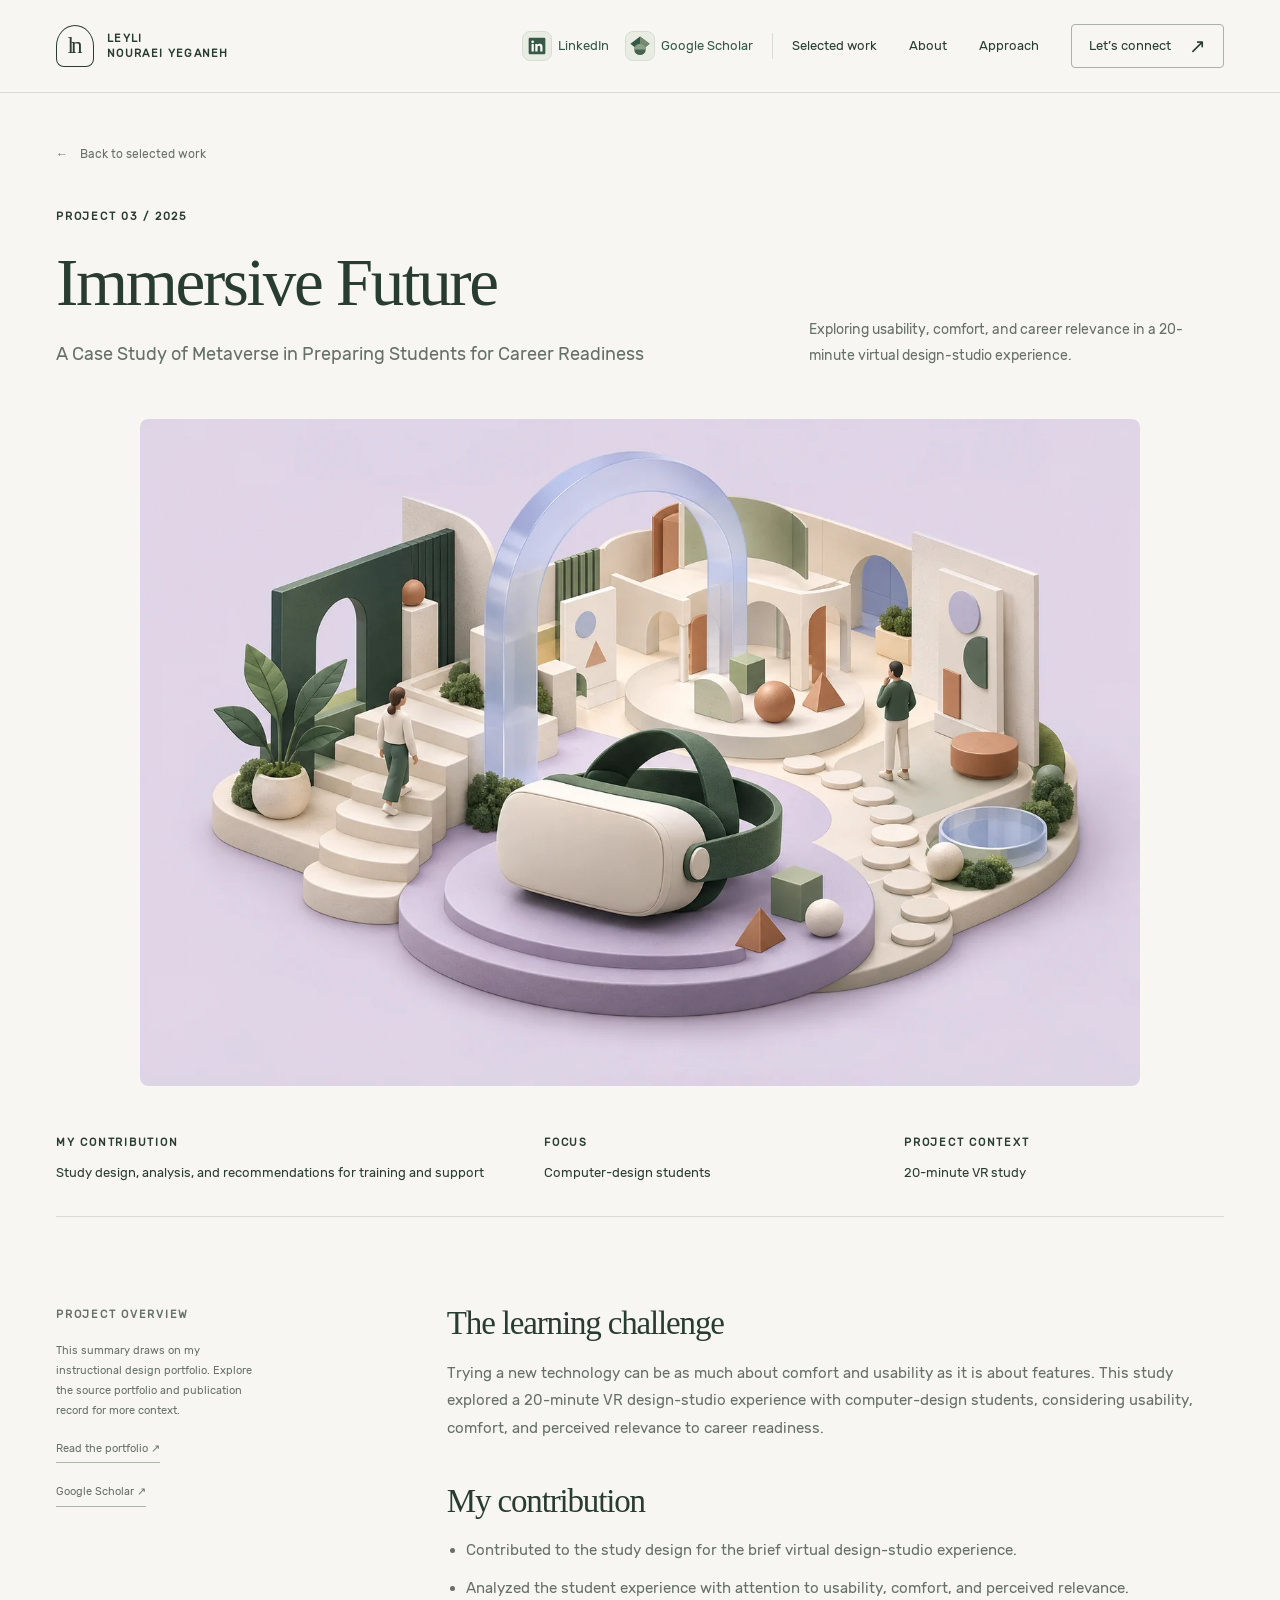
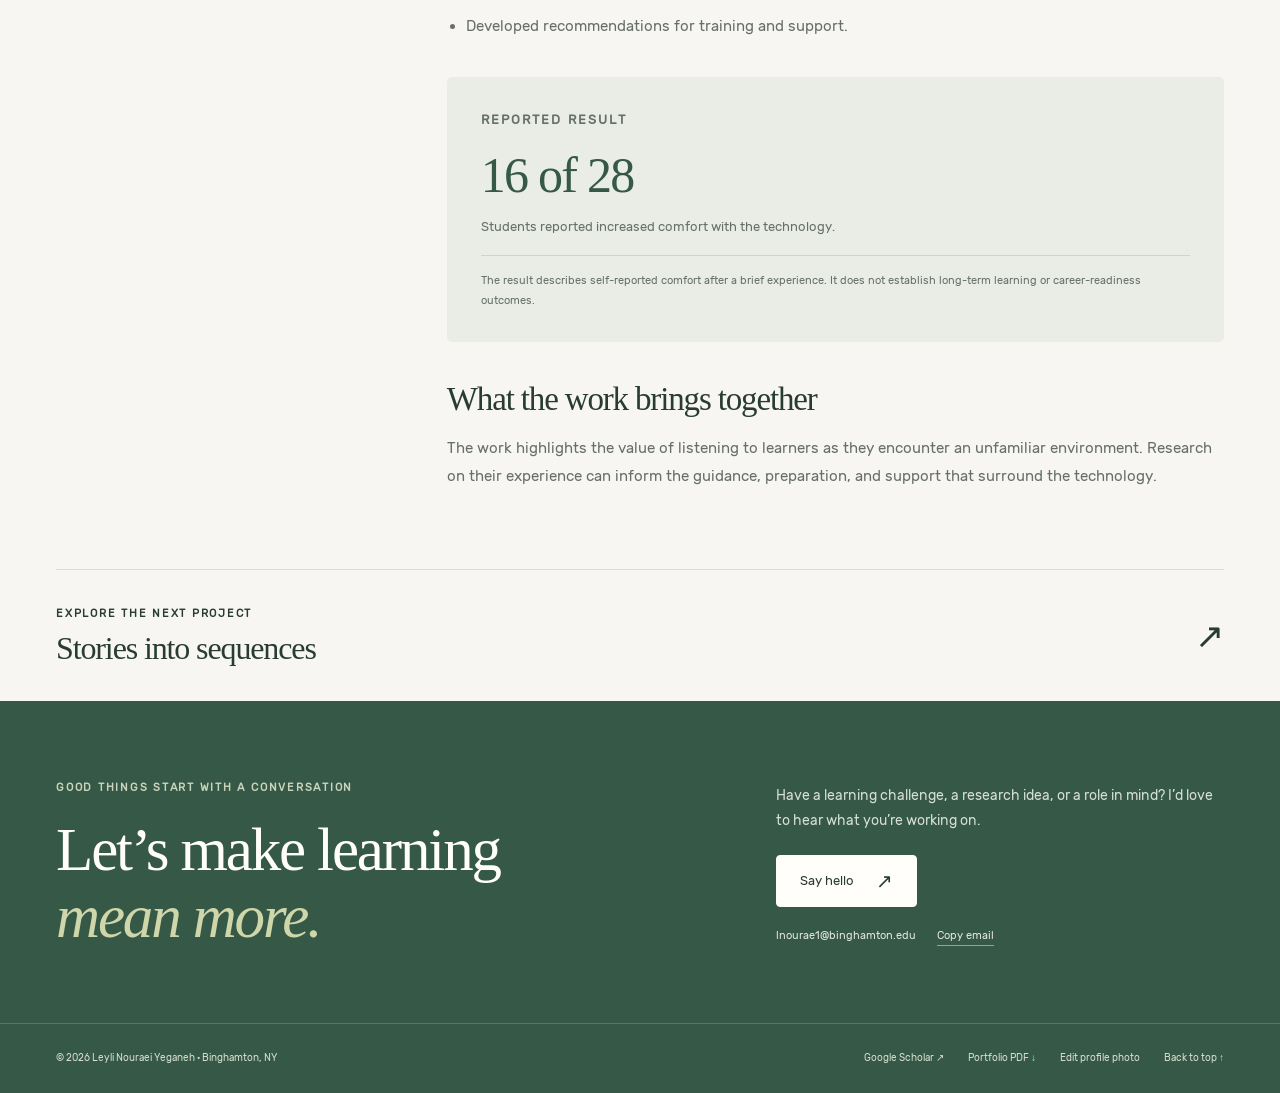
<file: projects/immersive-future/index.html>
<!doctype html>
<html lang="en"><head><meta charset="utf-8"><meta name="viewport" content="width=device-width, initial-scale=1"><title>Immersive Future — Leyli Nouraei Yeganeh</title><meta name="description" content="Exploring usability, comfort, and career relevance in a 20-minute virtual design-studio experience."><meta name="theme-color" content="#365846"><meta property="og:type" content="website"><meta property="og:title" content="Immersive Future — Leyli Nouraei Yeganeh"><meta property="og:description" content="Exploring usability, comfort, and career relevance in a 20-minute virtual design-studio experience."><meta property="og:url" content="https://yeganehleyli.github.io/projects/immersive-future/"><link rel="canonical" href="https://yeganehleyli.github.io/projects/immersive-future/"><link rel="icon" href="/assets/favicon.svg" type="image/svg+xml"><link rel="preload" href="/assets/portfolio-sans.woff" as="font" type="font/woff" crossorigin><link rel="stylesheet" href="/styles.css?v=d7964cf6d5"><script src="/site.js" defer></script></head><body><a class="skip-link" href="#main">Skip to content</a><div id="top"></div><header class="site-header"><div class="container header-inner"><a href="/" class="brand" aria-label="Leyli Nouraei Yeganeh — home"><span class="brand-mark" aria-hidden="true">ln</span><span class="brand-name">Leyli<br>Nouraei Yeganeh</span></a><nav class="header-profile-links" id="profile-links" aria-label="Professional profiles"><a href="https://www.linkedin.com/in/leyli-nouraei-yeganeh-851478257/" target="_blank" rel="noopener noreferrer" aria-label="LinkedIn profile of Leyli Nouraei Yeganeh (opens in a new tab)" title="Visit my LinkedIn profile"><span class="header-profile-icon"><img src="/assets/profiles/linkedin.svg" width="20" height="20" alt=""></span><span class="header-profile-label">LinkedIn</span></a><a href="https://scholar.google.com/citations?user=LFZGxkoAAAAJ&amp;hl=en" target="_blank" rel="noopener noreferrer" aria-label="Google Scholar profile of Leyli Nouraei Yeganeh (opens in a new tab)" title="View my publications on Google Scholar"><span class="header-profile-icon"><img src="/assets/profiles/google-scholar.svg" width="20" height="20" alt=""></span><span class="header-profile-label">Google Scholar</span></a></nav><button class="menu-toggle" aria-expanded="false" aria-controls="site-navigation">Menu</button><nav class="nav" id="site-navigation" aria-label="Main navigation"><a href="/#work">Selected work</a><a href="/#about">About</a><a href="/#approach">Approach</a><a href="/#contact" class="nav-contact">Let’s connect <span class="arrow" aria-hidden="true">↗</span></a></nav></div></header><main id="main"><section class="case-hero"><div class="container"><a class="back-link" href="/#work"><span aria-hidden="true">←</span> Back to selected work</a><div class="case-heading-grid"><div><p class="eyebrow">Project 03 / 2025</p><h1>Immersive Future</h1><p class="case-subtitle">A Case Study of Metaverse in Preparing Students for Career Readiness</p></div><p class="case-summary">Exploring usability, comfort, and career relevance in a 20-minute virtual design-studio experience.</p></div></div></section><div class="container"><div class="case-visual"><img class="case-cover" src="/assets/isometric/immersive-future-1440.webp" srcset="/assets/isometric/immersive-future-600.webp 600w, /assets/isometric/immersive-future-960.webp 960w, /assets/isometric/immersive-future-1440.webp 1440w" sizes="(max-width: 1040px) calc(100vw - 40px), 1000px" alt="Isometric concept illustration of a VR headset and learners exploring a virtual design studio." width="1440" height="960" loading="eager" decoding="async"></div><dl class="case-at-glance"><div><dt class="eyebrow">My contribution</dt><dd>Study design, analysis, and recommendations for training and support</dd></div><div><dt class="eyebrow">Focus</dt><dd>Computer-design students</dd></div><div><dt class="eyebrow">Project context</dt><dd>20-minute VR study</dd></div></dl><div class="case-body"><aside class="case-aside"><p class="eyebrow">Project overview</p><p>This summary draws on my instructional design portfolio. Explore the source portfolio and publication record for more context.</p><a class="text-link" href="/assets/Leyli_Nouraei_Yeganeh_Portfolio.pdf" target="_blank" rel="noopener noreferrer">Read the portfolio ↗</a><br><a class="text-link" href="https://scholar.google.com/citations?user=LFZGxkoAAAAJ&hl=en" target="_blank" rel="noopener noreferrer">Google Scholar ↗</a></aside><div><section class="case-section"><h2>The learning challenge</h2><p>Trying a new technology can be as much about comfort and usability as it is about features. This study explored a 20-minute VR design-studio experience with computer-design students, considering usability, comfort, and perceived relevance to career readiness.</p></section><section class="case-section"><h2>My contribution</h2><ul><li>Contributed to the study design for the brief virtual design-studio experience.</li><li>Analyzed the student experience with attention to usability, comfort, and perceived relevance.</li><li>Developed recommendations for training and support.</li></ul></section><div class="outcome-box"><p class="eyebrow" style="margin:0 0 13px">Reported result</p><div class="outcome-number">16 of 28</div><p>Students reported increased comfort with the technology.</p><p class="outcome-context">The result describes self-reported comfort after a brief experience. It does not establish long-term learning or career-readiness outcomes.</p></div><section class="case-section" style="margin-top:39px"><h2>What the work brings together</h2><p>The work highlights the value of listening to learners as they encounter an unfamiliar environment. Research on their experience can inform the guidance, preparation, and support that surround the technology.</p></section></div></div><section class="next-project" aria-label="Next project"><a href="/projects/preschool-story-sequencing/"><div><p class="eyebrow">Explore the next project</p><h2>Stories into sequences</h2></div><span class="arrow" aria-hidden="true">↗</span></a></section></div></main><section class="contact-section" id="contact" aria-labelledby="contact-heading"><div class="container contact-inner"><div><p class="eyebrow">Good things start with a conversation</p><h2 id="contact-heading">Let’s make learning<br><em>mean more.</em></h2></div><div class="contact-copy"><p>Have a learning challenge, a research idea, or a role in mind? I’d love to hear what you’re working on.</p><a class="button light" href="mailto:lnourae1@binghamton.edu">Say hello <span class="arrow" aria-hidden="true">↗</span></a><div class="contact-links"><a class="email-address" href="mailto:lnourae1@binghamton.edu">lnourae1@binghamton.edu</a><button class="copy-email" type="button">Copy email</button></div><p class="sr-only" id="contact-status" role="status"></p></div></div></section><footer class="site-footer"><div class="container footer-inner"><p>© 2026 Leyli Nouraei Yeganeh · Binghamton, NY</p><div class="footer-links"><a href="https://scholar.google.com/citations?user=LFZGxkoAAAAJ&hl=en" target="_blank" rel="noopener noreferrer">Google Scholar ↗</a><a href="/assets/Leyli_Nouraei_Yeganeh_Portfolio.pdf" download>Portfolio PDF ↓</a><a href="https://leyli-learning-design.opalsole4.chatgpt.site/profile-photo" target="_blank" rel="noopener noreferrer">Edit profile photo</a><a href="#top">Back to top ↑</a></div></div></footer></body></html>
</file>
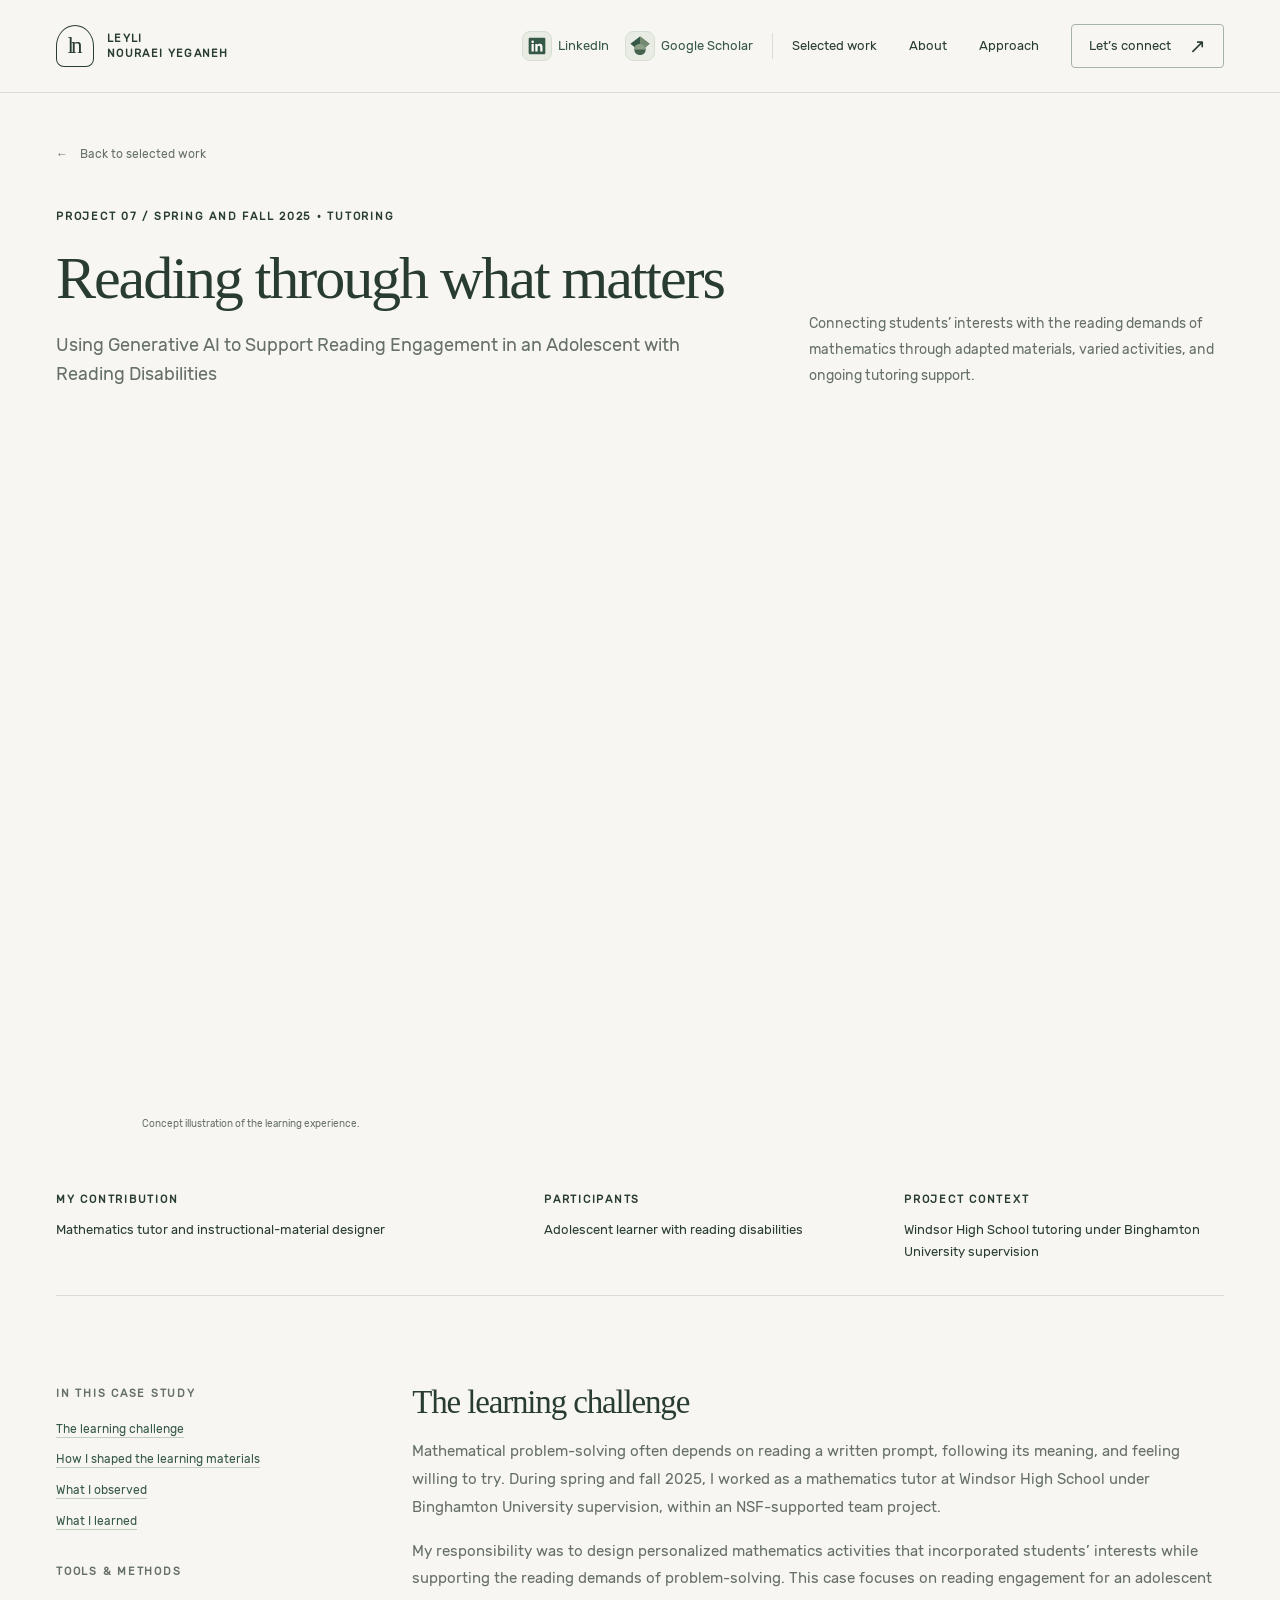
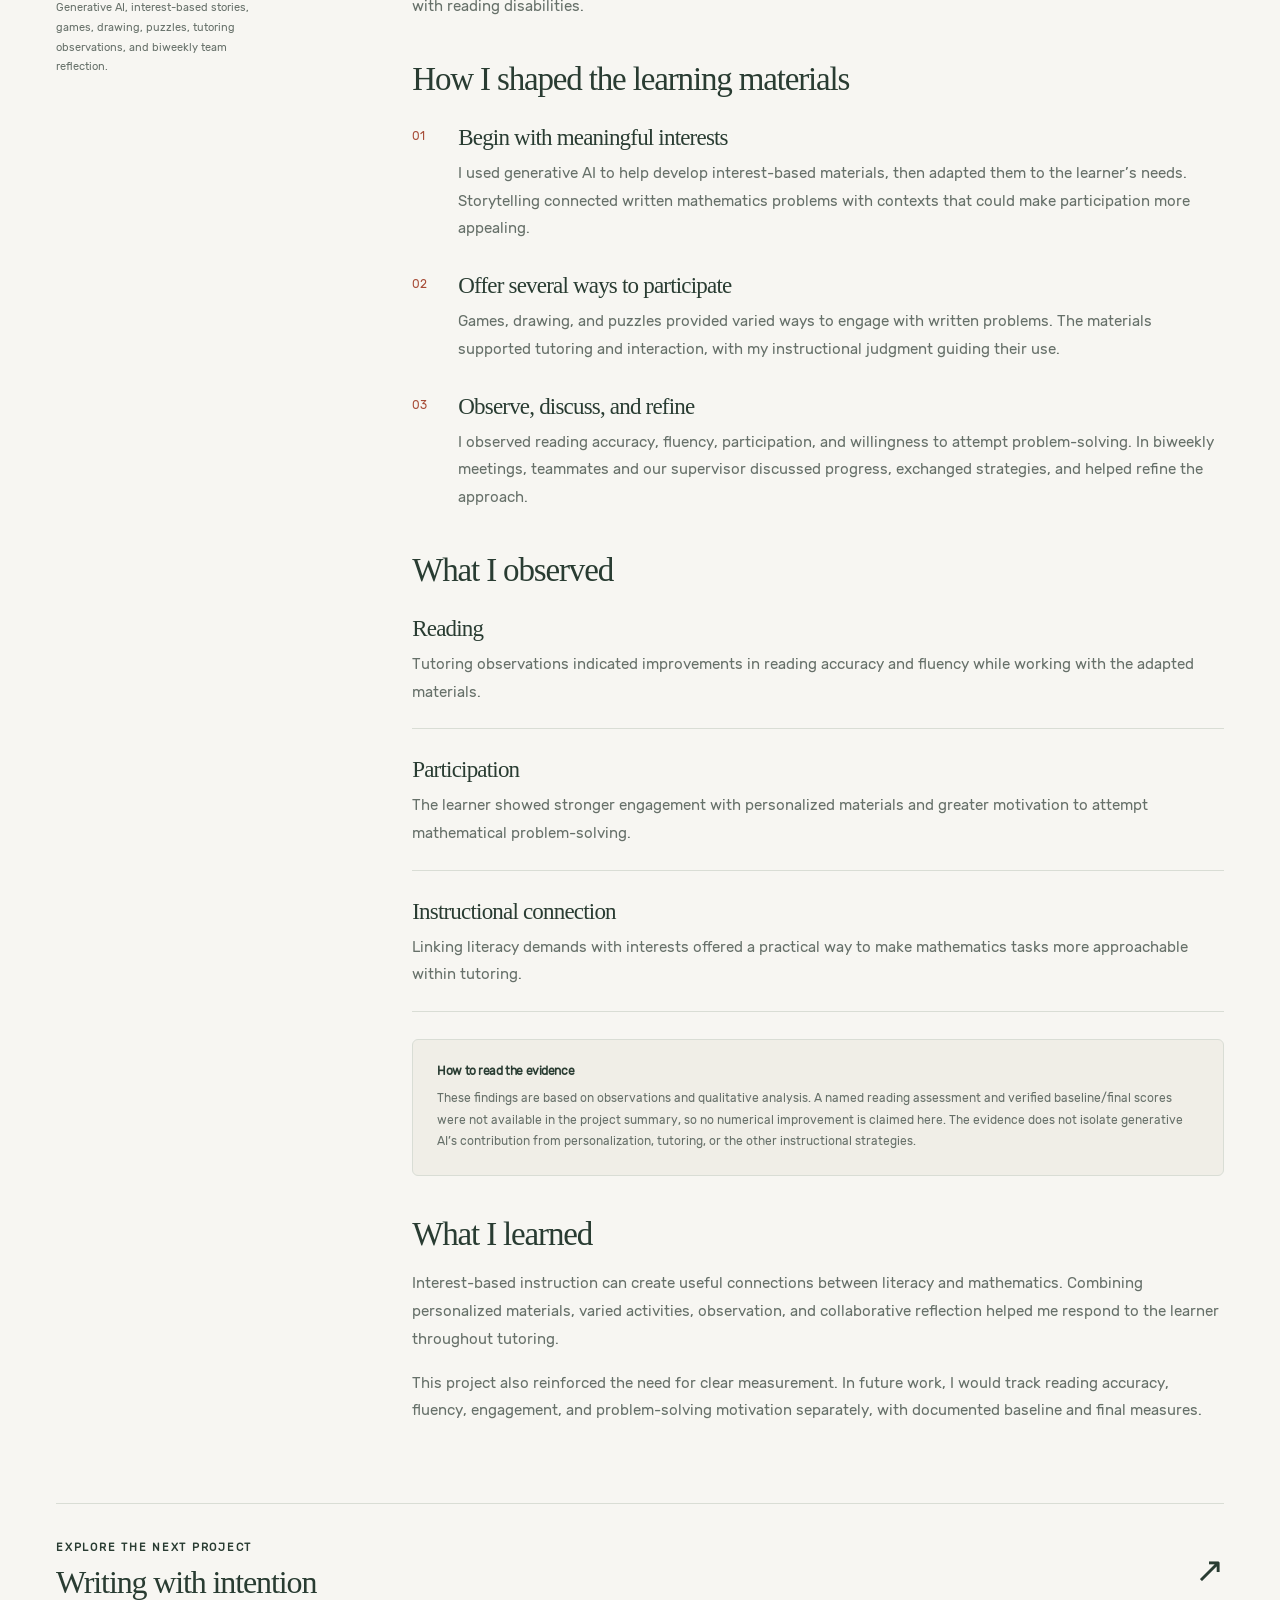
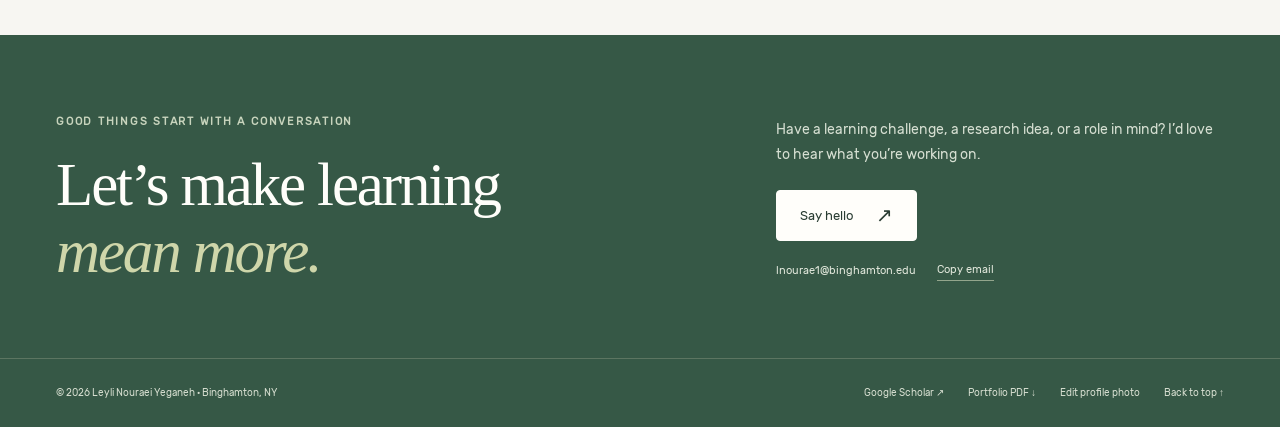
<file: projects/interest-based-reading/index.html>
<!doctype html>
<html lang="en"><head><meta charset="utf-8"><meta name="viewport" content="width=device-width, initial-scale=1"><title>Reading through what matters — Leyli Nouraei Yeganeh</title><meta name="description" content="Connecting students’ interests with the reading demands of mathematics through adapted materials, varied activities, and ongoing tutoring support."><meta name="theme-color" content="#365846"><meta property="og:type" content="website"><meta property="og:title" content="Reading through what matters — Leyli Nouraei Yeganeh"><meta property="og:description" content="Connecting students’ interests with the reading demands of mathematics through adapted materials, varied activities, and ongoing tutoring support."><meta property="og:url" content="https://yeganehleyli.github.io/projects/interest-based-reading/"><meta property="og:image" content="https://yeganehleyli.github.io/assets/isometric/interest-based-reading-1440.webp"><link rel="canonical" href="https://yeganehleyli.github.io/projects/interest-based-reading/"><link rel="icon" href="/assets/favicon.svg" type="image/svg+xml"><link rel="preload" href="/assets/portfolio-sans.woff" as="font" type="font/woff" crossorigin><link rel="stylesheet" href="/styles.css?v=d7964cf6d5"><script src="/site.js" defer></script></head><body><a class="skip-link" href="#main">Skip to content</a><div id="top"></div><header class="site-header"><div class="container header-inner"><a href="/" class="brand" aria-label="Leyli Nouraei Yeganeh — home"><span class="brand-mark" aria-hidden="true">ln</span><span class="brand-name">Leyli<br>Nouraei Yeganeh</span></a><nav class="header-profile-links" id="profile-links" aria-label="Professional profiles"><a href="https://www.linkedin.com/in/leyli-nouraei-yeganeh-851478257/" target="_blank" rel="noopener noreferrer" aria-label="LinkedIn profile of Leyli Nouraei Yeganeh (opens in a new tab)" title="Visit my LinkedIn profile"><span class="header-profile-icon"><img src="/assets/profiles/linkedin.svg" width="20" height="20" alt=""></span><span class="header-profile-label">LinkedIn</span></a><a href="https://scholar.google.com/citations?user=LFZGxkoAAAAJ&amp;hl=en" target="_blank" rel="noopener noreferrer" aria-label="Google Scholar profile of Leyli Nouraei Yeganeh (opens in a new tab)" title="View my publications on Google Scholar"><span class="header-profile-icon"><img src="/assets/profiles/google-scholar.svg" width="20" height="20" alt=""></span><span class="header-profile-label">Google Scholar</span></a></nav><button class="menu-toggle" aria-expanded="false" aria-controls="site-navigation">Menu</button><nav class="nav" id="site-navigation" aria-label="Main navigation"><a href="/#work">Selected work</a><a href="/#about">About</a><a href="/#approach">Approach</a><a href="/#contact" class="nav-contact">Let’s connect <span class="arrow" aria-hidden="true">↗</span></a></nav></div></header><main id="main" class="extended-case"><section class="case-hero"><div class="container"><a class="back-link" href="/#more-projects"><span aria-hidden="true">←</span> Back to selected work</a><div class="case-heading-grid"><div><p class="eyebrow">Project 07 / Spring and fall 2025 · Tutoring</p><h1>Reading through what matters</h1><p class="case-subtitle">Using Generative AI to Support Reading Engagement in an Adolescent with Reading Disabilities</p></div><div><p class="case-summary">Connecting students’ interests with the reading demands of mathematics through adapted materials, varied activities, and ongoing tutoring support.</p></div></div></div></section><div class="container"><figure class="case-visual"><img class="case-cover" src="/assets/isometric/interest-based-reading-1440.webp" srcset="/assets/isometric/interest-based-reading-600.webp 600w, /assets/isometric/interest-based-reading-960.webp 960w, /assets/isometric/interest-based-reading-1440.webp 1440w" sizes="(max-width: 1040px) calc(100vw - 40px), 1000px" alt="Isometric concept illustration of a tutor and adolescent connecting an illustrated storybook, interest cards, AI-assisted materials, and mathematics puzzles." width="1440" height="960" loading="eager" decoding="async"><figcaption>Concept illustration of the learning experience.</figcaption></figure><dl class="case-at-glance"><div><dt class="eyebrow">My contribution</dt><dd>Mathematics tutor and instructional-material designer</dd></div><div><dt class="eyebrow">Participants</dt><dd>Adolescent learner with reading disabilities</dd></div><div><dt class="eyebrow">Project context</dt><dd>Windsor High School tutoring under Binghamton University supervision</dd></div></dl><div class="case-body"><aside class="case-aside"><p class="eyebrow">In this case study</p><nav class="case-page-nav" aria-label="In this case study"><a href="#challenge">The learning challenge</a><a href="#design">How I shaped the learning materials</a><a href="#evidence">What I observed</a><a href="#reflection">What I learned</a></nav><p class="eyebrow case-aside-label">Tools &amp; methods</p><p>Generative AI, interest-based stories, games, drawing, puzzles, tutoring observations, and biweekly team reflection.</p></aside><div><section class="case-section" id="challenge" aria-labelledby="challenge-heading"><h2 id="challenge-heading">The learning challenge</h2><p>Mathematical problem-solving often depends on reading a written prompt, following its meaning, and feeling willing to try. During spring and fall 2025, I worked as a mathematics tutor at Windsor High School under Binghamton University supervision, within an NSF-supported team project.</p><p>My responsibility was to design personalized mathematics activities that incorporated students’ interests while supporting the reading demands of problem-solving. This case focuses on reading engagement for an adolescent with reading disabilities.</p></section><section class="case-section" id="design" aria-labelledby="design-heading"><h2 id="design-heading">How I shaped the learning materials</h2><ol class="case-steps"><li><h3>Begin with meaningful interests</h3><p>I used generative AI to help develop interest-based materials, then adapted them to the learner’s needs. Storytelling connected written mathematics problems with contexts that could make participation more appealing.</p></li><li><h3>Offer several ways to participate</h3><p>Games, drawing, and puzzles provided varied ways to engage with written problems. The materials supported tutoring and interaction, with my instructional judgment guiding their use.</p></li><li><h3>Observe, discuss, and refine</h3><p>I observed reading accuracy, fluency, participation, and willingness to attempt problem-solving. In biweekly meetings, teammates and our supervisor discussed progress, exchanged strategies, and helped refine the approach.</p></li></ol></section><section class="case-section" id="evidence" aria-labelledby="evidence-heading"><h2 id="evidence-heading">What I observed</h2><ul class="case-observations"><li><h3>Reading</h3><p>Tutoring observations indicated improvements in reading accuracy and fluency while working with the adapted materials.</p></li><li><h3>Participation</h3><p>The learner showed stronger engagement with personalized materials and greater motivation to attempt mathematical problem-solving.</p></li><li><h3>Instructional connection</h3><p>Linking literacy demands with interests offered a practical way to make mathematics tasks more approachable within tutoring.</p></li></ul><aside class="case-evidence-note"><h3>How to read the evidence</h3><p>These findings are based on observations and qualitative analysis. A named reading assessment and verified baseline/final scores were not available in the project summary, so no numerical improvement is claimed here. The evidence does not isolate generative AI’s contribution from personalization, tutoring, or the other instructional strategies.</p></aside></section><section class="case-section" id="reflection" aria-labelledby="reflection-heading"><h2 id="reflection-heading">What I learned</h2><p>Interest-based instruction can create useful connections between literacy and mathematics. Combining personalized materials, varied activities, observation, and collaborative reflection helped me respond to the learner throughout tutoring.</p><p>This project also reinforced the need for clear measurement. In future work, I would track reading accuracy, fluency, engagement, and problem-solving motivation separately, with documented baseline and final measures.</p></section></div></div><section class="next-project" aria-label="Next project"><a href="/projects/flipped-writing-design/"><div><p class="eyebrow">Explore the next project</p><h2>Writing with intention</h2></div><span class="arrow" aria-hidden="true">↗</span></a></section></div></main><section class="contact-section" id="contact" aria-labelledby="contact-heading"><div class="container contact-inner"><div><p class="eyebrow">Good things start with a conversation</p><h2 id="contact-heading">Let’s make learning<br><em>mean more.</em></h2></div><div class="contact-copy"><p>Have a learning challenge, a research idea, or a role in mind? I’d love to hear what you’re working on.</p><a class="button light" href="mailto:lnourae1@binghamton.edu">Say hello <span class="arrow" aria-hidden="true">↗</span></a><div class="contact-links"><a class="email-address" href="mailto:lnourae1@binghamton.edu">lnourae1@binghamton.edu</a><button class="copy-email" type="button">Copy email</button></div><p class="sr-only" id="contact-status" role="status"></p></div></div></section><footer class="site-footer"><div class="container footer-inner"><p>© 2026 Leyli Nouraei Yeganeh · Binghamton, NY</p><div class="footer-links"><a href="https://scholar.google.com/citations?user=LFZGxkoAAAAJ&hl=en" target="_blank" rel="noopener noreferrer">Google Scholar ↗</a><a href="/assets/Leyli_Nouraei_Yeganeh_Portfolio.pdf" download>Portfolio PDF ↓</a><a href="https://leyli-learning-design.opalsole4.chatgpt.site/profile-photo" target="_blank" rel="noopener noreferrer">Edit profile photo</a><a href="#top">Back to top ↑</a></div></div></footer></body></html>
</file>
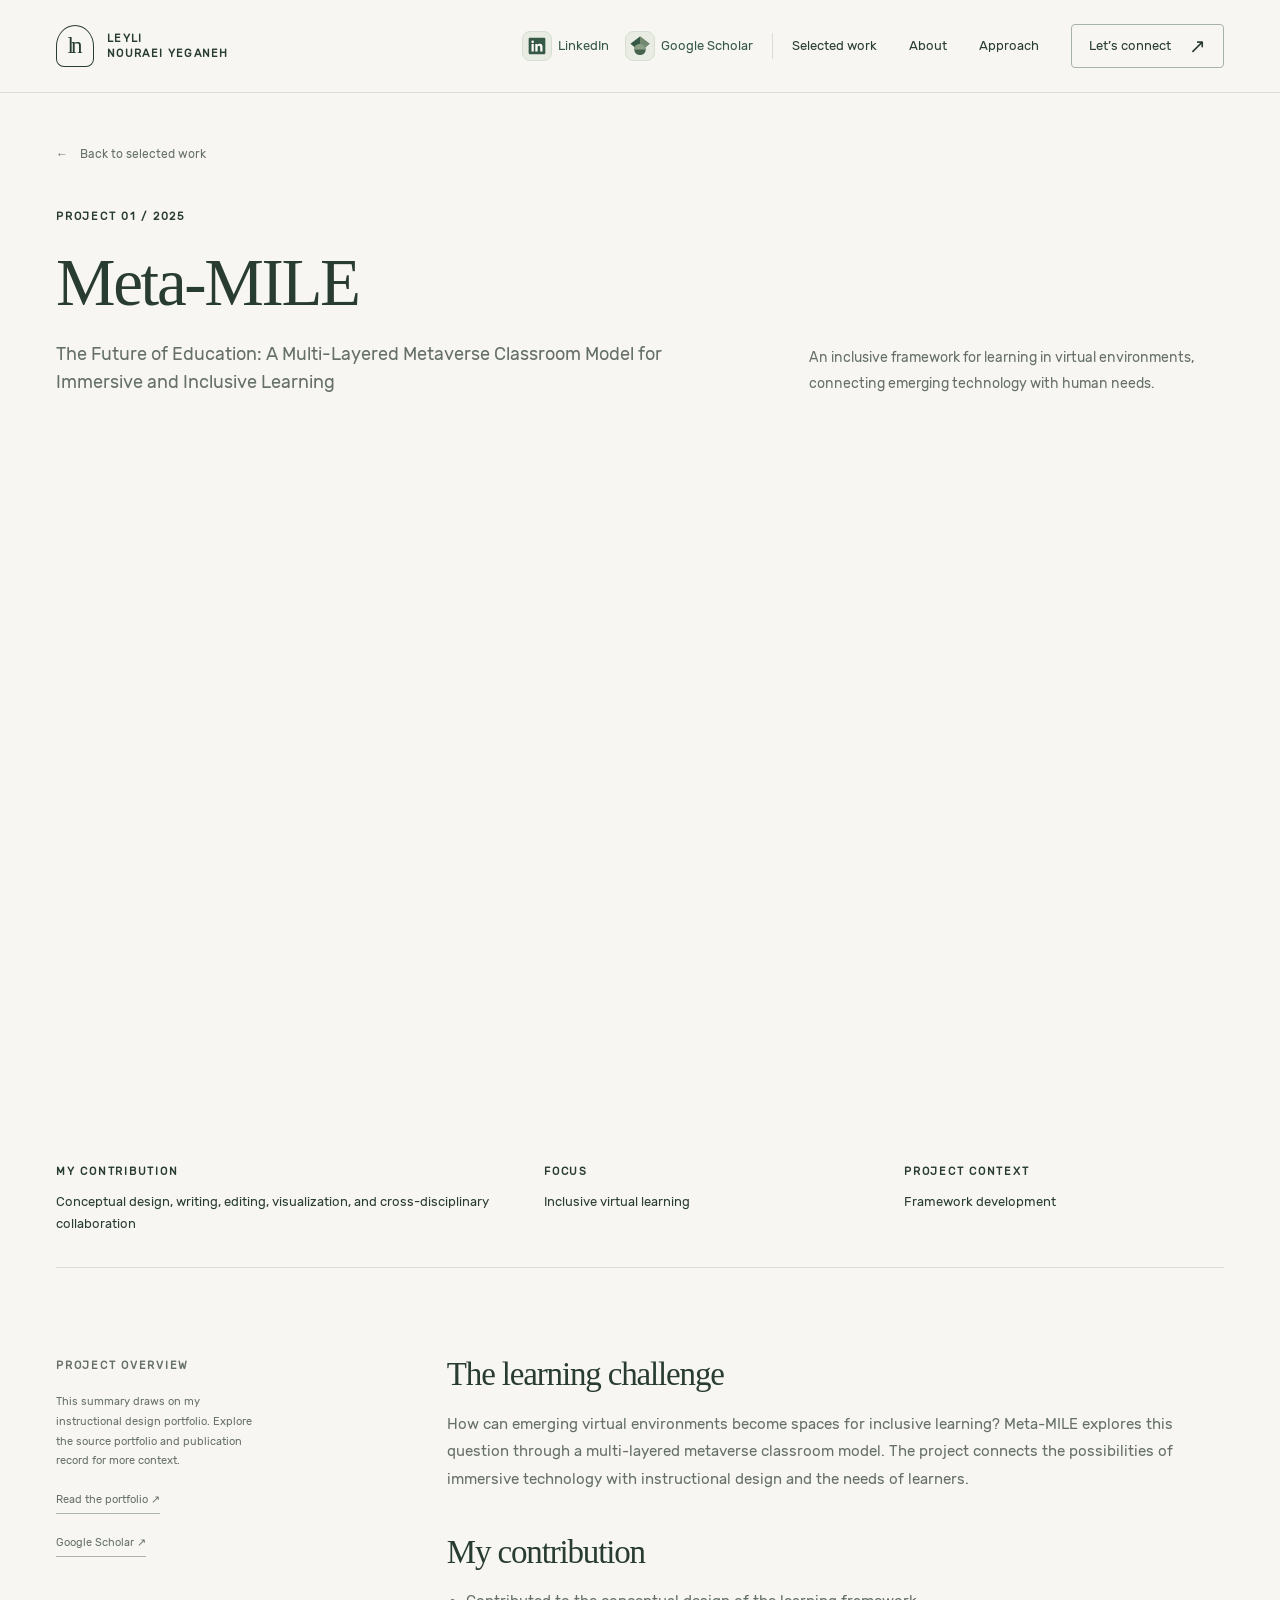
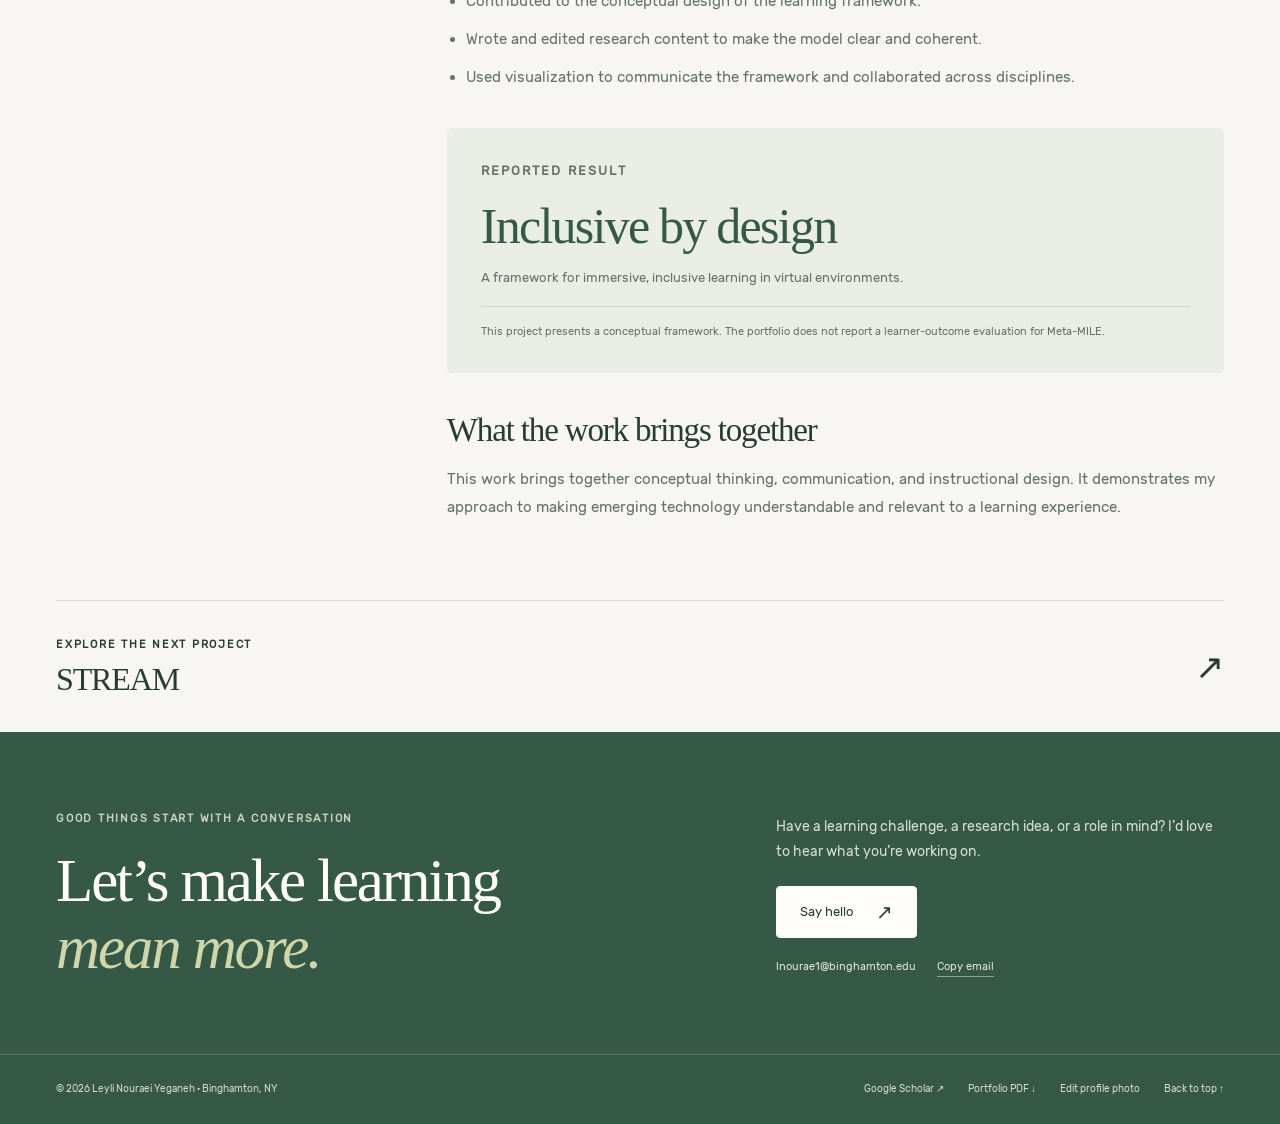
<file: projects/meta-mile/index.html>
<!doctype html>
<html lang="en"><head><meta charset="utf-8"><meta name="viewport" content="width=device-width, initial-scale=1"><title>Meta-MILE — Leyli Nouraei Yeganeh</title><meta name="description" content="An inclusive framework for learning in virtual environments, connecting emerging technology with human needs."><meta name="theme-color" content="#365846"><meta property="og:type" content="website"><meta property="og:title" content="Meta-MILE — Leyli Nouraei Yeganeh"><meta property="og:description" content="An inclusive framework for learning in virtual environments, connecting emerging technology with human needs."><meta property="og:url" content="https://yeganehleyli.github.io/projects/meta-mile/"><link rel="canonical" href="https://yeganehleyli.github.io/projects/meta-mile/"><link rel="icon" href="/assets/favicon.svg" type="image/svg+xml"><link rel="preload" href="/assets/portfolio-sans.woff" as="font" type="font/woff" crossorigin><link rel="stylesheet" href="/styles.css?v=d7964cf6d5"><script src="/site.js" defer></script></head><body><a class="skip-link" href="#main">Skip to content</a><div id="top"></div><header class="site-header"><div class="container header-inner"><a href="/" class="brand" aria-label="Leyli Nouraei Yeganeh — home"><span class="brand-mark" aria-hidden="true">ln</span><span class="brand-name">Leyli<br>Nouraei Yeganeh</span></a><nav class="header-profile-links" id="profile-links" aria-label="Professional profiles"><a href="https://www.linkedin.com/in/leyli-nouraei-yeganeh-851478257/" target="_blank" rel="noopener noreferrer" aria-label="LinkedIn profile of Leyli Nouraei Yeganeh (opens in a new tab)" title="Visit my LinkedIn profile"><span class="header-profile-icon"><img src="/assets/profiles/linkedin.svg" width="20" height="20" alt=""></span><span class="header-profile-label">LinkedIn</span></a><a href="https://scholar.google.com/citations?user=LFZGxkoAAAAJ&amp;hl=en" target="_blank" rel="noopener noreferrer" aria-label="Google Scholar profile of Leyli Nouraei Yeganeh (opens in a new tab)" title="View my publications on Google Scholar"><span class="header-profile-icon"><img src="/assets/profiles/google-scholar.svg" width="20" height="20" alt=""></span><span class="header-profile-label">Google Scholar</span></a></nav><button class="menu-toggle" aria-expanded="false" aria-controls="site-navigation">Menu</button><nav class="nav" id="site-navigation" aria-label="Main navigation"><a href="/#work">Selected work</a><a href="/#about">About</a><a href="/#approach">Approach</a><a href="/#contact" class="nav-contact">Let’s connect <span class="arrow" aria-hidden="true">↗</span></a></nav></div></header><main id="main"><section class="case-hero"><div class="container"><a class="back-link" href="/#work"><span aria-hidden="true">←</span> Back to selected work</a><div class="case-heading-grid"><div><p class="eyebrow">Project 01 / 2025</p><h1>Meta-MILE</h1><p class="case-subtitle">The Future of Education: A Multi-Layered Metaverse Classroom Model for Immersive and Inclusive Learning</p></div><p class="case-summary">An inclusive framework for learning in virtual environments, connecting emerging technology with human needs.</p></div></div></section><div class="container"><div class="case-visual"><img class="case-cover" src="/assets/isometric/meta-mile-1440.webp" srcset="/assets/isometric/meta-mile-600.webp 600w, /assets/isometric/meta-mile-960.webp 960w, /assets/isometric/meta-mile-1440.webp 1440w" sizes="(max-width: 1040px) calc(100vw - 40px), 1000px" alt="Isometric concept illustration of a layered inclusive virtual classroom with learners, an open book, and accessible pathways." width="1440" height="960" loading="eager" decoding="async"></div><dl class="case-at-glance"><div><dt class="eyebrow">My contribution</dt><dd>Conceptual design, writing, editing, visualization, and cross-disciplinary collaboration</dd></div><div><dt class="eyebrow">Focus</dt><dd>Inclusive virtual learning</dd></div><div><dt class="eyebrow">Project context</dt><dd>Framework development</dd></div></dl><div class="case-body"><aside class="case-aside"><p class="eyebrow">Project overview</p><p>This summary draws on my instructional design portfolio. Explore the source portfolio and publication record for more context.</p><a class="text-link" href="/assets/Leyli_Nouraei_Yeganeh_Portfolio.pdf" target="_blank" rel="noopener noreferrer">Read the portfolio ↗</a><br><a class="text-link" href="https://scholar.google.com/citations?user=LFZGxkoAAAAJ&hl=en" target="_blank" rel="noopener noreferrer">Google Scholar ↗</a></aside><div><section class="case-section"><h2>The learning challenge</h2><p>How can emerging virtual environments become spaces for inclusive learning? Meta-MILE explores this question through a multi-layered metaverse classroom model. The project connects the possibilities of immersive technology with instructional design and the needs of learners.</p></section><section class="case-section"><h2>My contribution</h2><ul><li>Contributed to the conceptual design of the learning framework.</li><li>Wrote and edited research content to make the model clear and coherent.</li><li>Used visualization to communicate the framework and collaborated across disciplines.</li></ul></section><div class="outcome-box"><p class="eyebrow" style="margin:0 0 13px">Reported result</p><div class="outcome-number">Inclusive by design</div><p>A framework for immersive, inclusive learning in virtual environments.</p><p class="outcome-context">This project presents a conceptual framework. The portfolio does not report a learner-outcome evaluation for Meta-MILE.</p></div><section class="case-section" style="margin-top:39px"><h2>What the work brings together</h2><p>This work brings together conceptual thinking, communication, and instructional design. It demonstrates my approach to making emerging technology understandable and relevant to a learning experience.</p></section></div></div><section class="next-project" aria-label="Next project"><a href="/projects/stream/"><div><p class="eyebrow">Explore the next project</p><h2>STREAM</h2></div><span class="arrow" aria-hidden="true">↗</span></a></section></div></main><section class="contact-section" id="contact" aria-labelledby="contact-heading"><div class="container contact-inner"><div><p class="eyebrow">Good things start with a conversation</p><h2 id="contact-heading">Let’s make learning<br><em>mean more.</em></h2></div><div class="contact-copy"><p>Have a learning challenge, a research idea, or a role in mind? I’d love to hear what you’re working on.</p><a class="button light" href="mailto:lnourae1@binghamton.edu">Say hello <span class="arrow" aria-hidden="true">↗</span></a><div class="contact-links"><a class="email-address" href="mailto:lnourae1@binghamton.edu">lnourae1@binghamton.edu</a><button class="copy-email" type="button">Copy email</button></div><p class="sr-only" id="contact-status" role="status"></p></div></div></section><footer class="site-footer"><div class="container footer-inner"><p>© 2026 Leyli Nouraei Yeganeh · Binghamton, NY</p><div class="footer-links"><a href="https://scholar.google.com/citations?user=LFZGxkoAAAAJ&hl=en" target="_blank" rel="noopener noreferrer">Google Scholar ↗</a><a href="/assets/Leyli_Nouraei_Yeganeh_Portfolio.pdf" download>Portfolio PDF ↓</a><a href="https://leyli-learning-design.opalsole4.chatgpt.site/profile-photo" target="_blank" rel="noopener noreferrer">Edit profile photo</a><a href="#top">Back to top ↑</a></div></div></footer></body></html>
</file>
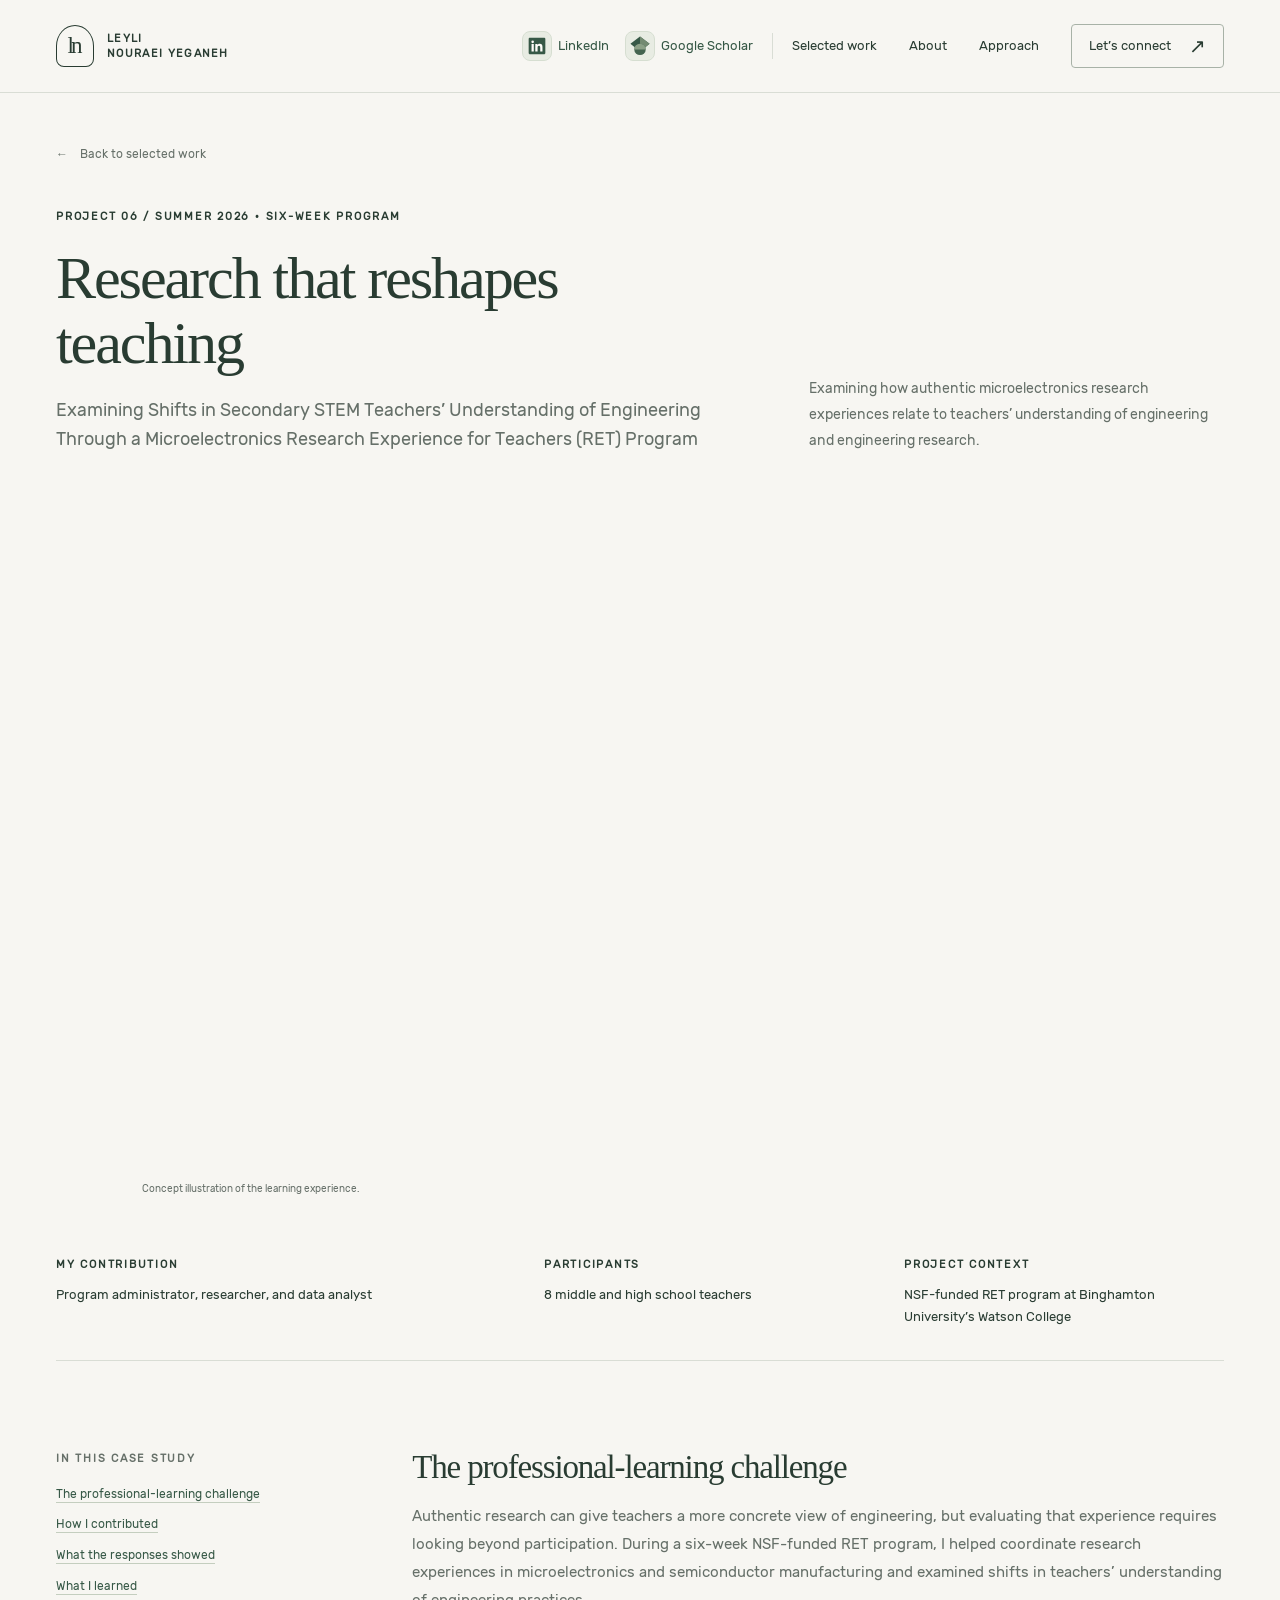
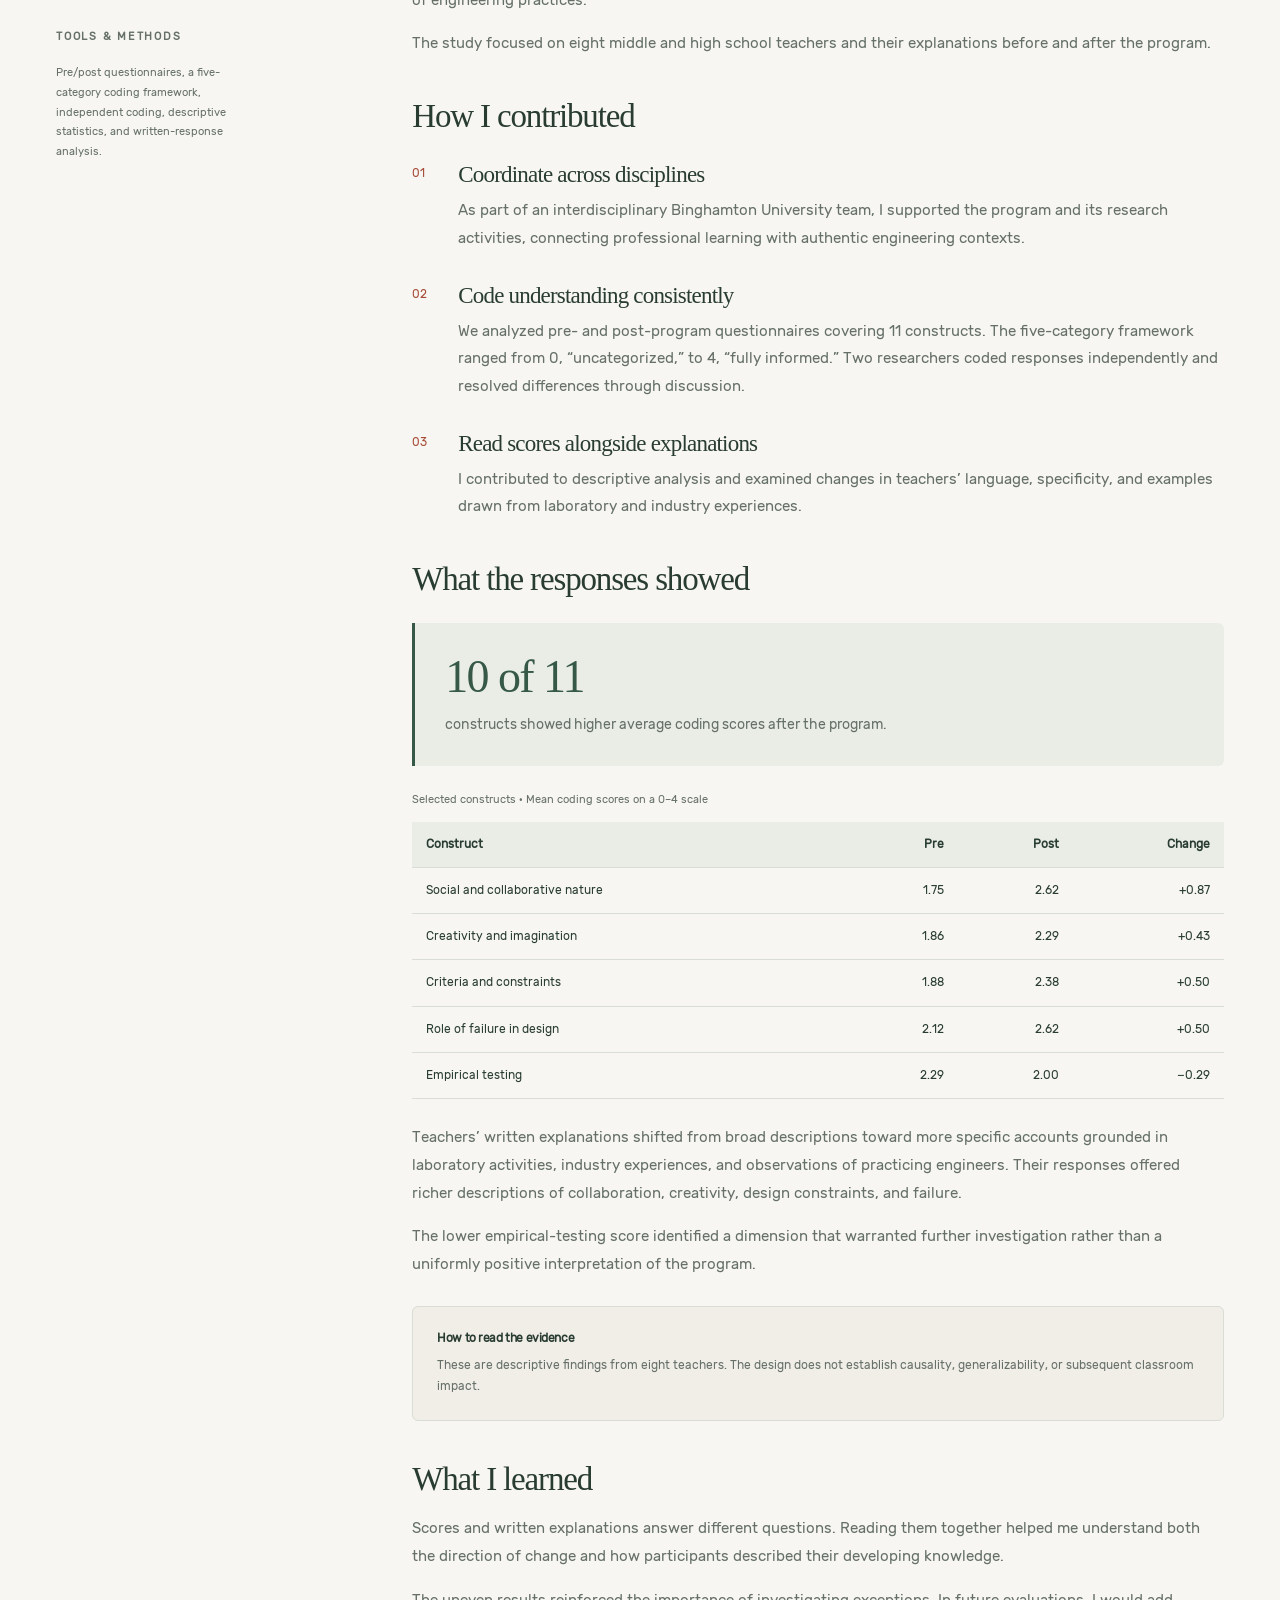
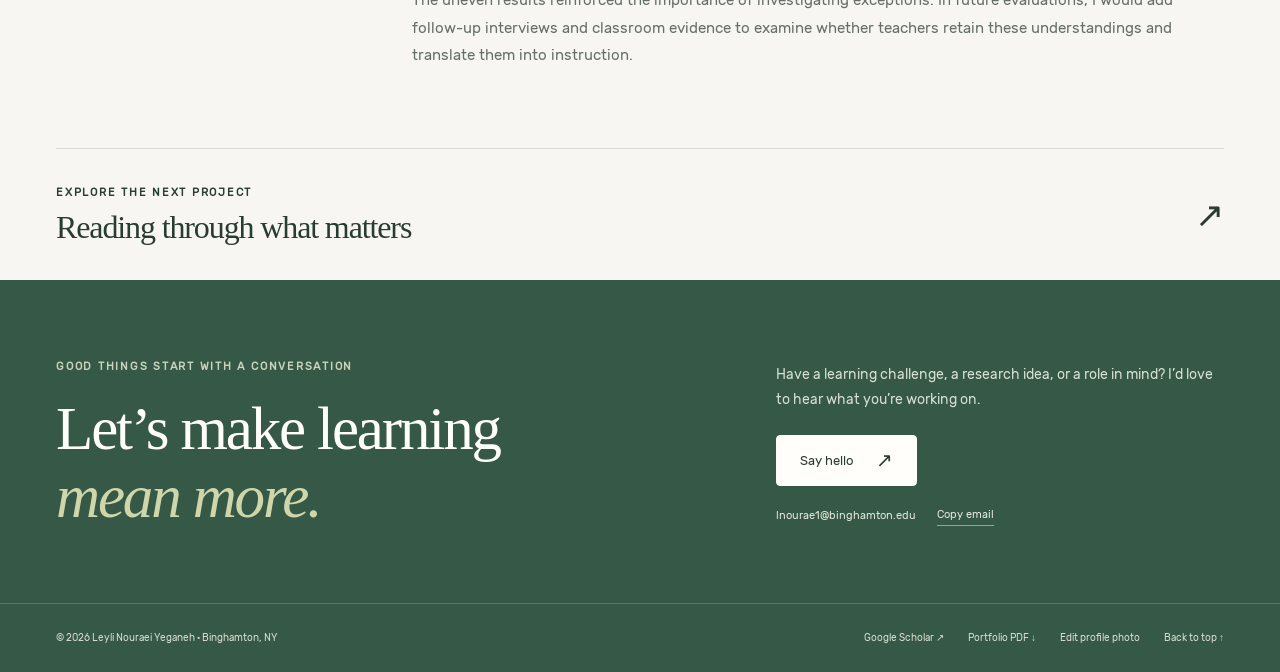
<file: projects/microelectronics-ret/index.html>
<!doctype html>
<html lang="en"><head><meta charset="utf-8"><meta name="viewport" content="width=device-width, initial-scale=1"><title>Research that reshapes teaching — Leyli Nouraei Yeganeh</title><meta name="description" content="Examining how authentic microelectronics research experiences relate to teachers’ understanding of engineering and engineering research."><meta name="theme-color" content="#365846"><meta property="og:type" content="website"><meta property="og:title" content="Research that reshapes teaching — Leyli Nouraei Yeganeh"><meta property="og:description" content="Examining how authentic microelectronics research experiences relate to teachers’ understanding of engineering and engineering research."><meta property="og:url" content="https://yeganehleyli.github.io/projects/microelectronics-ret/"><meta property="og:image" content="https://yeganehleyli.github.io/assets/isometric/microelectronics-ret-1440.webp"><link rel="canonical" href="https://yeganehleyli.github.io/projects/microelectronics-ret/"><link rel="icon" href="/assets/favicon.svg" type="image/svg+xml"><link rel="preload" href="/assets/portfolio-sans.woff" as="font" type="font/woff" crossorigin><link rel="stylesheet" href="/styles.css?v=d7964cf6d5"><script src="/site.js" defer></script></head><body><a class="skip-link" href="#main">Skip to content</a><div id="top"></div><header class="site-header"><div class="container header-inner"><a href="/" class="brand" aria-label="Leyli Nouraei Yeganeh — home"><span class="brand-mark" aria-hidden="true">ln</span><span class="brand-name">Leyli<br>Nouraei Yeganeh</span></a><nav class="header-profile-links" id="profile-links" aria-label="Professional profiles"><a href="https://www.linkedin.com/in/leyli-nouraei-yeganeh-851478257/" target="_blank" rel="noopener noreferrer" aria-label="LinkedIn profile of Leyli Nouraei Yeganeh (opens in a new tab)" title="Visit my LinkedIn profile"><span class="header-profile-icon"><img src="/assets/profiles/linkedin.svg" width="20" height="20" alt=""></span><span class="header-profile-label">LinkedIn</span></a><a href="https://scholar.google.com/citations?user=LFZGxkoAAAAJ&amp;hl=en" target="_blank" rel="noopener noreferrer" aria-label="Google Scholar profile of Leyli Nouraei Yeganeh (opens in a new tab)" title="View my publications on Google Scholar"><span class="header-profile-icon"><img src="/assets/profiles/google-scholar.svg" width="20" height="20" alt=""></span><span class="header-profile-label">Google Scholar</span></a></nav><button class="menu-toggle" aria-expanded="false" aria-controls="site-navigation">Menu</button><nav class="nav" id="site-navigation" aria-label="Main navigation"><a href="/#work">Selected work</a><a href="/#about">About</a><a href="/#approach">Approach</a><a href="/#contact" class="nav-contact">Let’s connect <span class="arrow" aria-hidden="true">↗</span></a></nav></div></header><main id="main" class="extended-case"><section class="case-hero"><div class="container"><a class="back-link" href="/#more-projects"><span aria-hidden="true">←</span> Back to selected work</a><div class="case-heading-grid"><div><p class="eyebrow">Project 06 / Summer 2026 · Six-week program</p><h1>Research that reshapes teaching</h1><p class="case-subtitle">Examining Shifts in Secondary STEM Teachers’ Understanding of Engineering Through a Microelectronics Research Experience for Teachers (RET) Program</p></div><div><p class="case-summary">Examining how authentic microelectronics research experiences relate to teachers’ understanding of engineering and engineering research.</p></div></div></div></section><div class="container"><figure class="case-visual"><img class="case-cover" src="/assets/isometric/microelectronics-ret-1440.webp" srcset="/assets/isometric/microelectronics-ret-600.webp 600w, /assets/isometric/microelectronics-ret-960.webp 960w, /assets/isometric/microelectronics-ret-1440.webp 1440w" sizes="(max-width: 1040px) calc(100vw - 40px), 1000px" alt="Isometric concept illustration of teachers collaborating around a silicon wafer, microchip, and microscope in a research laboratory." width="1440" height="960" loading="eager" decoding="async"><figcaption>Concept illustration of the learning experience.</figcaption></figure><dl class="case-at-glance"><div><dt class="eyebrow">My contribution</dt><dd>Program administrator, researcher, and data analyst</dd></div><div><dt class="eyebrow">Participants</dt><dd>8 middle and high school teachers</dd></div><div><dt class="eyebrow">Project context</dt><dd>NSF-funded RET program at Binghamton University’s Watson College</dd></div></dl><div class="case-body"><aside class="case-aside"><p class="eyebrow">In this case study</p><nav class="case-page-nav" aria-label="In this case study"><a href="#challenge">The professional-learning challenge</a><a href="#design">How I contributed</a><a href="#evidence">What the responses showed</a><a href="#reflection">What I learned</a></nav><p class="eyebrow case-aside-label">Tools &amp; methods</p><p>Pre/post questionnaires, a five-category coding framework, independent coding, descriptive statistics, and written-response analysis.</p></aside><div><section class="case-section" id="challenge" aria-labelledby="challenge-heading"><h2 id="challenge-heading">The professional-learning challenge</h2><p>Authentic research can give teachers a more concrete view of engineering, but evaluating that experience requires looking beyond participation. During a six-week NSF-funded RET program, I helped coordinate research experiences in microelectronics and semiconductor manufacturing and examined shifts in teachers’ understanding of engineering practices.</p><p>The study focused on eight middle and high school teachers and their explanations before and after the program.</p></section><section class="case-section" id="design" aria-labelledby="design-heading"><h2 id="design-heading">How I contributed</h2><ol class="case-steps"><li><h3>Coordinate across disciplines</h3><p>As part of an interdisciplinary Binghamton University team, I supported the program and its research activities, connecting professional learning with authentic engineering contexts.</p></li><li><h3>Code understanding consistently</h3><p>We analyzed pre- and post-program questionnaires covering 11 constructs. The five-category framework ranged from 0, “uncategorized,” to 4, “fully informed.” Two researchers coded responses independently and resolved differences through discussion.</p></li><li><h3>Read scores alongside explanations</h3><p>I contributed to descriptive analysis and examined changes in teachers’ language, specificity, and examples drawn from laboratory and industry experiences.</p></li></ol></section><section class="case-section" id="evidence" aria-labelledby="evidence-heading"><h2 id="evidence-heading">What the responses showed</h2><div class="case-highlight"><span class="case-highlight-number">10 of 11</span><p>constructs showed higher average coding scores after the program.</p></div><div class="case-table-wrap" role="region" aria-label="Selected RET construct scores" tabindex="0"><table class="case-table"><caption>Selected constructs · Mean coding scores on a 0–4 scale</caption><thead><tr><th scope="col">Construct</th><th scope="col">Pre</th><th scope="col">Post</th><th scope="col">Change</th></tr></thead><tbody><tr><th scope="row">Social and collaborative nature</th><td>1.75</td><td>2.62</td><td>+0.87</td></tr><tr><th scope="row">Creativity and imagination</th><td>1.86</td><td>2.29</td><td>+0.43</td></tr><tr><th scope="row">Criteria and constraints</th><td>1.88</td><td>2.38</td><td>+0.50</td></tr><tr><th scope="row">Role of failure in design</th><td>2.12</td><td>2.62</td><td>+0.50</td></tr><tr><th scope="row">Empirical testing</th><td>2.29</td><td>2.00</td><td>−0.29</td></tr></tbody></table></div><p>Teachers’ written explanations shifted from broad descriptions toward more specific accounts grounded in laboratory activities, industry experiences, and observations of practicing engineers. Their responses offered richer descriptions of collaboration, creativity, design constraints, and failure.</p><p>The lower empirical-testing score identified a dimension that warranted further investigation rather than a uniformly positive interpretation of the program.</p><aside class="case-evidence-note"><h3>How to read the evidence</h3><p>These are descriptive findings from eight teachers. The design does not establish causality, generalizability, or subsequent classroom impact.</p></aside></section><section class="case-section" id="reflection" aria-labelledby="reflection-heading"><h2 id="reflection-heading">What I learned</h2><p>Scores and written explanations answer different questions. Reading them together helped me understand both the direction of change and how participants described their developing knowledge.</p><p>The uneven results reinforced the importance of investigating exceptions. In future evaluations, I would add follow-up interviews and classroom evidence to examine whether teachers retain these understandings and translate them into instruction.</p></section></div></div><section class="next-project" aria-label="Next project"><a href="/projects/interest-based-reading/"><div><p class="eyebrow">Explore the next project</p><h2>Reading through what matters</h2></div><span class="arrow" aria-hidden="true">↗</span></a></section></div></main><section class="contact-section" id="contact" aria-labelledby="contact-heading"><div class="container contact-inner"><div><p class="eyebrow">Good things start with a conversation</p><h2 id="contact-heading">Let’s make learning<br><em>mean more.</em></h2></div><div class="contact-copy"><p>Have a learning challenge, a research idea, or a role in mind? I’d love to hear what you’re working on.</p><a class="button light" href="mailto:lnourae1@binghamton.edu">Say hello <span class="arrow" aria-hidden="true">↗</span></a><div class="contact-links"><a class="email-address" href="mailto:lnourae1@binghamton.edu">lnourae1@binghamton.edu</a><button class="copy-email" type="button">Copy email</button></div><p class="sr-only" id="contact-status" role="status"></p></div></div></section><footer class="site-footer"><div class="container footer-inner"><p>© 2026 Leyli Nouraei Yeganeh · Binghamton, NY</p><div class="footer-links"><a href="https://scholar.google.com/citations?user=LFZGxkoAAAAJ&hl=en" target="_blank" rel="noopener noreferrer">Google Scholar ↗</a><a href="/assets/Leyli_Nouraei_Yeganeh_Portfolio.pdf" download>Portfolio PDF ↓</a><a href="https://leyli-learning-design.opalsole4.chatgpt.site/profile-photo" target="_blank" rel="noopener noreferrer">Edit profile photo</a><a href="#top">Back to top ↑</a></div></div></footer></body></html>
</file>
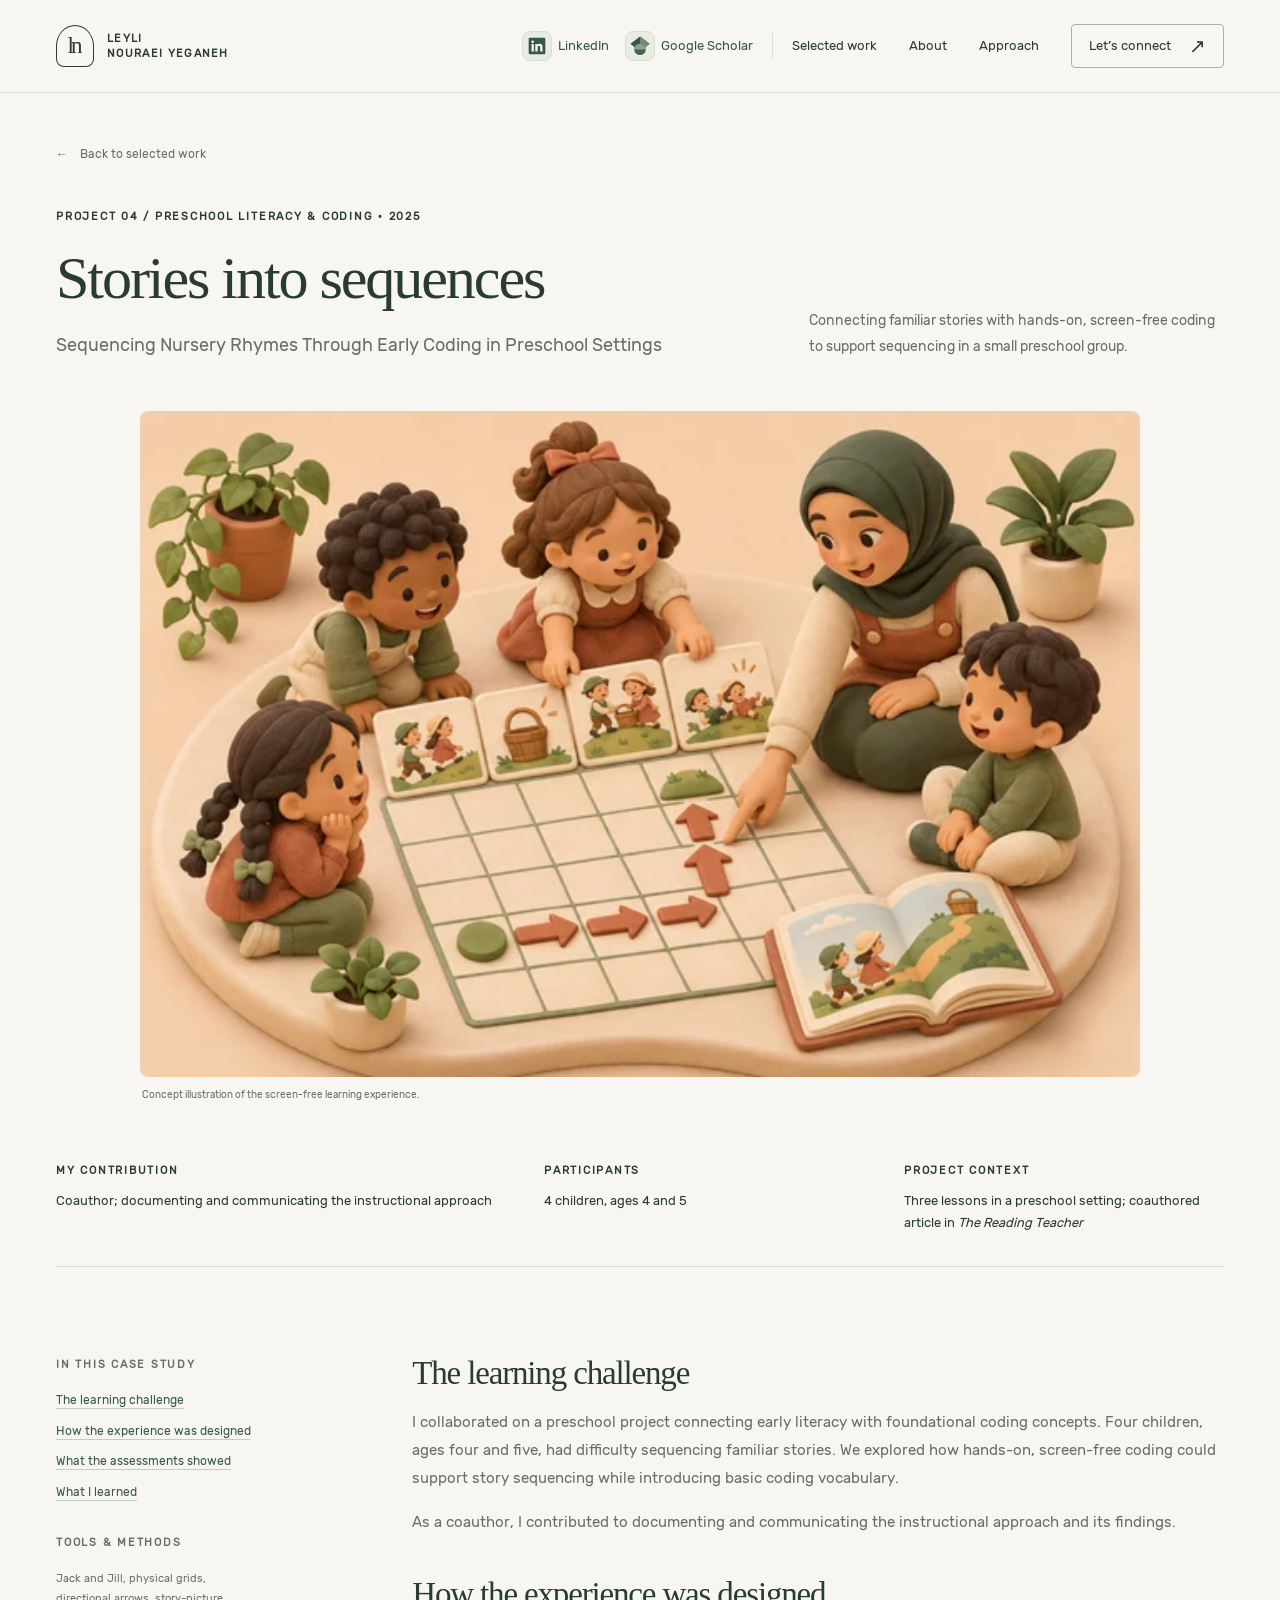
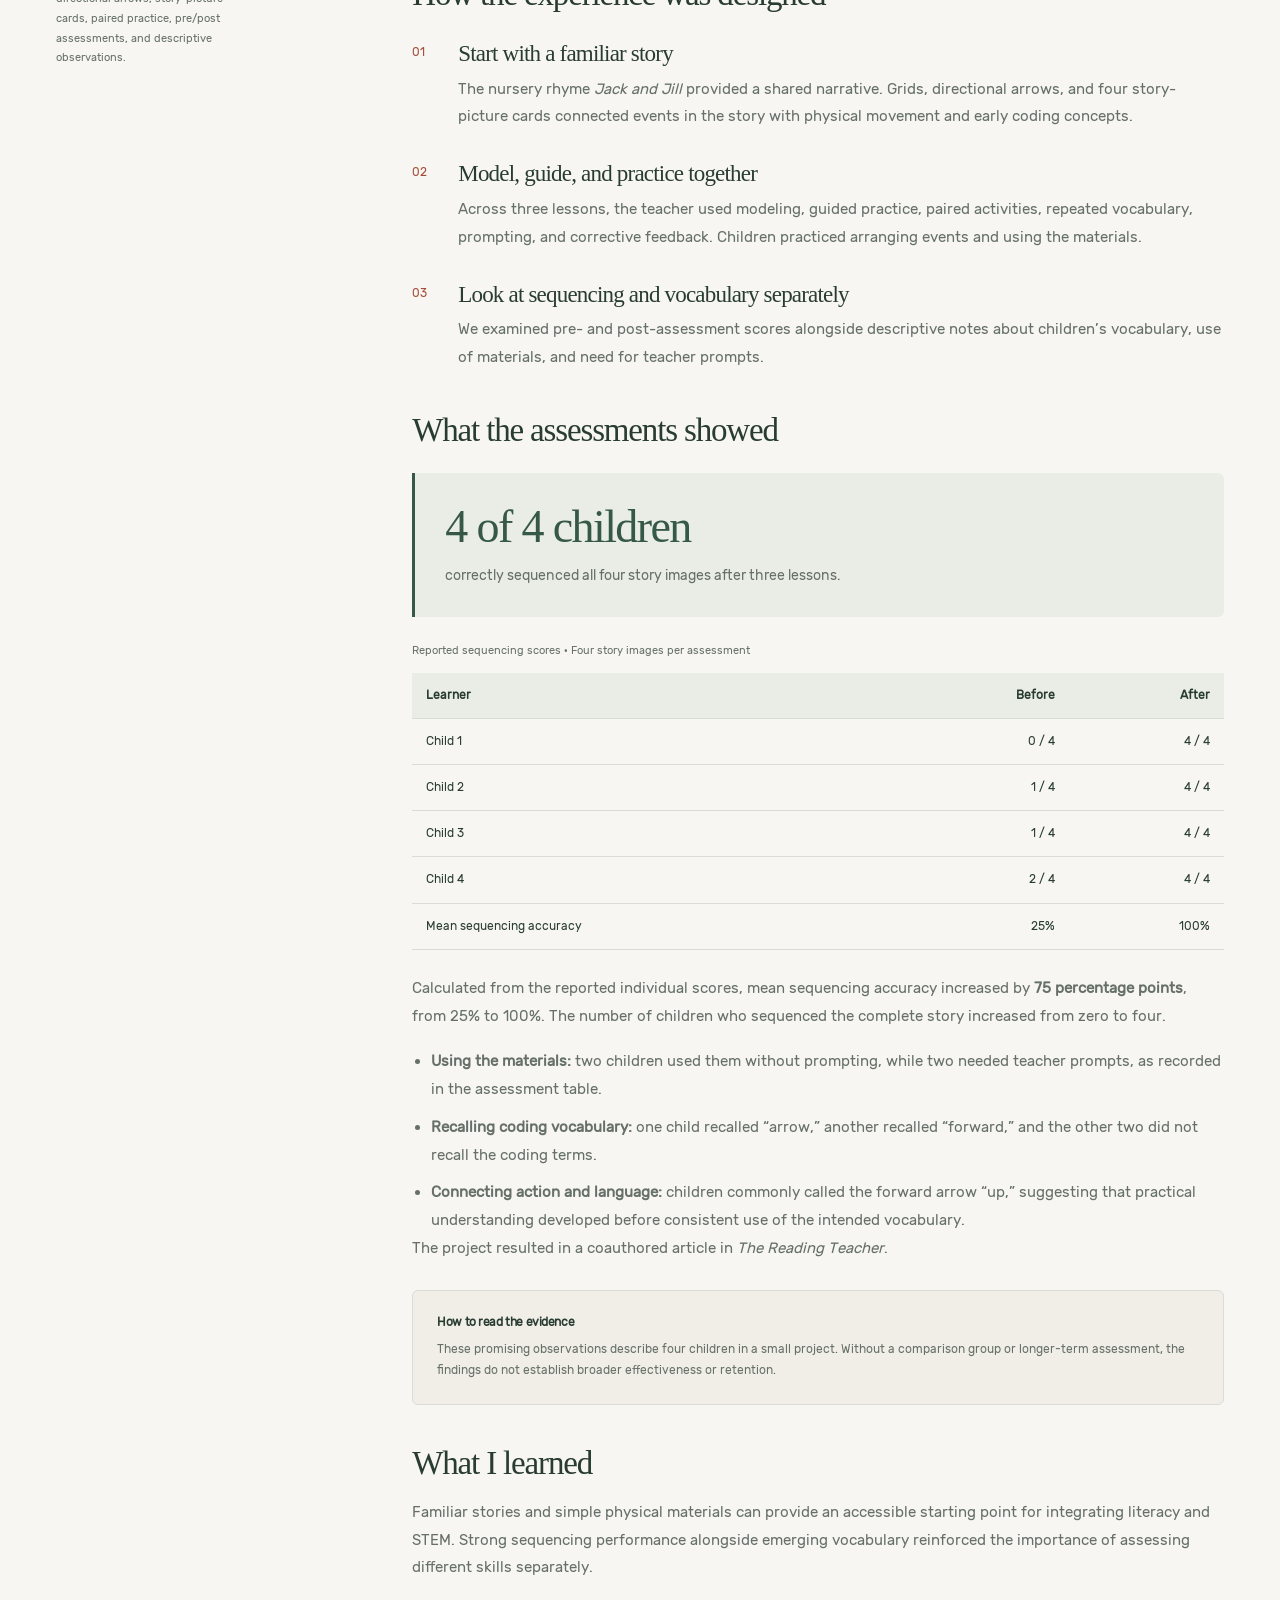
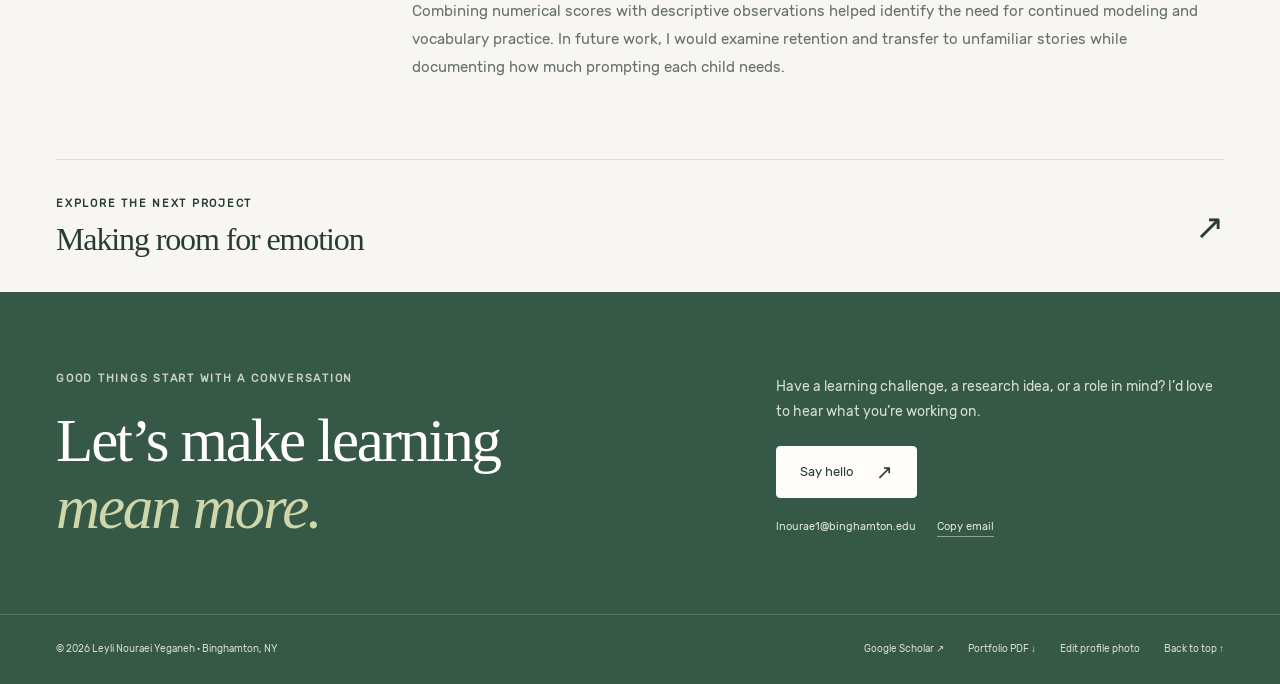
<file: projects/preschool-story-sequencing/index.html>
<!doctype html>
<html lang="en"><head><meta charset="utf-8"><meta name="viewport" content="width=device-width, initial-scale=1"><title>Stories into sequences — Leyli Nouraei Yeganeh</title><meta name="description" content="Connecting familiar stories with hands-on, screen-free coding to support sequencing in a small preschool group."><meta name="theme-color" content="#365846"><meta property="og:type" content="website"><meta property="og:title" content="Stories into sequences — Leyli Nouraei Yeganeh"><meta property="og:description" content="Connecting familiar stories with hands-on, screen-free coding to support sequencing in a small preschool group."><meta property="og:url" content="https://yeganehleyli.github.io/projects/preschool-story-sequencing/"><meta property="og:image" content="https://yeganehleyli.github.io/assets/isometric/preschool-story-sequencing-1440.webp"><link rel="canonical" href="https://yeganehleyli.github.io/projects/preschool-story-sequencing/"><link rel="icon" href="/assets/favicon.svg" type="image/svg+xml"><link rel="preload" href="/assets/portfolio-sans.woff" as="font" type="font/woff" crossorigin><link rel="stylesheet" href="/styles.css?v=d7964cf6d5"><script src="/site.js" defer></script></head><body><a class="skip-link" href="#main">Skip to content</a><div id="top"></div><header class="site-header"><div class="container header-inner"><a href="/" class="brand" aria-label="Leyli Nouraei Yeganeh — home"><span class="brand-mark" aria-hidden="true">ln</span><span class="brand-name">Leyli<br>Nouraei Yeganeh</span></a><nav class="header-profile-links" id="profile-links" aria-label="Professional profiles"><a href="https://www.linkedin.com/in/leyli-nouraei-yeganeh-851478257/" target="_blank" rel="noopener noreferrer" aria-label="LinkedIn profile of Leyli Nouraei Yeganeh (opens in a new tab)" title="Visit my LinkedIn profile"><span class="header-profile-icon"><img src="/assets/profiles/linkedin.svg" width="20" height="20" alt=""></span><span class="header-profile-label">LinkedIn</span></a><a href="https://scholar.google.com/citations?user=LFZGxkoAAAAJ&amp;hl=en" target="_blank" rel="noopener noreferrer" aria-label="Google Scholar profile of Leyli Nouraei Yeganeh (opens in a new tab)" title="View my publications on Google Scholar"><span class="header-profile-icon"><img src="/assets/profiles/google-scholar.svg" width="20" height="20" alt=""></span><span class="header-profile-label">Google Scholar</span></a></nav><button class="menu-toggle" aria-expanded="false" aria-controls="site-navigation">Menu</button><nav class="nav" id="site-navigation" aria-label="Main navigation"><a href="/#work">Selected work</a><a href="/#about">About</a><a href="/#approach">Approach</a><a href="/#contact" class="nav-contact">Let’s connect <span class="arrow" aria-hidden="true">↗</span></a></nav></div></header><main id="main" class="extended-case preschool-case"><section class="case-hero"><div class="container"><a class="back-link" href="/#preschool-story-sequencing"><span aria-hidden="true">←</span> Back to selected work</a><div class="case-heading-grid"><div><p class="eyebrow">Project 04 / Preschool literacy &amp; coding · 2025</p><h1>Stories into sequences</h1><p class="case-subtitle">Sequencing Nursery Rhymes Through Early Coding in Preschool Settings</p></div><div><p class="case-summary">Connecting familiar stories with hands-on, screen-free coding to support sequencing in a small preschool group.</p></div></div></div></section><div class="container"><figure class="case-visual"><img class="case-cover" src="/assets/isometric/preschool-story-sequencing-1440.webp" srcset="/assets/isometric/preschool-story-sequencing-600.webp 600w, /assets/isometric/preschool-story-sequencing-960.webp 960w, /assets/isometric/preschool-story-sequencing-1440.webp 1440w" sizes="(max-width: 1040px) calc(100vw - 40px), 1000px" alt="Isometric concept illustration of four preschool children and a teacher arranging story cards and directional arrows on a floor grid." width="1440" height="960" loading="eager" decoding="async"><figcaption>Concept illustration of the screen-free learning experience.</figcaption></figure><dl class="case-at-glance"><div><dt class="eyebrow">My contribution</dt><dd>Coauthor; documenting and communicating the instructional approach</dd></div><div><dt class="eyebrow">Participants</dt><dd>4 children, ages 4 and 5</dd></div><div><dt class="eyebrow">Project context</dt><dd>Three lessons in a preschool setting; coauthored article in <em>The Reading Teacher</em></dd></div></dl><div class="case-body"><aside class="case-aside"><p class="eyebrow">In this case study</p><nav class="case-page-nav" aria-label="In this case study"><a href="#challenge">The learning challenge</a><a href="#design">How the experience was designed</a><a href="#evidence">What the assessments showed</a><a href="#reflection">What I learned</a></nav><p class="eyebrow case-aside-label">Tools &amp; methods</p><p>Jack and Jill, physical grids, directional arrows, story-picture cards, paired practice, pre/post assessments, and descriptive observations.</p></aside><div><section class="case-section" id="challenge" aria-labelledby="challenge-heading"><h2 id="challenge-heading">The learning challenge</h2><p>I collaborated on a preschool project connecting early literacy with foundational coding concepts. Four children, ages four and five, had difficulty sequencing familiar stories. We explored how hands-on, screen-free coding could support story sequencing while introducing basic coding vocabulary.</p><p>As a coauthor, I contributed to documenting and communicating the instructional approach and its findings.</p></section><section class="case-section" id="design" aria-labelledby="design-heading"><h2 id="design-heading">How the experience was designed</h2><ol class="case-steps"><li><h3>Start with a familiar story</h3><p>The nursery rhyme <em>Jack and Jill</em> provided a shared narrative. Grids, directional arrows, and four story-picture cards connected events in the story with physical movement and early coding concepts.</p></li><li><h3>Model, guide, and practice together</h3><p>Across three lessons, the teacher used modeling, guided practice, paired activities, repeated vocabulary, prompting, and corrective feedback. Children practiced arranging events and using the materials.</p></li><li><h3>Look at sequencing and vocabulary separately</h3><p>We examined pre- and post-assessment scores alongside descriptive notes about children’s vocabulary, use of materials, and need for teacher prompts.</p></li></ol></section><section class="case-section" id="evidence" aria-labelledby="evidence-heading"><h2 id="evidence-heading">What the assessments showed</h2><div class="case-highlight"><span class="case-highlight-number">4 of 4 children</span><p>correctly sequenced all four story images after three lessons.</p></div><div class="case-table-wrap" role="region" aria-label="Individual story-sequencing assessment scores" tabindex="0"><table class="case-table"><caption>Reported sequencing scores · Four story images per assessment</caption><thead><tr><th scope="col">Learner</th><th scope="col">Before</th><th scope="col">After</th></tr></thead><tbody><tr><th scope="row">Child 1</th><td>0 / 4</td><td>4 / 4</td></tr><tr><th scope="row">Child 2</th><td>1 / 4</td><td>4 / 4</td></tr><tr><th scope="row">Child 3</th><td>1 / 4</td><td>4 / 4</td></tr><tr><th scope="row">Child 4</th><td>2 / 4</td><td>4 / 4</td></tr><tr><th scope="row">Mean sequencing accuracy</th><td>25%</td><td>100%</td></tr></tbody></table></div><p>Calculated from the reported individual scores, mean sequencing accuracy increased by <strong>75 percentage points</strong>, from 25% to 100%. The number of children who sequenced the complete story increased from zero to four.</p><ul><li><strong>Using the materials:</strong> two children used them without prompting, while two needed teacher prompts, as recorded in the assessment table.</li><li><strong>Recalling coding vocabulary:</strong> one child recalled “arrow,” another recalled “forward,” and the other two did not recall the coding terms.</li><li><strong>Connecting action and language:</strong> children commonly called the forward arrow “up,” suggesting that practical understanding developed before consistent use of the intended vocabulary.</li></ul><p>The project resulted in a coauthored article in <em>The Reading Teacher</em>.</p><aside class="case-evidence-note"><h3>How to read the evidence</h3><p>These promising observations describe four children in a small project. Without a comparison group or longer-term assessment, the findings do not establish broader effectiveness or retention.</p></aside></section><section class="case-section" id="reflection" aria-labelledby="reflection-heading"><h2 id="reflection-heading">What I learned</h2><p>Familiar stories and simple physical materials can provide an accessible starting point for integrating literacy and STEM. Strong sequencing performance alongside emerging vocabulary reinforced the importance of assessing different skills separately.</p><p>Combining numerical scores with descriptive observations helped identify the need for continued modeling and vocabulary practice. In future work, I would examine retention and transfer to unfamiliar stories while documenting how much prompting each child needs.</p></section></div></div><section class="next-project" aria-label="Next project"><a href="/projects/engineering-emotions/"><div><p class="eyebrow">Explore the next project</p><h2>Making room for emotion</h2></div><span class="arrow" aria-hidden="true">↗</span></a></section></div></main><section class="contact-section" id="contact" aria-labelledby="contact-heading"><div class="container contact-inner"><div><p class="eyebrow">Good things start with a conversation</p><h2 id="contact-heading">Let’s make learning<br><em>mean more.</em></h2></div><div class="contact-copy"><p>Have a learning challenge, a research idea, or a role in mind? I’d love to hear what you’re working on.</p><a class="button light" href="mailto:lnourae1@binghamton.edu">Say hello <span class="arrow" aria-hidden="true">↗</span></a><div class="contact-links"><a class="email-address" href="mailto:lnourae1@binghamton.edu">lnourae1@binghamton.edu</a><button class="copy-email" type="button">Copy email</button></div><p class="sr-only" id="contact-status" role="status"></p></div></div></section><footer class="site-footer"><div class="container footer-inner"><p>© 2026 Leyli Nouraei Yeganeh · Binghamton, NY</p><div class="footer-links"><a href="https://scholar.google.com/citations?user=LFZGxkoAAAAJ&hl=en" target="_blank" rel="noopener noreferrer">Google Scholar ↗</a><a href="/assets/Leyli_Nouraei_Yeganeh_Portfolio.pdf" download>Portfolio PDF ↓</a><a href="https://leyli-learning-design.opalsole4.chatgpt.site/profile-photo" target="_blank" rel="noopener noreferrer">Edit profile photo</a><a href="#top">Back to top ↑</a></div></div></footer></body></html>
</file>
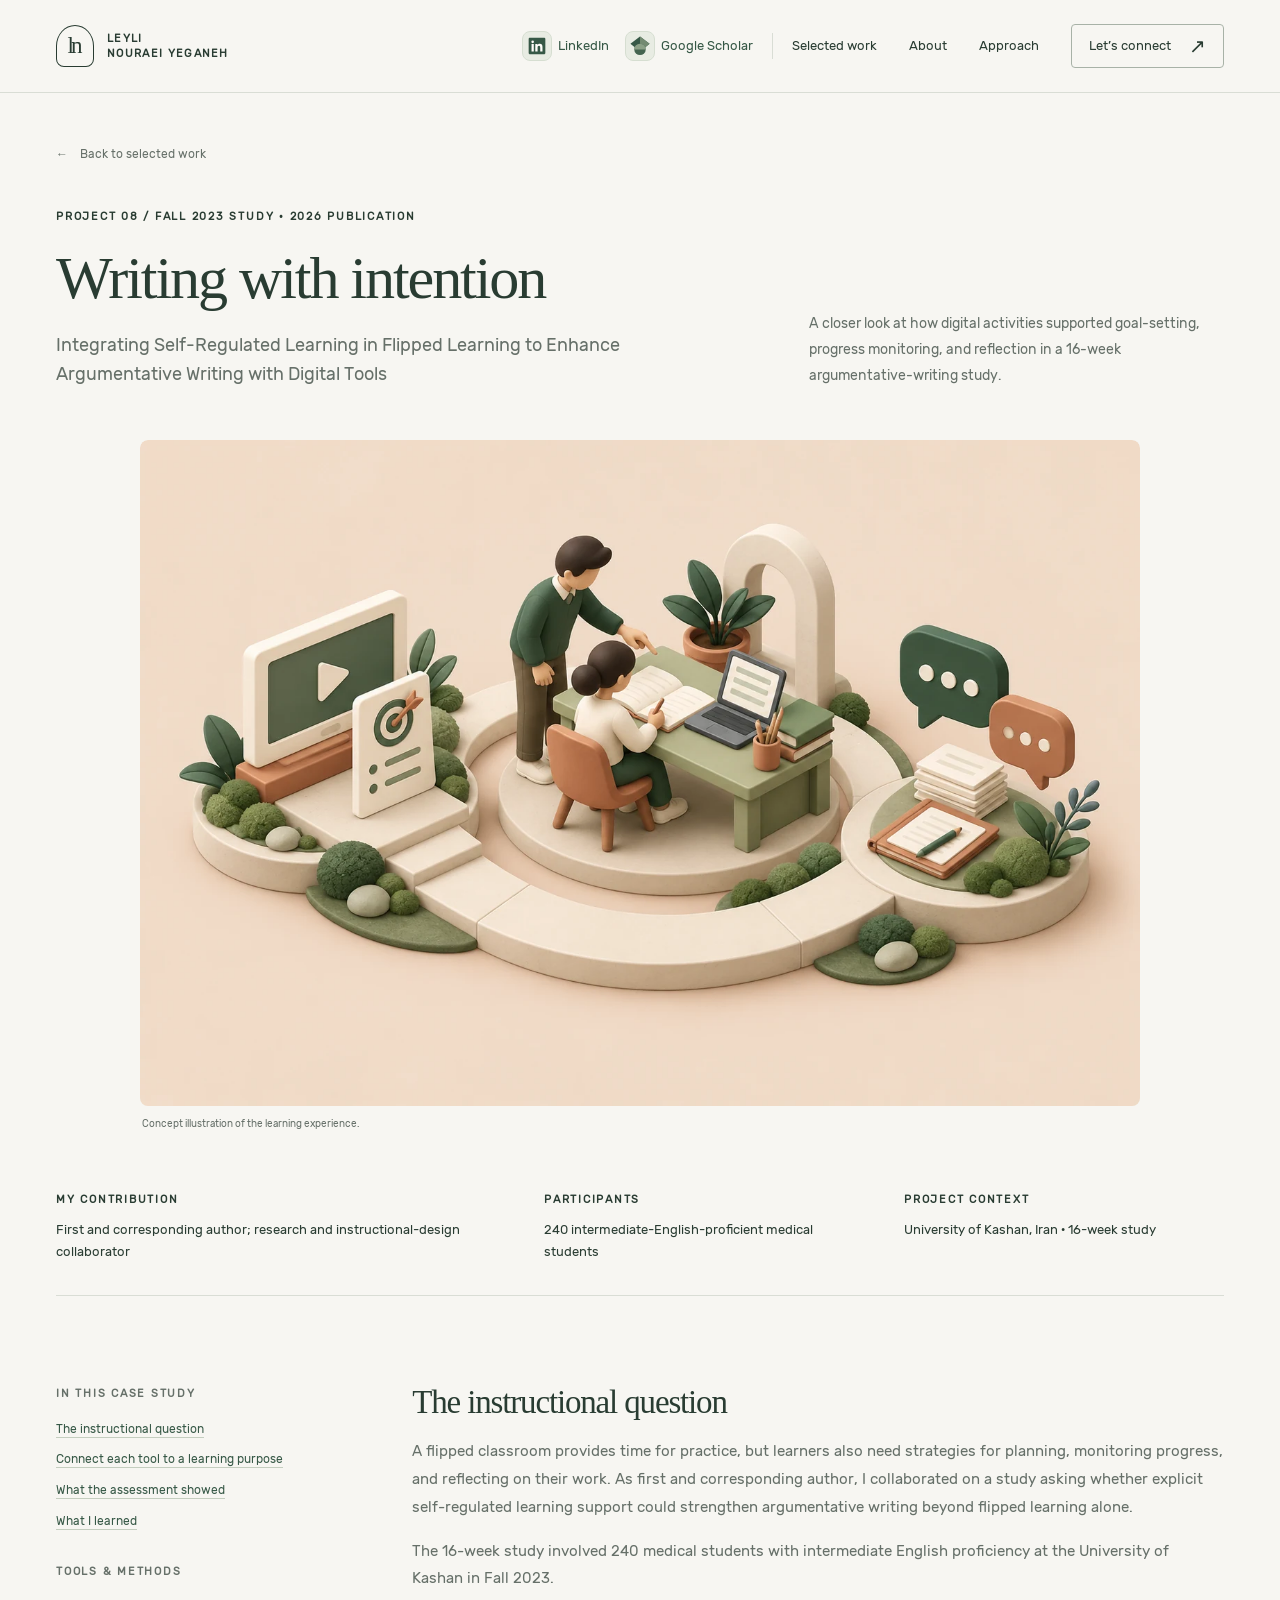
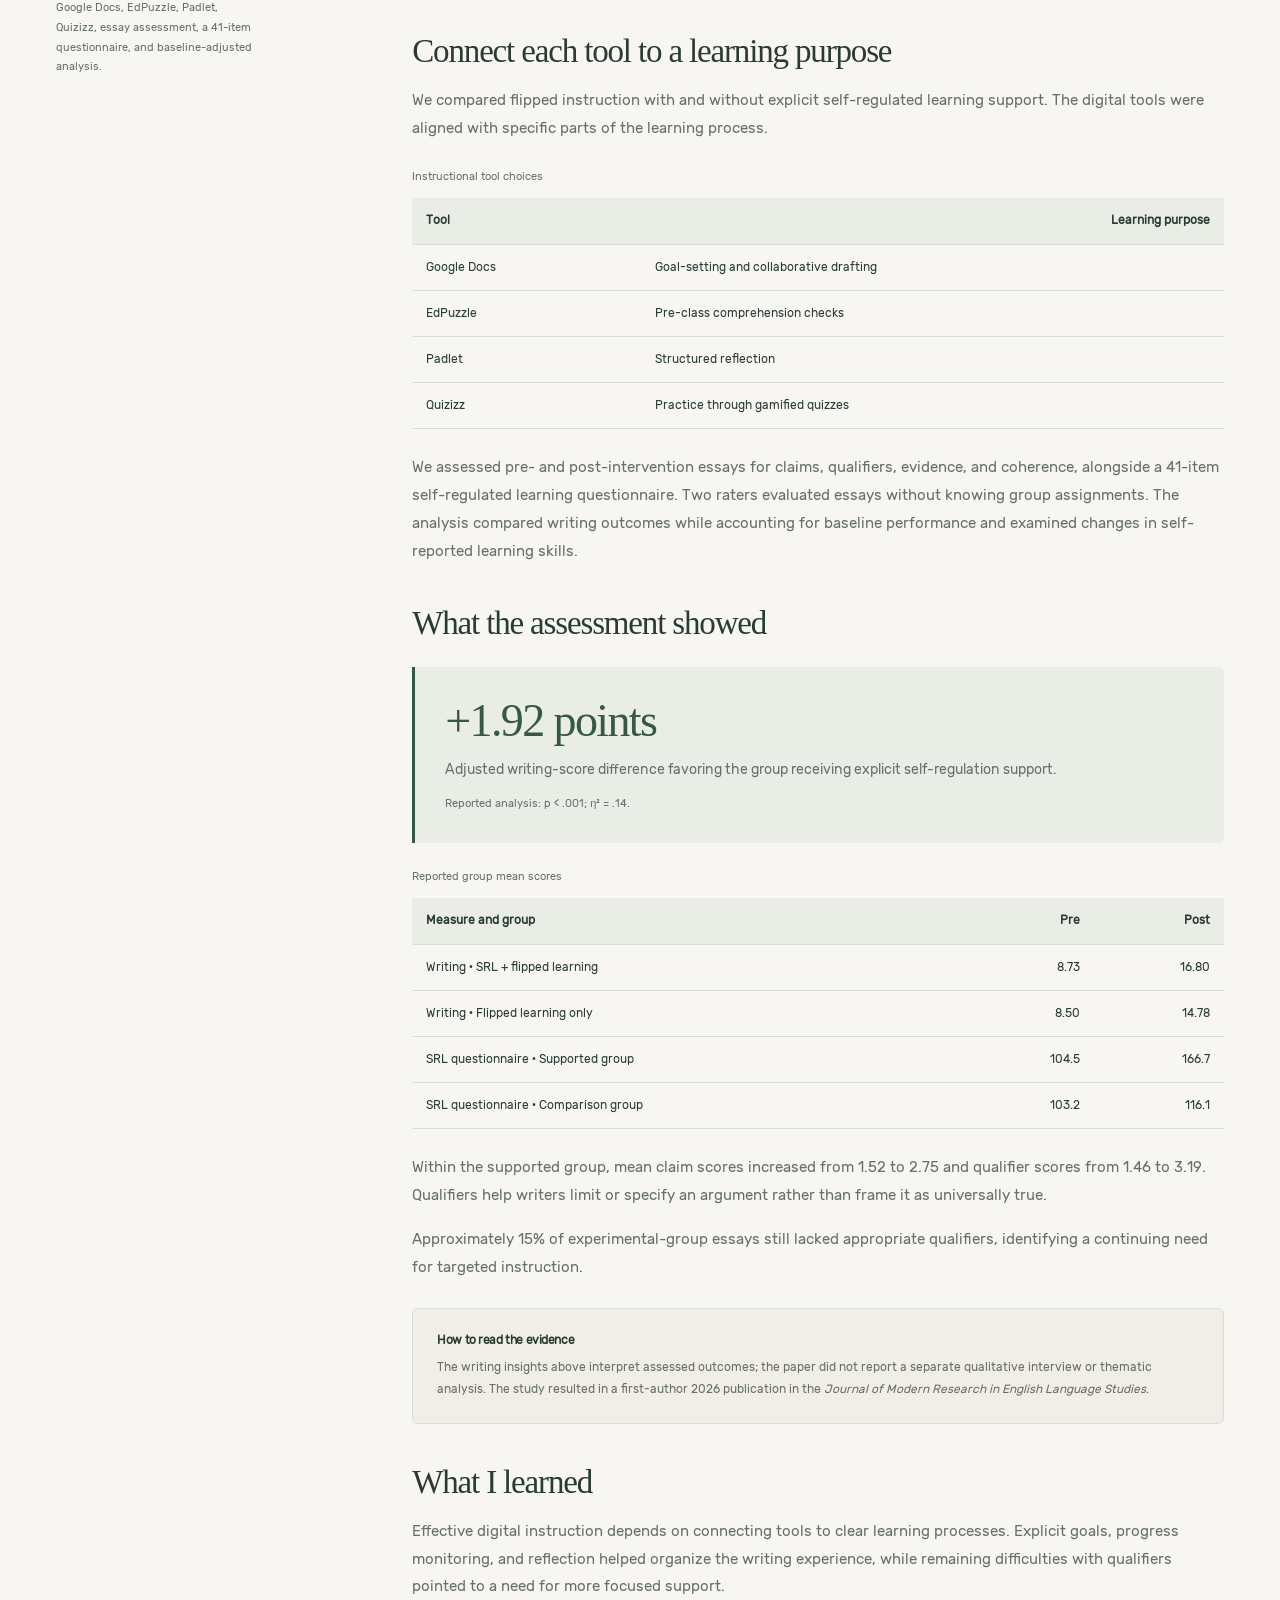
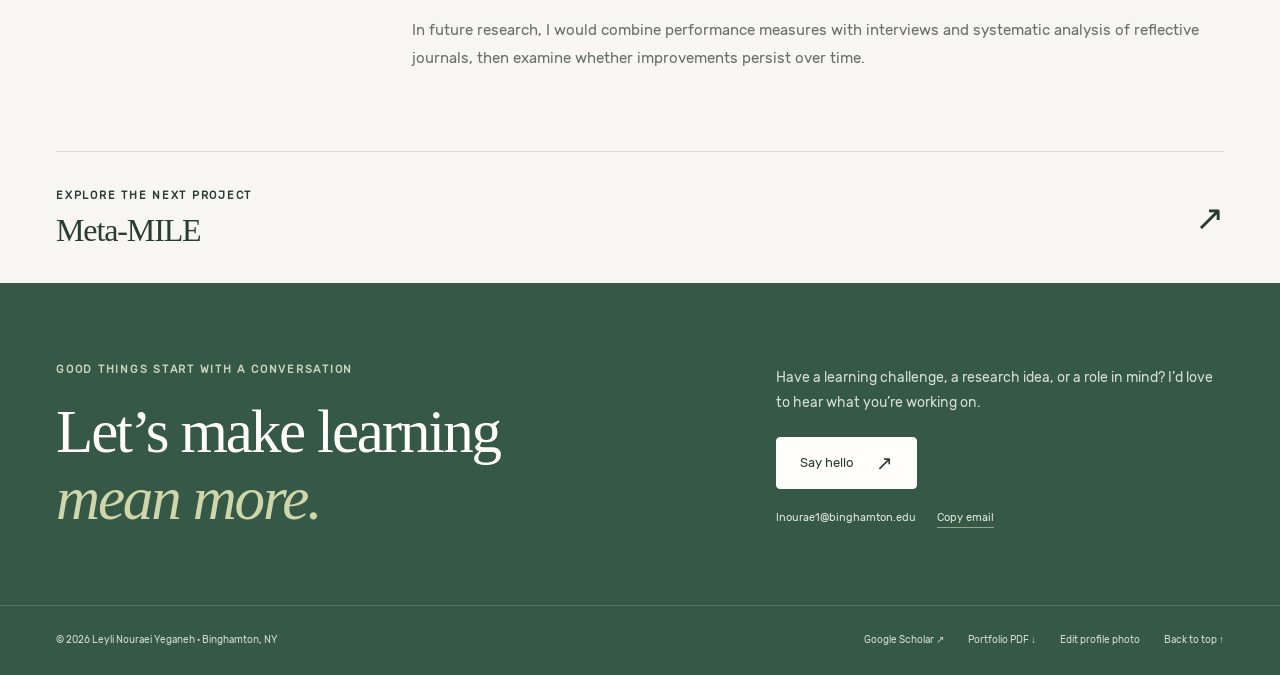
<file: projects/self-regulated-learning/index.html>
<!doctype html><html lang="en"><head><meta charset="utf-8"><meta name="viewport" content="width=device-width,initial-scale=1"><title>Writing with intention - Leyli Nouraei Yeganeh</title><meta http-equiv="refresh" content="0; url=/projects/flipped-writing-design/"><link rel="canonical" href="https://yeganehleyli.github.io/projects/flipped-writing-design/"><meta name="robots" content="noindex"><link rel="stylesheet" href="/styles.css"></head><body><main class="container" style="padding-block:80px"><h1>Writing with intention</h1><p>This writing study is available in the complete case study.</p><a class="text-link" href="/projects/flipped-writing-design/">Read Writing with intention</a></main></body></html>
</file>
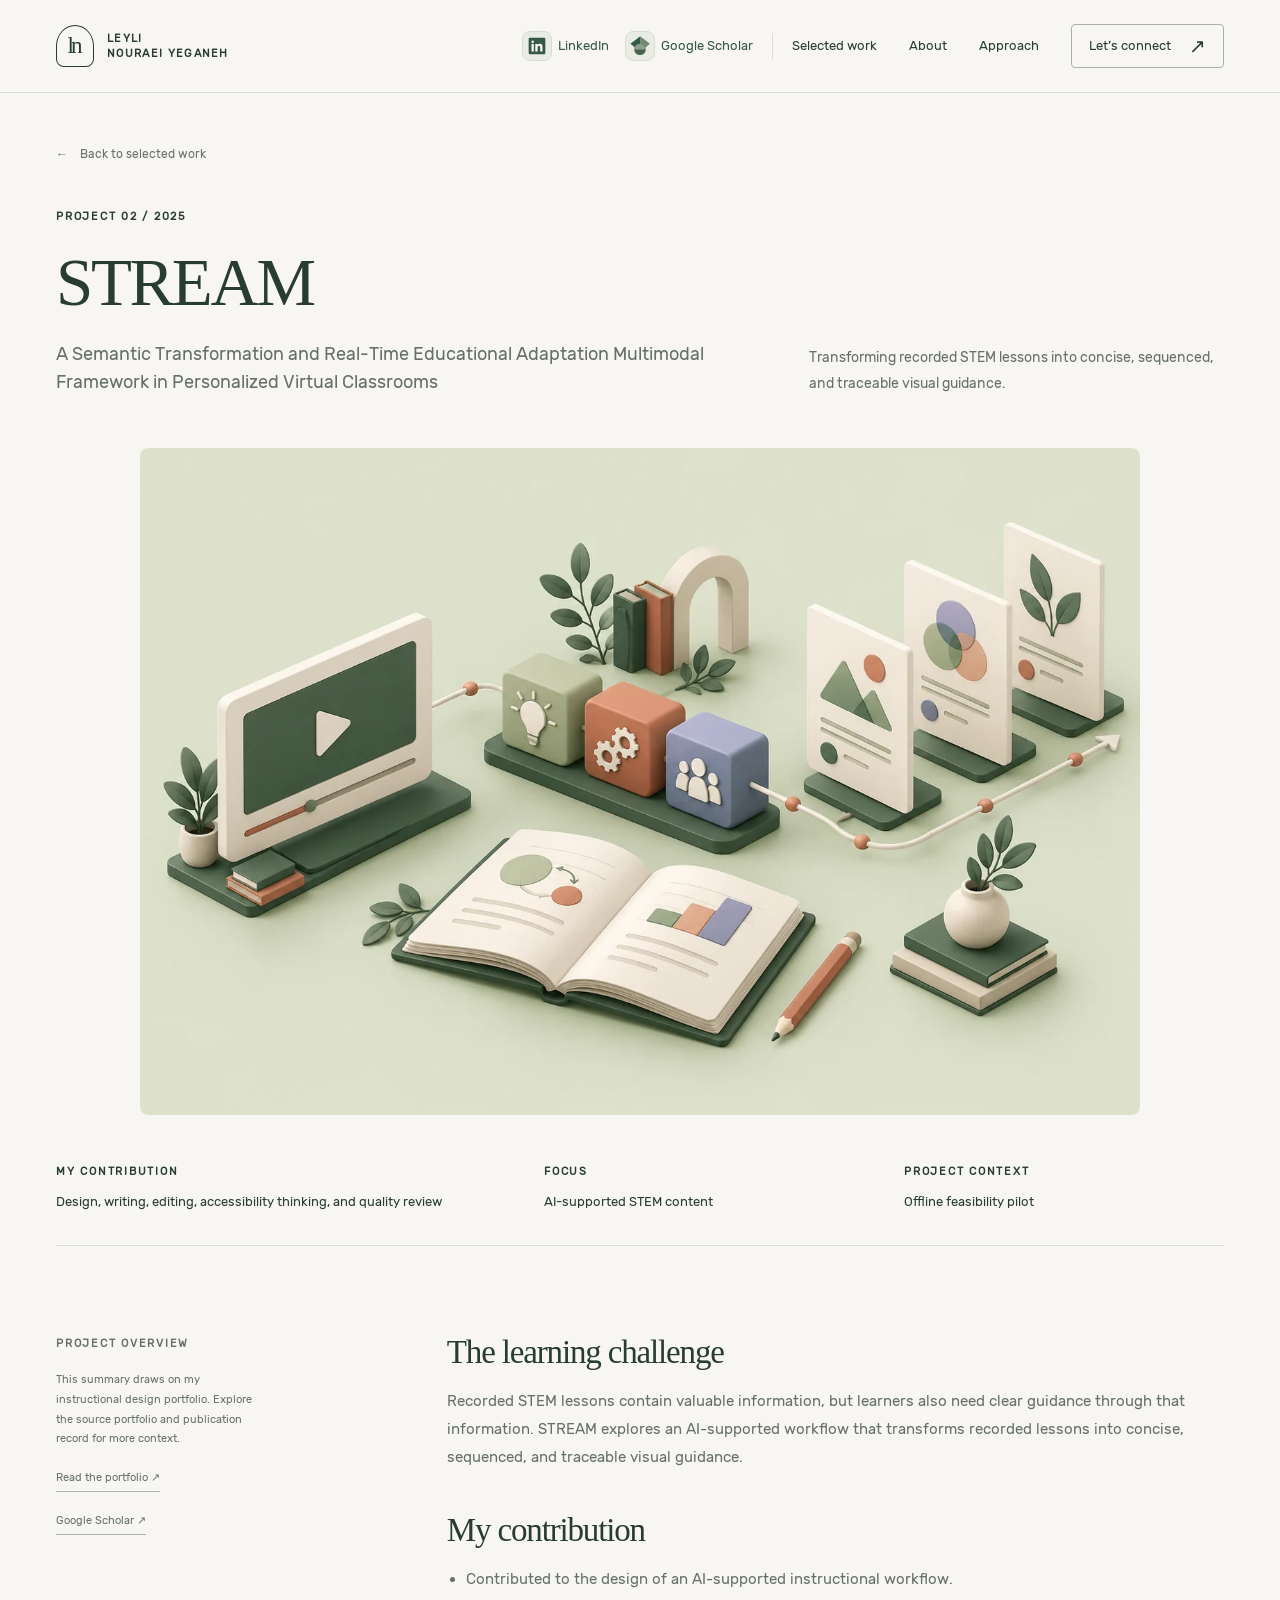
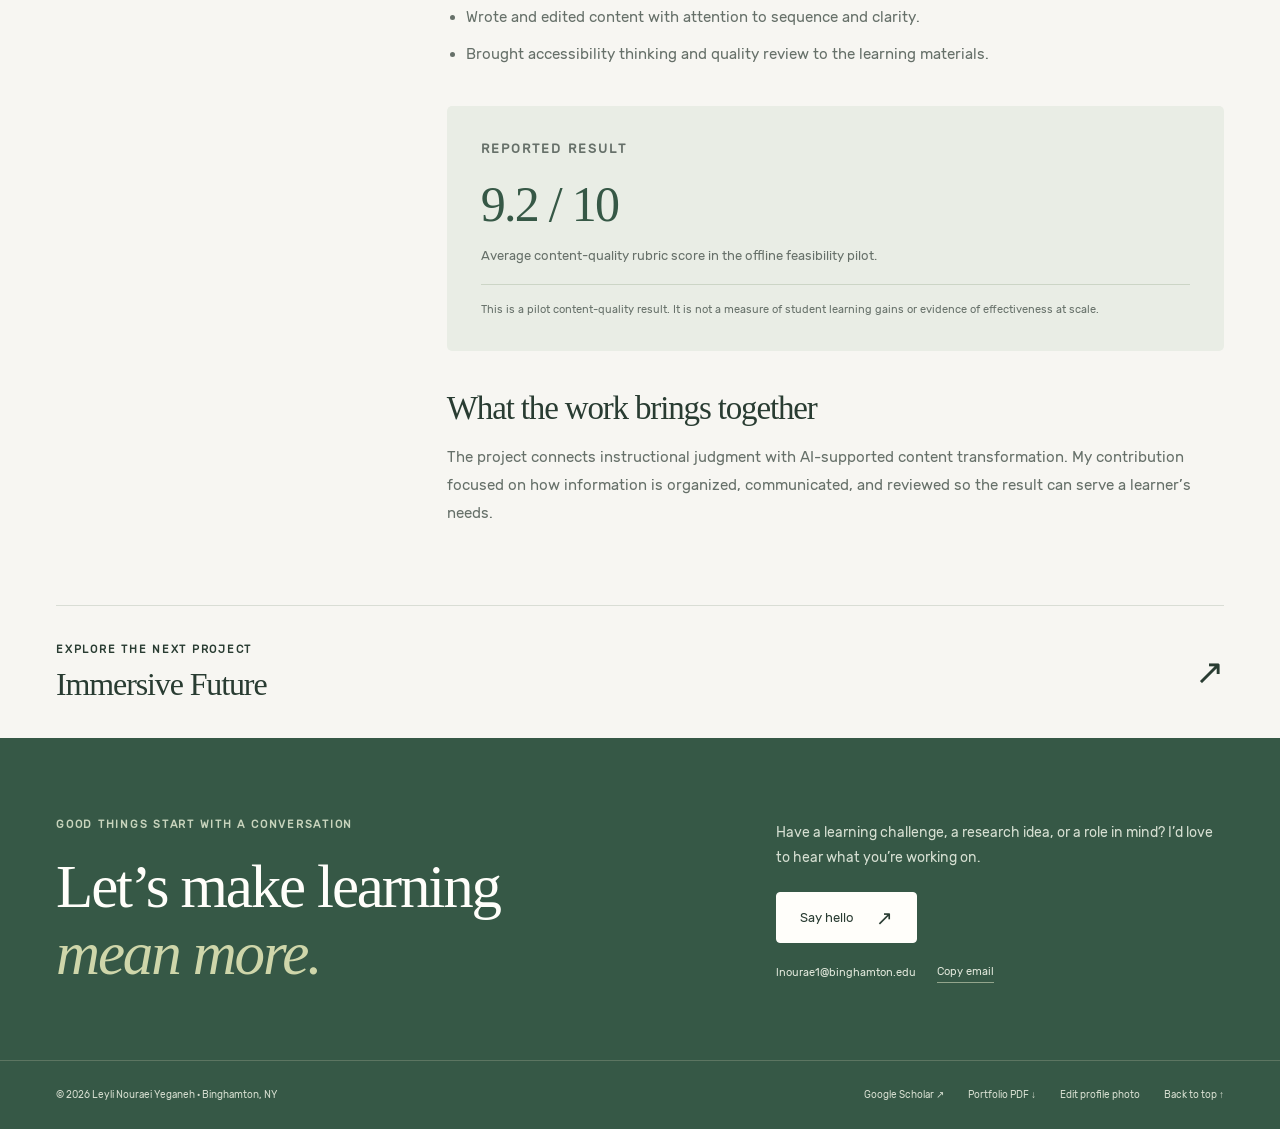
<file: projects/stream/index.html>
<!doctype html>
<html lang="en"><head><meta charset="utf-8"><meta name="viewport" content="width=device-width, initial-scale=1"><title>STREAM — Leyli Nouraei Yeganeh</title><meta name="description" content="Transforming recorded STEM lessons into concise, sequenced, and traceable visual guidance."><meta name="theme-color" content="#365846"><meta property="og:type" content="website"><meta property="og:title" content="STREAM — Leyli Nouraei Yeganeh"><meta property="og:description" content="Transforming recorded STEM lessons into concise, sequenced, and traceable visual guidance."><meta property="og:url" content="https://yeganehleyli.github.io/projects/stream/"><link rel="canonical" href="https://yeganehleyli.github.io/projects/stream/"><link rel="icon" href="/assets/favicon.svg" type="image/svg+xml"><link rel="preload" href="/assets/portfolio-sans.woff" as="font" type="font/woff" crossorigin><link rel="stylesheet" href="/styles.css?v=d7964cf6d5"><script src="/site.js" defer></script></head><body><a class="skip-link" href="#main">Skip to content</a><div id="top"></div><header class="site-header"><div class="container header-inner"><a href="/" class="brand" aria-label="Leyli Nouraei Yeganeh — home"><span class="brand-mark" aria-hidden="true">ln</span><span class="brand-name">Leyli<br>Nouraei Yeganeh</span></a><nav class="header-profile-links" id="profile-links" aria-label="Professional profiles"><a href="https://www.linkedin.com/in/leyli-nouraei-yeganeh-851478257/" target="_blank" rel="noopener noreferrer" aria-label="LinkedIn profile of Leyli Nouraei Yeganeh (opens in a new tab)" title="Visit my LinkedIn profile"><span class="header-profile-icon"><img src="/assets/profiles/linkedin.svg" width="20" height="20" alt=""></span><span class="header-profile-label">LinkedIn</span></a><a href="https://scholar.google.com/citations?user=LFZGxkoAAAAJ&amp;hl=en" target="_blank" rel="noopener noreferrer" aria-label="Google Scholar profile of Leyli Nouraei Yeganeh (opens in a new tab)" title="View my publications on Google Scholar"><span class="header-profile-icon"><img src="/assets/profiles/google-scholar.svg" width="20" height="20" alt=""></span><span class="header-profile-label">Google Scholar</span></a></nav><button class="menu-toggle" aria-expanded="false" aria-controls="site-navigation">Menu</button><nav class="nav" id="site-navigation" aria-label="Main navigation"><a href="/#work">Selected work</a><a href="/#about">About</a><a href="/#approach">Approach</a><a href="/#contact" class="nav-contact">Let’s connect <span class="arrow" aria-hidden="true">↗</span></a></nav></div></header><main id="main"><section class="case-hero"><div class="container"><a class="back-link" href="/#work"><span aria-hidden="true">←</span> Back to selected work</a><div class="case-heading-grid"><div><p class="eyebrow">Project 02 / 2025</p><h1>STREAM</h1><p class="case-subtitle">A Semantic Transformation and Real-Time Educational Adaptation Multimodal Framework in Personalized Virtual Classrooms</p></div><p class="case-summary">Transforming recorded STEM lessons into concise, sequenced, and traceable visual guidance.</p></div></div></section><div class="container"><div class="case-visual"><img class="case-cover" src="/assets/isometric/stream-1440.webp" srcset="/assets/isometric/stream-600.webp 600w, /assets/isometric/stream-960.webp 960w, /assets/isometric/stream-1440.webp 1440w" sizes="(max-width: 1040px) calc(100vw - 40px), 1000px" alt="Isometric concept illustration of a video lesson becoming a sequence of visual learning cards." width="1440" height="960" loading="eager" decoding="async"></div><dl class="case-at-glance"><div><dt class="eyebrow">My contribution</dt><dd>Design, writing, editing, accessibility thinking, and quality review</dd></div><div><dt class="eyebrow">Focus</dt><dd>AI-supported STEM content</dd></div><div><dt class="eyebrow">Project context</dt><dd>Offline feasibility pilot</dd></div></dl><div class="case-body"><aside class="case-aside"><p class="eyebrow">Project overview</p><p>This summary draws on my instructional design portfolio. Explore the source portfolio and publication record for more context.</p><a class="text-link" href="/assets/Leyli_Nouraei_Yeganeh_Portfolio.pdf" target="_blank" rel="noopener noreferrer">Read the portfolio ↗</a><br><a class="text-link" href="https://scholar.google.com/citations?user=LFZGxkoAAAAJ&hl=en" target="_blank" rel="noopener noreferrer">Google Scholar ↗</a></aside><div><section class="case-section"><h2>The learning challenge</h2><p>Recorded STEM lessons contain valuable information, but learners also need clear guidance through that information. STREAM explores an AI-supported workflow that transforms recorded lessons into concise, sequenced, and traceable visual guidance.</p></section><section class="case-section"><h2>My contribution</h2><ul><li>Contributed to the design of an AI-supported instructional workflow.</li><li>Wrote and edited content with attention to sequence and clarity.</li><li>Brought accessibility thinking and quality review to the learning materials.</li></ul></section><div class="outcome-box"><p class="eyebrow" style="margin:0 0 13px">Reported result</p><div class="outcome-number">9.2 / 10</div><p>Average content-quality rubric score in the offline feasibility pilot.</p><p class="outcome-context">This is a pilot content-quality result. It is not a measure of student learning gains or evidence of effectiveness at scale.</p></div><section class="case-section" style="margin-top:39px"><h2>What the work brings together</h2><p>The project connects instructional judgment with AI-supported content transformation. My contribution focused on how information is organized, communicated, and reviewed so the result can serve a learner’s needs.</p></section></div></div><section class="next-project" aria-label="Next project"><a href="/projects/immersive-future/"><div><p class="eyebrow">Explore the next project</p><h2>Immersive Future</h2></div><span class="arrow" aria-hidden="true">↗</span></a></section></div></main><section class="contact-section" id="contact" aria-labelledby="contact-heading"><div class="container contact-inner"><div><p class="eyebrow">Good things start with a conversation</p><h2 id="contact-heading">Let’s make learning<br><em>mean more.</em></h2></div><div class="contact-copy"><p>Have a learning challenge, a research idea, or a role in mind? I’d love to hear what you’re working on.</p><a class="button light" href="mailto:lnourae1@binghamton.edu">Say hello <span class="arrow" aria-hidden="true">↗</span></a><div class="contact-links"><a class="email-address" href="mailto:lnourae1@binghamton.edu">lnourae1@binghamton.edu</a><button class="copy-email" type="button">Copy email</button></div><p class="sr-only" id="contact-status" role="status"></p></div></div></section><footer class="site-footer"><div class="container footer-inner"><p>© 2026 Leyli Nouraei Yeganeh · Binghamton, NY</p><div class="footer-links"><a href="https://scholar.google.com/citations?user=LFZGxkoAAAAJ&hl=en" target="_blank" rel="noopener noreferrer">Google Scholar ↗</a><a href="/assets/Leyli_Nouraei_Yeganeh_Portfolio.pdf" download>Portfolio PDF ↓</a><a href="https://leyli-learning-design.opalsole4.chatgpt.site/profile-photo" target="_blank" rel="noopener noreferrer">Edit profile photo</a><a href="#top">Back to top ↑</a></div></div></footer></body></html>
</file>
<file: styles.css>
@font-face{font-family:PortfolioSans;src:url('/assets/portfolio-sans.woff') format('woff');font-style:normal;font-weight:400;font-display:swap}
:root{--paper:#f7f6f2;--white:#fffefa;--ink:#293c32;--muted:#667069;--line:#d9ddd5;--green:#365846;--light:#e9ede5;--rust:#a64b36;--pink:#e5beb1;--serif:Georgia,'Times New Roman',serif;--sans:PortfolioSans,Arial,sans-serif}
*{box-sizing:border-box}html{scroll-behavior:smooth;scroll-padding-top:100px}body{margin:0;background:var(--paper);color:var(--ink);font-family:var(--sans);font-size:16px;line-height:1.65;-webkit-font-smoothing:antialiased}body.menu-open{overflow:hidden}a{color:inherit;text-decoration:none}button{font:inherit}button,a{-webkit-tap-highlight-color:transparent}button{cursor:pointer}a,button{touch-action:manipulation}img,svg{max-width:100%;display:block}img{height:auto}p,h1,h2,h3,h4{margin:0}h1,h2,h3{font-family:var(--serif);font-weight:400;line-height:1.1;letter-spacing:-.035em}p+p{margin-top:16px}::selection{background:#d5dfb9;color:#243e31}:focus-visible{outline:3px solid var(--rust);outline-offset:5px}.container{width:min(1240px,calc(100% - 112px));margin-inline:auto}.eyebrow{font-size:11px;letter-spacing:.16em;text-transform:uppercase;font-weight:600}.kicker{display:flex;align-items:center;gap:10px;color:var(--green)}.kicker:before{content:'';width:7px;height:7px;border-radius:50%;background:var(--rust)}.muted{color:var(--muted)}.skip-link{position:fixed;left:16px;top:-80px;padding:12px 20px;background:var(--white);z-index:200}.skip-link:focus{top:16px}.site-header{position:sticky;top:0;z-index:50;background:rgba(247,246,242,.96);border-bottom:1px solid var(--line);backdrop-filter:blur(14px)}.header-inner{height:92px;display:flex;align-items:center;justify-content:space-between;gap:35px}.brand{display:flex;align-items:center;gap:13px;line-height:1.4}.brand-mark{display:grid;place-items:center;width:38px;height:42px;border:1px solid var(--ink);border-radius:50% 50% 8px 8px;font-family:var(--serif);font-size:23px;letter-spacing:-3px;padding-right:3px}.brand-name{font-size:11px;letter-spacing:.12em;text-transform:uppercase;font-weight:600}.nav{display:flex;align-items:center;gap:32px;font-size:13px}.nav a:not(.nav-contact){position:relative}.nav a:not(.nav-contact):after{content:'';position:absolute;height:1px;background:var(--ink);left:0;right:100%;bottom:-5px;transition:right .2s}.nav a:hover:after{right:0}.nav-contact{border:1px solid #a8b2a7;padding:10px 17px;border-radius:4px;display:flex;align-items:center;gap:18px;transition:background .2s}.nav-contact:hover{background:var(--light)}.menu-toggle{display:none;background:none;border:1px solid var(--line);padding:8px 12px;border-radius:4px;color:var(--ink)}.hero{padding:68px 0 62px}.hero-grid{display:grid;grid-template-columns:1.07fr 1fr;gap:52px;align-items:center}.hero h1{font-size:clamp(58px,5.4vw,81px);margin:26px 0 24px;line-height:1.02}.hero h1 em{font-weight:400;color:var(--rust)}.hero-description{max-width:460px;font-size:16px;line-height:1.85;color:var(--muted)}.hero-actions{display:flex;gap:26px;align-items:center;flex-wrap:wrap;margin-top:31px}.button{display:inline-flex;justify-content:center;align-items:center;gap:22px;padding:14px 23px;min-height:50px;border:1px solid var(--green);border-radius:4px;background:var(--green);color:var(--white);font-size:13px;font-weight:500;transition:background .2s,transform .2s}.button:hover{background:#223e30;transform:translateY(-2px)}.button.light{background:var(--white);color:var(--ink);border-color:var(--white)}.text-link{display:inline-flex;align-items:center;gap:14px;font-size:13px;border-bottom:1px solid #aeb6aa;padding:4px 0}.text-link:hover{color:var(--rust);border-color:var(--rust)}.arrow{font-size:20px;line-height:1;font-family:Arial,sans-serif}.hero-footnote{margin-top:32px;display:flex;align-items:center;gap:8px;font-size:11px;color:var(--muted)}.hero-footnote svg{width:13px;height:13px}.hero-art{margin:0;position:relative;align-self:stretch;display:flex;align-items:center}.hero-art img{width:100%;aspect-ratio:540/550;object-fit:contain}.hero-art figcaption{position:absolute;left:32px;bottom:10px;font-size:9px;letter-spacing:.14em;text-transform:uppercase;color:#6b7466}.intro-strip{border-block:1px solid var(--line)}.intro-strip-inner{display:grid;grid-template-columns:1.1fr 1fr 1fr 1.15fr;gap:30px;padding-block:26px;align-items:center}.intro-strip p{font-size:12px;line-height:1.6;color:var(--muted);max-width:180px}.stat{display:flex;gap:13px;align-items:center}.stat strong{font-family:var(--serif);font-size:39px;font-weight:400;letter-spacing:-2px}.stat span{font-size:11px;line-height:1.5;max-width:100px;color:var(--muted)}.stat:last-child{border-left:1px solid var(--line);padding-left:27px}.section{padding:89px 0}.section-heading{display:flex;align-items:end;justify-content:space-between;gap:30px;margin-bottom:35px}.section-heading h2{font-size:46px;margin-top:12px}.section-heading>p{max-width:350px;font-size:14px;color:var(--muted);line-height:1.8}.project-toolbar{display:flex;gap:9px;flex-wrap:wrap;margin-bottom:28px}.filter-button{background:none;color:var(--muted);border:1px solid var(--line);border-radius:100px;padding:8px 18px;font-size:12px;transition:background .2s}.filter-button[aria-pressed=true]{background:var(--green);color:var(--white);border-color:var(--green)}.filter-button:hover{border-color:var(--green)}.projects-grid{display:grid;grid-template-columns:1fr 1fr;gap:43px 30px}.project-card[hidden]{display:none}.project-art-link{display:block;border-radius:7px;overflow:hidden;position:relative}.project-art-link img{width:100%;aspect-ratio:600/375;transition:transform .5s}.project-art-link:hover img{transform:scale(1.025)}.project-link-icon{position:absolute;bottom:20px;right:20px;background:var(--white);width:37px;height:37px;display:grid;place-items:center;border-radius:50%;font-size:19px;transition:background .2s}.project-art-link:hover .project-link-icon{background:#dee6d4}.project-meta{display:flex;justify-content:space-between;gap:12px;margin-top:19px;color:var(--muted);font-size:10px;letter-spacing:.1em;text-transform:uppercase}.project-card h3{font-size:30px;letter-spacing:-.03em;margin:9px 0 10px}.project-card h3 a:hover{color:var(--rust)}.project-card p{font-size:13px;line-height:1.8;color:var(--muted);max-width:490px}.project-result{display:inline-flex;margin-top:15px;font-size:11px;gap:8px;align-items:center}.project-result:before{content:'';height:5px;width:5px;background:var(--rust);border-radius:50%}.work-footer{margin-top:32px;display:flex;align-items:center;justify-content:space-between;gap:20px;font-size:11px;color:var(--muted)}.about-section{background:var(--light);padding:85px 0}.about-grid{display:grid;grid-template-columns:.85fr 1.15fr;gap:100px}.about-heading h2{font-size:48px;margin:21px 0 27px;max-width:390px}.about-heading h2 em{color:var(--rust)}.about-heading p{font-size:14px;max-width:350px;color:var(--muted)}.about-body>p{font-size:16px;line-height:1.9}.about-body>p+p{font-size:14px;color:var(--muted)}.strengths{display:grid;grid-template-columns:1fr 1fr;gap:25px;margin-top:32px;padding-top:25px;border-top:1px solid #cbd3c6}.strengths h3{font-family:var(--sans);font-size:12px;line-height:1.5;letter-spacing:0;font-weight:600;margin-bottom:6px}.strengths p{font-size:12px;line-height:1.75;color:var(--muted)}.about-quote{font-family:var(--serif);font-size:23px;font-style:italic;line-height:1.4;border-left:2px solid #95a589;padding-left:20px;margin:29px 0 0;max-width:360px}.process-grid{display:grid;grid-template-columns:repeat(4,1fr);gap:32px;margin-top:42px}.process-step{position:relative;padding-top:21px;border-top:1px solid var(--line)}.process-number{font-family:var(--serif);font-size:31px;color:var(--rust)}.process-step h3{font-size:25px;margin:28px 0 13px}.process-step p{font-size:13px;line-height:1.8;color:var(--muted)}.process-icon{position:absolute;top:22px;right:2px;width:30px;height:30px;color:var(--green)}.tools-band{border-top:1px solid var(--line);margin-top:42px;padding-top:25px;display:flex;align-items:flex-start;gap:33px}.tools-band .eyebrow{min-width:120px;margin-top:4px}.tool-list{display:flex;flex-wrap:wrap;gap:8px}.tool-list span{font-size:11px;padding:5px 11px;border-radius:3px;background:#eeeee7;color:#4f5b50}.experience-section{padding-top:0}.experience-layout{display:grid;grid-template-columns:.72fr 1.28fr;gap:95px;padding-top:70px;border-top:1px solid var(--line)}.experience-intro h2{font-size:43px;margin-top:16px}.experience-intro p{font-size:13px;color:var(--muted);margin-top:22px;max-width:270px}.experience-list{border-top:1px solid var(--line)}details{border-bottom:1px solid var(--line)}summary{cursor:pointer;list-style:none}summary::-webkit-details-marker{display:none}.experience-item summary{display:grid;grid-template-columns:1fr auto;gap:16px;padding:23px 0;align-items:center}.experience-item .date{font-size:10px;letter-spacing:.08em;color:var(--muted)}.experience-item h3{font-family:var(--sans);font-size:15px;font-weight:500;letter-spacing:-.02em;margin-top:5px;line-height:1.55}.experience-item .organization{font-size:12px;color:var(--muted);margin-top:4px}.expand-icon{font-family:Arial,sans-serif;font-size:24px;color:#5c6c5c;font-weight:300}.experience-item[open] .expand-icon{transform:rotate(45deg)}.experience-item .detail-body{font-size:13px;color:var(--muted);padding:0 28px 24px 0;max-width:580px}.publications-section{background:#efeee8;border-top:1px solid var(--line)}.publications-list{border-top:1px solid #cfd3c8;margin-top:30px}.publication{display:grid;grid-template-columns:68px 1fr 24px;gap:22px;padding:24px 4px;border-bottom:1px solid #cfd3c8;align-items:start}.publication:hover .publication-title{color:var(--rust)}.publication-year{font-size:12px;color:var(--muted);padding-top:4px}.publication-title{font-size:16px;line-height:1.6;transition:color .2s}.publication-type{font-size:11px;color:var(--muted);display:block;margin-top:5px}.older-publications{border:0}.older-publications>summary{font-size:12px;display:inline-block;margin-top:23px;border-bottom:1px solid #aeb6aa}.older-publications[open]>summary{margin-bottom:6px}.contact-section{background:var(--green);color:var(--white);padding:78px 0 73px}.contact-inner{display:grid;grid-template-columns:1fr .7fr;gap:80px;align-items:center}.contact-inner .eyebrow{color:#c8d4bd}.contact-inner h2{font-size:61px;margin-top:19px;max-width:650px}.contact-inner h2 em{color:#cfd6aa}.contact-copy p{font-size:14px;color:#d6dfd2;line-height:1.8;margin-bottom:22px}.contact-links{margin-top:20px;display:flex;align-items:center;gap:21px;flex-wrap:wrap}.copy-email{font-size:11px;color:#e2e8dc;padding:0;background:transparent;border:0;border-bottom:1px solid #93a58c;line-height:1.7}.email-address{font-size:11px;color:#e2e8dc}.site-footer{padding:26px 0;background:var(--green);border-top:1px solid #5c7561;color:#d5ddcf}.footer-inner{display:flex;justify-content:space-between;gap:25px;font-size:10px}.footer-inner a:hover{text-decoration:underline}.footer-links{display:flex;gap:24px}.sr-only{position:absolute!important;width:1px;height:1px;margin:-1px;padding:0;overflow:hidden;clip:rect(0,0,0,0);white-space:nowrap;border:0}.back-link{font-size:12px;color:var(--muted);display:inline-flex;gap:12px;margin-bottom:43px}.back-link:hover{color:var(--rust)}.case-hero{padding:47px 0 51px}.case-heading-grid{display:grid;grid-template-columns:1.15fr .7fr;gap:70px;align-items:end}.case-hero h1{font-size:67px;max-width:800px;margin:20px 0}.case-subtitle{font-size:18px;line-height:1.6;color:var(--muted);max-width:730px}.case-summary{font-size:14px;line-height:1.85;color:var(--muted)}.case-cover{width:100%;border-radius:8px;max-height:550px;object-fit:cover}.case-at-glance{display:grid;grid-template-columns:1.4fr 1fr 1fr;gap:40px;padding:32px 0;border-bottom:1px solid var(--line)}.case-at-glance dd{margin:10px 0 0;font-size:13px;line-height:1.7}.case-body{display:grid;grid-template-columns:.4fr 1fr;gap:80px;padding-block:72px 78px}.case-aside{font-size:11px;color:var(--muted)}.case-aside p{max-width:200px;line-height:1.8}.case-aside .text-link{font-size:11px;margin-top:16px}.case-section+.case-section{margin-top:40px}.case-section h2{font-size:33px;margin-bottom:18px}.case-section p,.case-section li{color:var(--muted);font-size:15px;line-height:1.85}.case-section ul{margin:18px 0 0;padding-left:19px}.case-section li+li{margin-top:10px}.outcome-box{margin-top:37px;padding:31px 34px;background:var(--light);border-radius:5px}.outcome-box .outcome-number{font-family:var(--serif);font-size:50px;line-height:1.2;letter-spacing:-.035em;color:var(--green)}.outcome-box p{font-size:13px;line-height:1.8;color:var(--muted);margin-top:10px}.outcome-box .outcome-context{font-size:11px;margin-top:17px;padding-top:15px;border-top:1px solid #ccd5c6}.next-project{padding:35px 0;border-top:1px solid var(--line)}.next-project a{display:flex;justify-content:space-between;align-items:center;gap:30px}.next-project h2{font-size:32px;margin-top:8px}.next-project .arrow{font-size:35px}.next-project a:hover h2{color:var(--rust)}
@media(min-width:1550px){.hero{padding-block:86px}.hero h1{font-size:86px}}
@media(max-width:1100px){.container{width:calc(100% - 72px)}.hero-grid{gap:20px}.hero h1{font-size:63px}.nav{gap:24px}.about-grid{gap:65px}.experience-layout{gap:50px}.contact-inner{gap:45px}.contact-inner h2{font-size:53px}.case-heading-grid{gap:35px}.case-hero h1{font-size:56px}}
@media(max-width:850px){.container{width:calc(100% - 48px)}.header-inner{height:78px}.nav{gap:20px;font-size:12px}.nav-contact{padding:8px 12px;gap:10px}.hero{padding-block:47px}.hero h1{font-size:53px}.hero-grid{gap:18px}.hero-description{font-size:14px}.hero-actions{gap:18px}.button{padding:12px 17px;font-size:12px}.hero-art figcaption{left:12px;bottom:35px;font-size:8px}.intro-strip-inner{gap:18px;grid-template-columns:1fr 1fr 1fr}.intro-strip-inner>p{display:none}.stat strong{font-size:35px}.stat:last-child{padding-left:20px}.section{padding:67px 0}.section-heading h2{font-size:39px}.section-heading>p{max-width:280px;font-size:12px}.about-section{padding:65px 0}.about-grid{gap:42px}.about-heading h2{font-size:39px}.about-body>p{font-size:14px}.strengths{gap:18px}.process-grid{gap:22px}.process-step h3{font-size:23px}.process-step p{font-size:12px}.experience-section{padding-top:0}.experience-layout{gap:35px}.experience-intro h2{font-size:36px}.contact-inner h2{font-size:46px}.contact-copy p{font-size:13px}.case-body{gap:35px}.case-at-glance{gap:24px}.case-hero h1{font-size:48px}.case-subtitle{font-size:16px}}
@media(max-width:650px){html{scroll-padding-top:86px}.container{width:calc(100% - 40px)}.header-inner{height:74px}.brand-name{font-size:9px}.brand-mark{width:33px;height:37px;font-size:21px}.menu-toggle{display:block}.nav{display:none;position:absolute;inset:74px 0 auto;background:var(--paper);padding:22px 25px 30px;box-shadow:0 12px 20px #293c3210;border-bottom:1px solid var(--line);font-size:17px;flex-direction:column;align-items:stretch;gap:0}.nav.is-open{display:flex}.nav a{padding:13px 0}.nav a:after{display:none}.nav .nav-contact{margin-top:12px;padding:13px 16px;justify-content:space-between}.hero{padding-top:40px;padding-bottom:20px}.hero-grid{grid-template-columns:1fr;gap:23px}.hero h1{font-size:clamp(48px,12vw,70px);margin:21px 0}.hero-description{font-size:14px;max-width:410px}.hero-footnote{margin-top:24px}.hero-art{max-width:410px;justify-self:center;width:100%;margin-top:5px}.hero-art img{aspect-ratio:540/500;object-fit:cover;object-position:top}.hero-art figcaption{left:22px;bottom:7px}.hero-actions{gap:23px;margin-top:25px}.intro-strip-inner{padding-block:23px;gap:14px}.stat{display:block}.stat strong{display:block;font-size:35px;line-height:1.1;margin-bottom:8px}.stat span{font-size:10px;display:block;max-width:100px}.stat:last-child{padding-left:14px}.section{padding-block:56px}.section-heading{display:block;margin-bottom:25px}.section-heading h2{font-size:39px;margin-top:13px}.section-heading>p{font-size:13px;max-width:350px;margin-top:17px}.project-toolbar{gap:6px;margin-bottom:23px}.filter-button{padding:8px 13px;font-size:11px}.projects-grid{grid-template-columns:1fr;gap:32px}.project-card h3{font-size:28px}.project-meta{margin-top:16px}.project-result{margin-top:12px}.work-footer{display:block;line-height:1.8;margin-top:28px}.work-footer .text-link{margin-top:10px}.about-section{padding-block:53px}.about-grid{grid-template-columns:1fr;gap:32px}.about-heading h2{font-size:43px;max-width:370px;margin-top:16px}.about-heading>p{max-width:420px}.about-quote{font-size:23px;max-width:360px}.about-body>p{font-size:15px}.about-body>p+p{font-size:13px}.strengths{gap:23px 20px}.process-grid{grid-template-columns:1fr 1fr;gap:31px 23px;margin-top:30px}.process-step h3{font-size:24px;margin-top:20px}.tools-band{display:block;margin-top:33px}.tool-list{margin-top:15px}.experience-section{padding-top:0}.experience-layout{grid-template-columns:1fr;gap:27px;padding-top:48px}.experience-intro h2{font-size:39px}.experience-intro p{max-width:370px;margin-top:15px}.experience-item h3{font-size:14px}.experience-item summary{padding-block:19px}.publication{grid-template-columns:40px 1fr 16px;gap:11px;padding-block:20px}.publication-title{font-size:14px}.publication-year{font-size:11px}.publications-section .text-link{margin-top:20px}.contact-section{padding-block:53px}.contact-inner{grid-template-columns:1fr;gap:28px}.contact-inner h2{font-size:49px;margin-top:19px}.contact-copy p{max-width:380px;font-size:14px}.footer-inner{display:block;line-height:1.8}.footer-links{margin-top:12px;justify-content:space-between}.case-hero{padding-top:28px;padding-bottom:32px}.back-link{margin-bottom:30px}.case-heading-grid{grid-template-columns:1fr;gap:22px}.case-hero h1{font-size:49px;margin-top:17px}.case-subtitle{font-size:16px}.case-cover{aspect-ratio:600/400;object-fit:cover}.case-at-glance{grid-template-columns:1fr 1fr;gap:23px}.case-at-glance>div:first-child{grid-column:1/-1}.case-at-glance dd{font-size:12px;margin-top:7px}.case-body{grid-template-columns:1fr;gap:30px;padding-block:37px 49px}.case-aside{order:2;border-top:1px solid var(--line);padding-top:25px}.case-aside p{max-width:100%}.case-section h2{font-size:30px}.case-section p,.case-section li{font-size:14px}.outcome-box{padding:26px}.outcome-box .outcome-number{font-size:43px}.next-project h2{font-size:27px}}
/* Keep the complete isometric compositions visible at every screen size. */
.hero-art img{aspect-ratio:1/1;object-fit:contain;border-radius:8px}
.project-art-link img{aspect-ratio:3/2;object-fit:contain}
.case-visual{max-width:1000px;margin-inline:auto;overflow:hidden;border-radius:8px}
.case-cover{aspect-ratio:3/2;height:auto;max-height:none;object-fit:contain}
@media(max-width:650px){.hero-art{max-width:430px}.hero-art img{aspect-ratio:1/1;object-fit:contain;object-position:center}.case-cover{aspect-ratio:3/2}}
@media(prefers-reduced-motion:reduce){html{scroll-behavior:auto}*,*:before,*:after{transition:none!important;animation:none!important}}
/* The portrait appears after the owner saves a photo. */
.profile-portrait{margin:25px 0 21px;display:flex;align-items:center;gap:19px}
.profile-portrait[hidden]{display:none}
.profile-portrait-image{width:132px;height:132px;object-fit:cover;border-radius:50%;border:5px solid var(--paper);box-shadow:0 6px 22px #293c3210;flex:none}
.profile-portrait figcaption{font-size:12px;color:var(--muted);max-width:125px;line-height:1.7}
.footer-links{flex-wrap:wrap}
@media(max-width:650px){.profile-portrait-image{width:116px;height:116px}.footer-links{justify-content:flex-start;gap:14px 22px}}

/* Preserve the capitalization typed in the homepage introduction. */
.hero .kicker{text-transform:none}

/* Coordinated isometric icons for strengths, process, and experience. */
.section-isometric{display:block;aspect-ratio:1;height:auto;object-fit:contain;flex:none}
.strength-icon{width:96px;height:96px;margin:0 0 14px}
.process-top{display:flex;align-items:center;justify-content:space-between;gap:10px;min-height:108px}
.process-top .process-icon{position:static;width:108px;height:108px;max-width:68%}
.process-step h3{margin-top:18px}
.experience-item summary{grid-template-columns:80px minmax(0,1fr) auto;column-gap:18px}
.experience-icon{width:80px;height:80px}
.experience-copy{min-width:0}
.experience-item .detail-body{padding-left:98px}
@media(max-width:850px){.process-top{min-height:90px}.process-top .process-icon{width:90px;height:90px}.experience-item summary{grid-template-columns:64px minmax(0,1fr) auto;column-gap:12px}.experience-icon{width:64px;height:64px}.experience-item .detail-body{padding-left:76px}}
@media(max-width:650px){.strength-icon{width:88px;height:88px}.process-top{min-height:100px}.process-top .process-icon{width:100px;height:100px}.experience-item .detail-body{padding-left:0}}

/* Isometric illustrations for every tool and method. */
.tools-band{display:block;padding-top:28px}
.tools-band .eyebrow{font-family:var(--sans);line-height:1.65;margin:0 0 20px;min-width:0}
.tool-list.tool-grid{display:grid;grid-template-columns:repeat(8,minmax(0,1fr));gap:12px;margin:0;padding:0;list-style:none}
.tool-card{display:flex;flex-direction:column;align-items:center;justify-content:flex-start;gap:10px;min-width:0;padding:14px 8px 13px;border:1px solid #e0e3d9;border-radius:8px;background:#f0f1eb;text-align:center}
.tool-isometric{width:64px;height:64px;object-fit:contain;flex:none}
.tool-list .tool-name{display:block;padding:0;background:none;border-radius:0;font-size:11px;line-height:1.5;font-weight:500;color:var(--ink)}
@media(max-width:1100px){.tool-list.tool-grid{grid-template-columns:repeat(6,minmax(0,1fr))}}
@media(max-width:850px){.tool-list.tool-grid{grid-template-columns:repeat(4,minmax(0,1fr))}}
@media(max-width:650px){.tools-band{padding-top:24px}.tool-list.tool-grid{gap:10px}.tool-card{padding:12px 6px}.tool-isometric{width:56px;height:56px}}
@media(max-width:480px){.tool-list.tool-grid{grid-template-columns:repeat(3,minmax(0,1fr))}}


/* Journal illustrations and bounded motion for featured publications. */
.publication.publication-with-journal{grid-template-columns:82px minmax(0,1fr) 24px;gap:20px;align-items:center}
.publication-mark{display:flex;flex-direction:column;align-items:center;gap:4px}
.journal-isometric{display:block;width:76px;height:76px;object-fit:contain;transform-origin:50% 70%}
.publication-mark .publication-year{padding-top:0;font-size:11px}
.publication-copy{min-width:0}
.publication-venue{display:block;margin-top:6px;font-size:11px;font-weight:600;line-height:1.6;color:var(--green)}
.publication-with-journal .publication-type{margin-top:3px}
.publication.publication-with-journal .arrow{align-self:start;margin-top:8px}
.publication-with-journal.is-in-view .journal-isometric{animation:journal-arrive 1.8s ease-in-out 2;animation-delay:var(--journal-delay,0s)}
.publication-with-journal:is(:hover,:focus-visible) .journal-isometric{animation:journal-greet .8s ease-in-out 1}
.publication-with-journal:focus-visible{outline:2px solid var(--green);outline-offset:5px;border-radius:4px}
@keyframes journal-arrive{0%,100%{transform:translateY(0) rotate(0)}50%{transform:translateY(-5px) rotate(-3deg)}}
@keyframes journal-greet{0%,100%{transform:translateY(0) rotate(0)}40%{transform:translateY(-5px) rotate(-4deg)}75%{transform:translateY(-2px) rotate(2deg)}}
@media(max-width:650px){
.publication.publication-with-journal{grid-template-columns:58px minmax(0,1fr) 16px;gap:12px;padding-block:22px}
.journal-isometric{width:56px;height:56px}
.publication-venue{font-size:10px;margin-top:7px}
.publication-mark .publication-year{font-size:10px}
.publication-with-journal .publication-title{font-size:14px}
}
@media(prefers-reduced-motion:reduce){
.publication-with-journal .journal-isometric,
.publication-with-journal.is-in-view .journal-isometric,
.publication-with-journal:is(:hover,:focus-visible) .journal-isometric{animation:none!important;transform:none!important}
}

/* Additional project stories and detailed case-study evidence. */
.project-card#more-projects{scroll-margin-top:120px}
.project-meta>span:last-child{flex:none}
.extended-case .case-hero h1{font-size:clamp(42px,4.7vw,64px);line-height:1.08}
.extended-case .case-visual{margin-top:0;margin-bottom:0}
.extended-case .case-visual figcaption{padding:10px 2px;font-size:10px;color:var(--muted)}
.case-companion{font-size:12px;line-height:1.7;color:var(--muted);border-top:1px solid var(--line);padding-top:16px;margin-top:20px}
.case-companion a,.outcome-context a{text-decoration:underline;text-underline-offset:3px;color:var(--green)}
.extended-case .case-body{grid-template-columns:minmax(170px,.36fr) minmax(0,1fr);gap:64px}
.case-page-nav{display:grid;gap:12px;margin-top:16px}
.case-page-nav a{font-size:12px;line-height:1.55;color:var(--green);text-decoration:underline;text-decoration-color:#c4cebf;text-underline-offset:4px}
.case-page-nav a:hover{color:var(--rust)}
.case-aside-label{margin-top:32px}
.extended-case .case-section{scroll-margin-top:120px}
.extended-case .case-section p+p{margin-top:16px}
.case-steps{counter-reset:step;list-style:none;padding:0;margin:26px 0 0}
.case-steps li{position:relative;padding-left:46px}
.case-steps li+li{margin-top:28px}
.case-steps li:before{counter-increment:step;content:counter(step,decimal-leading-zero);position:absolute;left:0;top:0;font:500 12px/26px var(--sans);color:var(--rust)}
.extended-case .case-steps h3,.extended-case .case-observations h3{font-family:var(--serif,Georgia,serif);font-size:23px;font-weight:400;line-height:1.3;margin:0 0 7px;color:var(--ink)}
.case-highlight{margin:25px 0;padding:28px 30px;border-left:3px solid var(--green);background:var(--light);border-radius:0 6px 6px 0}
.case-highlight-number{display:block;font:46px/1.15 Georgia,serif;letter-spacing:-.035em;color:var(--green)}
.extended-case .case-highlight p{font-size:14px;margin:9px 0 0}
.extended-case .case-highlight .case-stat-note{font-size:11px;margin-top:12px}
.case-evidence-note{background:#f0eee7;border:1px solid var(--line);border-radius:6px;padding:22px 24px;margin-top:27px}
.case-evidence-note h3{font:600 12px/1.5 var(--sans);color:var(--ink);margin:0 0 8px}
.extended-case .case-evidence-note p{font-size:12px;line-height:1.8}
.case-table-wrap{overflow-x:auto;max-width:100%;margin:25px 0;scrollbar-width:thin}
.case-table{width:100%;min-width:480px;border-collapse:collapse;font-size:12px;line-height:1.6;color:var(--ink)}
.case-table caption{text-align:left;padding:0 0 13px;font-size:11px;color:var(--muted)}
.case-table th,.case-table td{padding:13px 14px;border-bottom:1px solid var(--line);text-align:right;vertical-align:top}
.case-table thead th{font-weight:600;background:var(--light)}
.case-table th:first-child{text-align:left}
.case-table tbody th{font-weight:400;max-width:300px}
.case-table-text{min-width:360px}
.case-table-text td{text-align:left}
.case-observations{list-style:none;padding:0!important;margin:26px 0!important}
.case-observations li{padding:0 0 22px;border-bottom:1px solid var(--line)}
.case-observations li+li{padding-top:16px}
.case-table-wrap:focus-visible{outline:2px solid var(--green);outline-offset:4px}
@media(max-width:850px){.extended-case .case-body{gap:32px;grid-template-columns:150px minmax(0,1fr)}}
@media(max-width:650px){
.project-card#more-projects{scroll-margin-top:96px}
.extended-case .case-body{grid-template-columns:minmax(0,1fr);gap:28px}
.extended-case .case-aside{order:0;padding:0 0 22px;border-top:0;border-bottom:1px solid var(--line)}
.case-page-nav{grid-template-columns:1fr 1fr;gap:10px 18px}
.extended-case .case-aside-label,.extended-case .case-aside-label+p{display:none}
.extended-case .case-section{scroll-margin-top:100px}
.case-highlight{padding:22px}
.case-highlight-number{font-size:39px}
.case-evidence-note{padding:20px}
.case-table th,.case-table td{padding:11px 12px}
.case-steps li{padding-left:35px}
}

/* Keep the complete preschool activity visible. */
.preschool-case .case-cover{max-height:none;object-fit:contain}
.preschool-case .case-table{min-width:0}

/* Profile links stay in the top bar when the main navigation collapses. */
.header-inner{gap:clamp(10px,1.5vw,22px)}
.header-profile-links{margin-inline-start:auto;display:flex;align-items:center;gap:12px;padding-inline-end:18px;position:relative;flex:none}
.header-profile-links::after{content:"";position:absolute;inset-inline-end:0;top:9px;bottom:9px;border-inline-end:1px solid var(--line)}
.header-profile-links>a{display:inline-flex;align-items:center;gap:6px;min-width:44px;min-height:44px;padding:2px;border-radius:5px;color:var(--green);font-size:13px;line-height:1.3;white-space:nowrap}
.header-profile-icon{width:30px;height:30px;display:grid;place-items:center;flex:none;border:1px solid #d6ded1;border-radius:8px;background:#e8ece3}
.header-profile-icon img{display:block;width:20px;height:20px}
.header-profile-links>a:hover .header-profile-icon,.header-profile-links>a:focus-visible .header-profile-icon{border-color:#adbea9;background:#dbe4d7}
.header-profile-links>a:hover .header-profile-label,.header-profile-links>a:focus-visible .header-profile-label{text-decoration:underline;text-underline-offset:3px}
@media(max-width:960px){.header-profile-label{display:none}.header-profile-links{gap:0;padding-inline-end:8px}.header-profile-links>a{width:44px;justify-content:center}}
@media(min-width:651px) and (max-width:780px){.header-inner{gap:8px}.header-inner .brand{gap:8px}.header-inner .nav{gap:12px}.header-inner .nav-contact{gap:7px}}
@media(max-width:650px){.header-profile-links{padding-inline-end:0}.header-profile-links::after{display:none}}
@media(max-width:380px){.site-header .container{width:calc(100% - 24px)}.header-inner{gap:5px}.header-inner .brand{gap:7px}.header-inner .menu-toggle{padding:7px 9px}}
</file>
<file: instructional-practice/practice.css>
/* All portfolio card collections share the same responsive sizes. */
.practice-group { --card-basis: calc((100% - 60px) / 6); --card-gap: 12px; }
.practice-band { border-block: 1px solid var(--line); padding: 32px 0 36px; }
.practice-band, .practice-group { min-width: 0; }
.practice-kicker { display: flex; align-items: center; justify-content: space-between; flex-wrap: wrap; gap: 6px 24px; margin-bottom: 16px; }
.practice-kicker .eyebrow { color: var(--green); }
.practice-hint { margin: 0; }
.practice-hint a { color: var(--green); text-decoration: underline; text-underline-offset: 3px; }
.practice-hint a:hover { color: var(--rust); }
.practice-hint, .practice-heading p { color: var(--muted); font-size: 13px; line-height: 1.5; }
.practice-heading { display: flex; justify-content: space-between; align-items: end; gap: 10px 24px; margin-bottom: 13px; }
.practice-heading :is(h2, h3) { font-size: clamp(25px, 2.2vw, 33px); letter-spacing: -.035em; }
.practice-heading p { margin: 5px 0 0; }
.practice-group + .practice-group { margin-top: 26px; padding-top: 22px; border-top: 1px solid var(--line); }
.practice-controls { display: flex; gap: 8px; align-items: center; flex: none; }
.practice-controls[hidden], .practice-controls [hidden] { display: none; }
.practice-range { white-space: nowrap; margin-right: 4px; font-size: 12px; font-variant-numeric: tabular-nums; color: var(--muted); }
.practice-step, .practice-close { display: inline-flex; align-items: center; justify-content: center; border: 1px solid #a9b3a5; background: var(--white); color: var(--green); }
.practice-step { width: 40px; height: 40px; padding: 9px; border-radius: 50%; }
.practice-step:disabled { opacity: .38; cursor: default; }
.practice-step:not(:disabled):hover, .practice-close:hover { color: var(--white); background: var(--green); border-color: var(--green); }
.practice-step svg, .practice-close svg { width: 18px; height: 18px; }
.practice-rail, .practice-grid { list-style: none; margin: 0; padding: 4px 0 9px; gap: var(--card-gap); align-items: stretch; }
.practice-grid { display: flex; flex-wrap: wrap; justify-content: center; }
.practice-rail li, .practice-grid li { display: flex; min-width: 0; }
.practice-grid li { flex: 0 0 var(--card-basis); }
.practice-rail { display: grid; grid-auto-flow: column; grid-auto-columns: var(--card-basis); overflow-x: auto; overscroll-behavior-x: contain; scroll-snap-type: x mandatory; scrollbar-width: thin; scrollbar-color: #b2bdac transparent; }
.practice-rail li { scroll-snap-align: start; }
.practice-card { width: 100%; display: flex; flex-direction: column; align-items: center; justify-content: flex-start; gap: 8px; text-align: center; padding: 15px 10px 17px; min-height: 137px; border-radius: 9px; border: 1px solid #d9dfd2; background: #eef0e9; color: var(--ink); position: relative; transition: background .17s ease, border-color .17s ease; }
.practice-group:is([data-kind="strategies"], [data-kind="tools"]) .practice-card { background: #f2eee6; border-color: #e1dbd0; }
.practice-card:hover, .practice-group:is([data-kind="strategies"], [data-kind="tools"]) .practice-card:hover { background: var(--white); border-color: #81957d; }
.practice-card:focus-visible { outline: 3px solid var(--green); outline-offset: -3px; border-color: var(--green); }
.practice-card-icon { width: 73px; height: 73px; object-fit: contain; flex: none; transition: transform .18s ease; }
.practice-card:hover .practice-card-icon { transform: translateY(-2px); }
.practice-card-name { font-size: 14px; line-height: 1.35; font-weight: 500; max-width: 100%; overflow-wrap: break-word; text-wrap: balance; }
.practice-card-expansion { display: block; font-size: 11.5px; line-height: 1.35; color: #506153; font-weight: 400; margin-top: 4px; }
.practice-open-mark { position: absolute; top: 7px; right: 7px; width: 19px; height: 19px; padding: 4px; color: #65765d; }
.practice-dialog { box-sizing: border-box; color: var(--ink); background: var(--paper); padding: 0; border: 1px solid #a8b2a1; border-radius: 13px; width: min(660px, calc(100vw - 38px)); max-width: none; max-height: 86vh; max-height: min(88dvh, 860px); overflow: auto; overscroll-behavior: contain; box-shadow: 0 18px 75px #1e342945; }
.practice-dialog:not([open]) { display: none; }
.practice-dialog::backdrop { background: rgba(32,45,36,.49); }
html.practice-dialog-open { overflow: hidden; }
.practice-dialog-bar { position: sticky; top: 0; z-index: 1; display: flex; align-items: center; justify-content: space-between; gap: 14px; padding: 12px 24px; background: var(--paper); border-bottom: 1px solid var(--line); }
.practice-dialog-bar .eyebrow { color: var(--green); font-size: 10px; }
.practice-close { border-radius: 30px; padding: 6px 12px; gap: 5px; min-height: 36px; font-size: 12px; }
.practice-close svg { width: 13px; height: 13px; }
.practice-dialog-body { padding: 23px 29px 28px; }
.practice-loading { color: var(--muted); font-size: 15px; padding: 16px 0; }
.practice-entry { min-width: 0; }
.practice-entry-head { display: grid; grid-template-columns: 76px minmax(0, 1fr); align-items: center; gap: 16px; padding-bottom: 16px; border-bottom: 1px solid var(--line); }
.practice-entry-icon { width: 76px; height: 76px; object-fit: contain; }
.practice-entry-head .eyebrow { color: var(--rust); font-size: 10px; }
.practice-entry-title { font-family: var(--serif); color: var(--ink); font-size: clamp(24px, 2.8vw, 33px); line-height: 1.13; margin: 5px 0 0; }
.practice-entry-piece { margin-top: 18px; }
.practice-entry-piece h4, .practice-example h4 { color: var(--green); font-size: 14px; letter-spacing: 0; line-height: 1.45; margin: 0 0 5px; }
.practice-entry-piece p, .practice-entry-piece li, .practice-example p { color: #46554a; font-size: 14px; line-height: 1.65; }
.practice-entry-piece :is(ol,ul) { padding-inline-start: 23px; margin: 5px 0 0; }
.practice-entry-piece li { padding-left: 2px; }
.practice-entry-piece li + li { margin-top: 4px; }
.practice-entry-piece li::marker { font-weight: 600; color: var(--rust); }
.practice-example { margin-top: 18px; padding: 14px 17px; background: #e8ede2; border-left: 3px solid var(--green); border-radius: 0 6px 6px 0; }
.practice-sources { margin: 17px 0 0; padding-top: 12px; border-top: 1px solid var(--line); display: flex; flex-wrap: wrap; align-items: baseline; gap: 5px 14px; color: var(--muted); font-size: 12px; line-height: 1.6; }
.practice-sources a, .practice-guide-menu a, .practice-guide-return { color: var(--green); text-decoration: underline; text-decoration-color: #a0ae97; text-underline-offset: 3px; }
.practice-sources a:hover, .practice-guide-menu a:hover, .practice-guide-return:hover { color: var(--rust); }
.practice-guide { margin-block: 41px 70px; }
.practice-guide-intro { max-width: 770px; }
.practice-guide-return { font-size: 13px; }
.practice-guide-intro .eyebrow { margin-top: 27px; }
.practice-guide h1 { font-size: clamp(36px, 4.7vw, 64px); margin: 12px 0 18px; }
.practice-guide-intro > p:last-child { color: var(--muted); }
.practice-guide-menu { margin-top: 29px; display: grid; grid-template-columns: repeat(2, minmax(0, 1fr)); gap: 22px 42px; border-block: 1px solid var(--line); padding: 21px 0; }
.practice-guide-menu h2 { font-size: 23px; }
.practice-guide-menu ul { list-style: none; padding: 0; margin: 12px 0 0; display: flex; flex-wrap: wrap; gap: 6px 14px; }
.practice-guide-menu li { font-size: 12px; }
.practice-guide-group { max-width: 770px; margin: 41px auto 0; }
.practice-guide-group > h2 { font-size: 35px; padding-bottom: 16px; border-bottom: 1px solid var(--line); }
.practice-guide-group .practice-entry { margin-top: 28px; padding: 22px 26px 26px; border: 1px solid var(--line); border-radius: 9px; background: var(--white); }
.practice-guide-group .practice-entry:target { border-color: #839778; }
.practice-guide-group .practice-entry-head { grid-template-columns: 65px minmax(0, 1fr); }
.practice-guide-group .practice-entry-icon { width: 65px; height: 65px; }
@media (max-width: 1050px) { .practice-group { --card-basis: calc((100% - 48px) / 5); } }
@media (max-width: 850px) { .practice-group { --card-basis: calc((100% - 36px) / 4); } }
@media (max-width: 660px) {
 .practice-band { padding: 25px 0; }
 .practice-kicker { display: block; margin-bottom: 16px; }
 .practice-hint { display: block; margin-top: 5px; }
 .practice-heading { align-items: center; column-gap: 9px; }
 .practice-heading p { max-width: 30ch; font-size: 12px; }
 .practice-controls { gap: 4px; }
 .practice-range { font-size: 11px; margin-right: 3px; }
 .practice-step { width: 36px; height: 36px; padding: 8px; }
 .practice-group { --card-basis: calc((100% - 20px) / 3); --card-gap: 10px; }
 .practice-card { padding: 13px 8px; }
 .practice-card-name { font-size: 13px; }
 .practice-card-icon { width: 64px; height: 64px; }
 .practice-entry-head { grid-template-columns: 55px minmax(0, 1fr); gap: 11px; }
 .practice-entry-icon { width: 55px; height: 55px; }
 .practice-dialog-bar { padding: 10px 16px; }
 .practice-dialog-body { padding: 17px; }
 .practice-guide-menu { grid-template-columns: minmax(0, 1fr); }
 .practice-guide-group .practice-entry { padding: 16px; }
}
@media (max-width: 480px) {
 .practice-heading { flex-wrap: wrap; row-gap: 9px; }
 .practice-heading > div:first-child { flex: 1 1 175px; }
 .practice-heading p { display: none; }
 .practice-group { --card-basis: calc((100% - 10px) / 2); }
 .practice-range { margin: 0 2px 0 0; }
 .practice-controls { margin-left: auto; }
 .practice-card { min-height: 128px; }
 .practice-dialog { width: calc(100vw - 18px); max-height: 92vh; max-height: 92dvh; }
 .practice-entry-title { font-size: 23px; }
}
@media (prefers-reduced-motion: reduce) { .practice-card, .practice-card-icon { transition: none; } }
@media print {
 .practice-grid { --card-basis: calc((100% - 24px) / 4); --card-gap: 8px; }
 .practice-controls, .practice-dialog, .practice-open-mark, .practice-hint { display: none !important; }
 .practice-rail { display: grid; grid-auto-flow: row; grid-template-columns: repeat(4,1fr); gap: 8px; overflow: visible; }
 .practice-card { break-inside: avoid; }
 .practice-guide-menu, .practice-guide-return { display:none; }
 .practice-guide-group .practice-entry { break-inside: avoid; }
}
</file>
